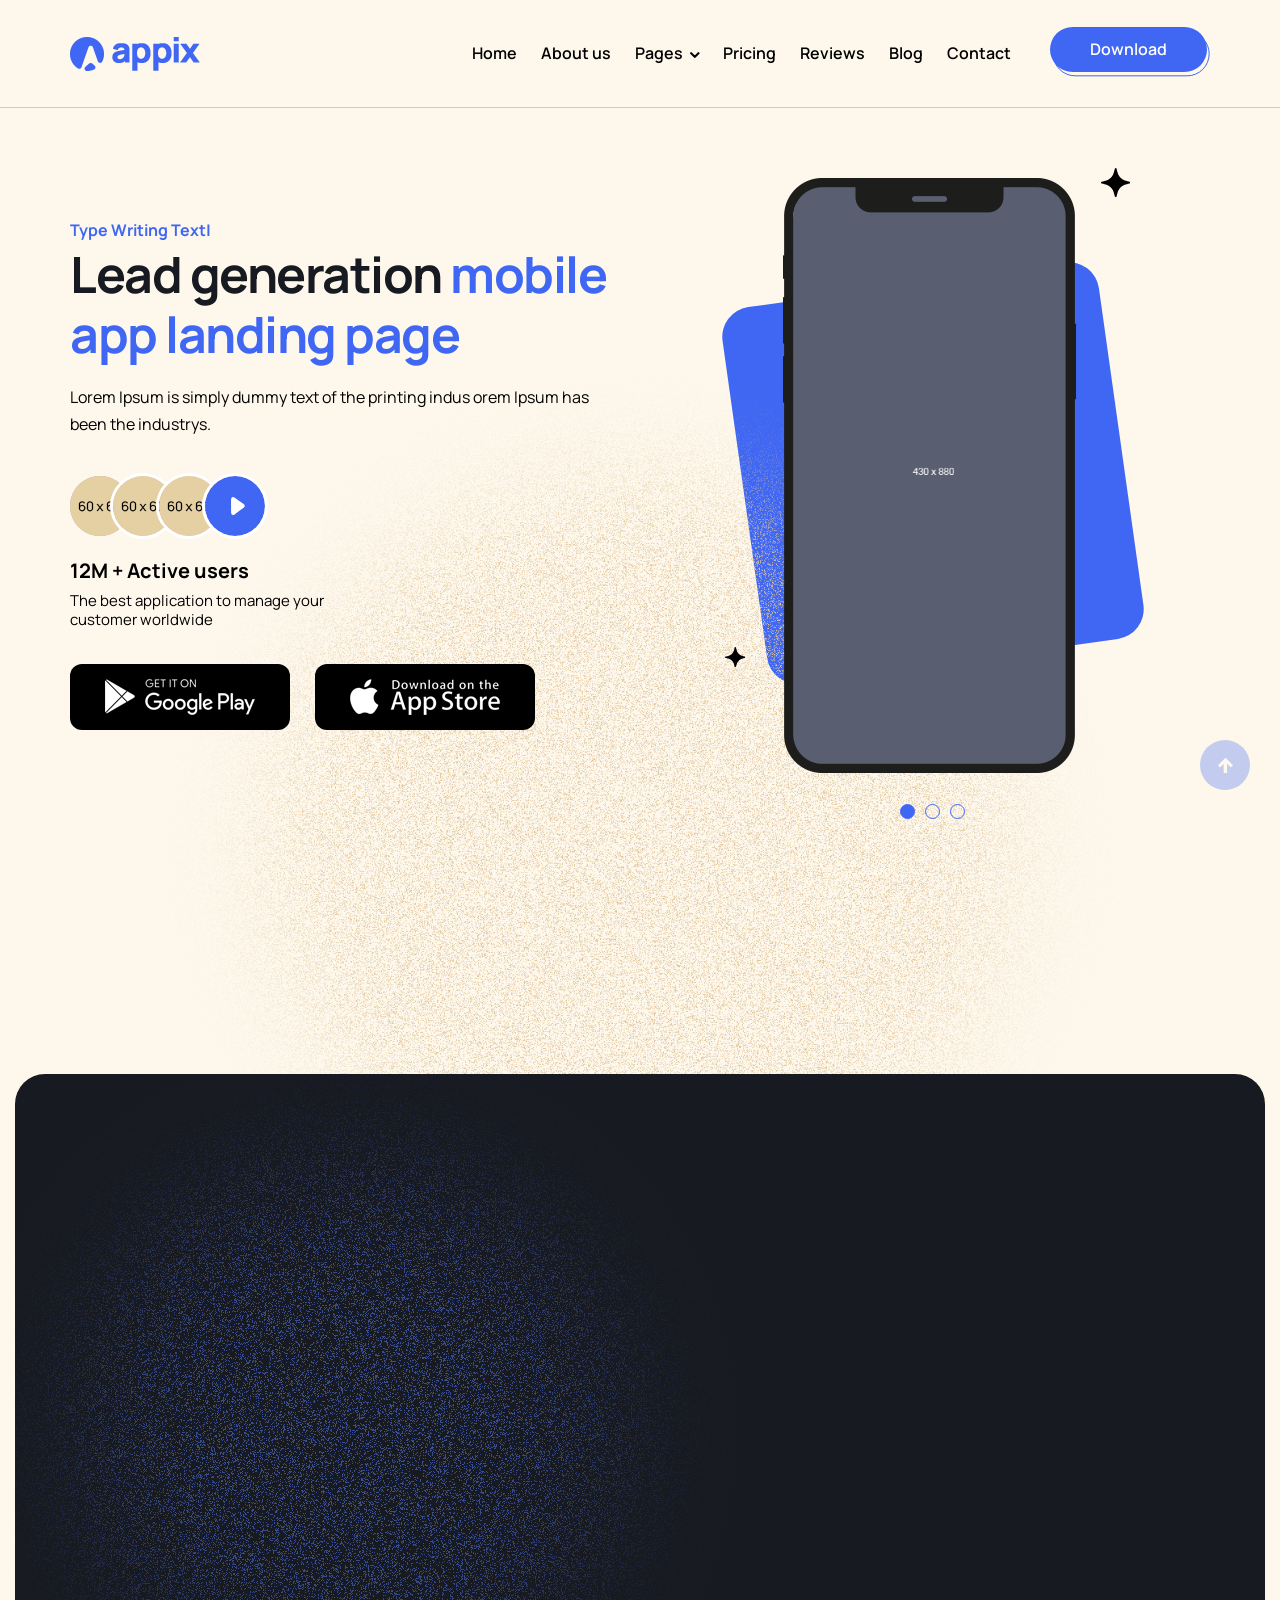
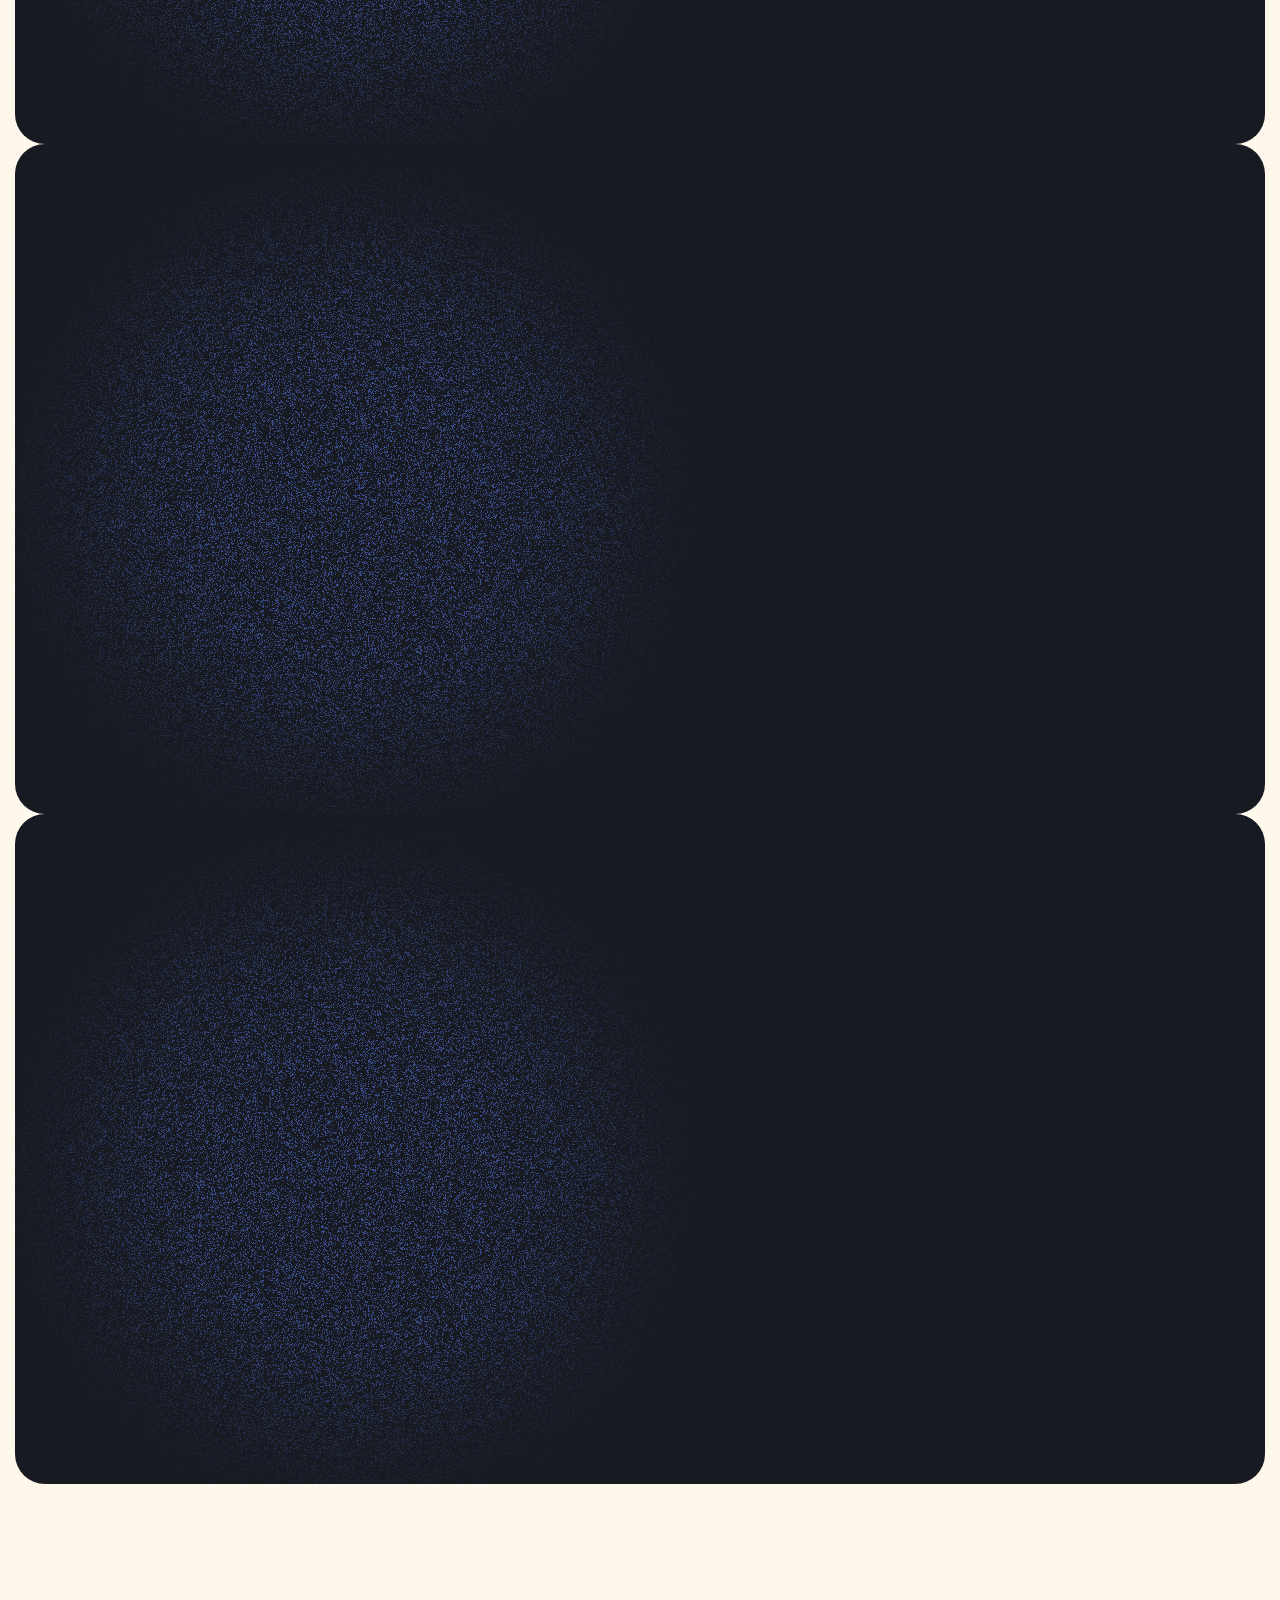
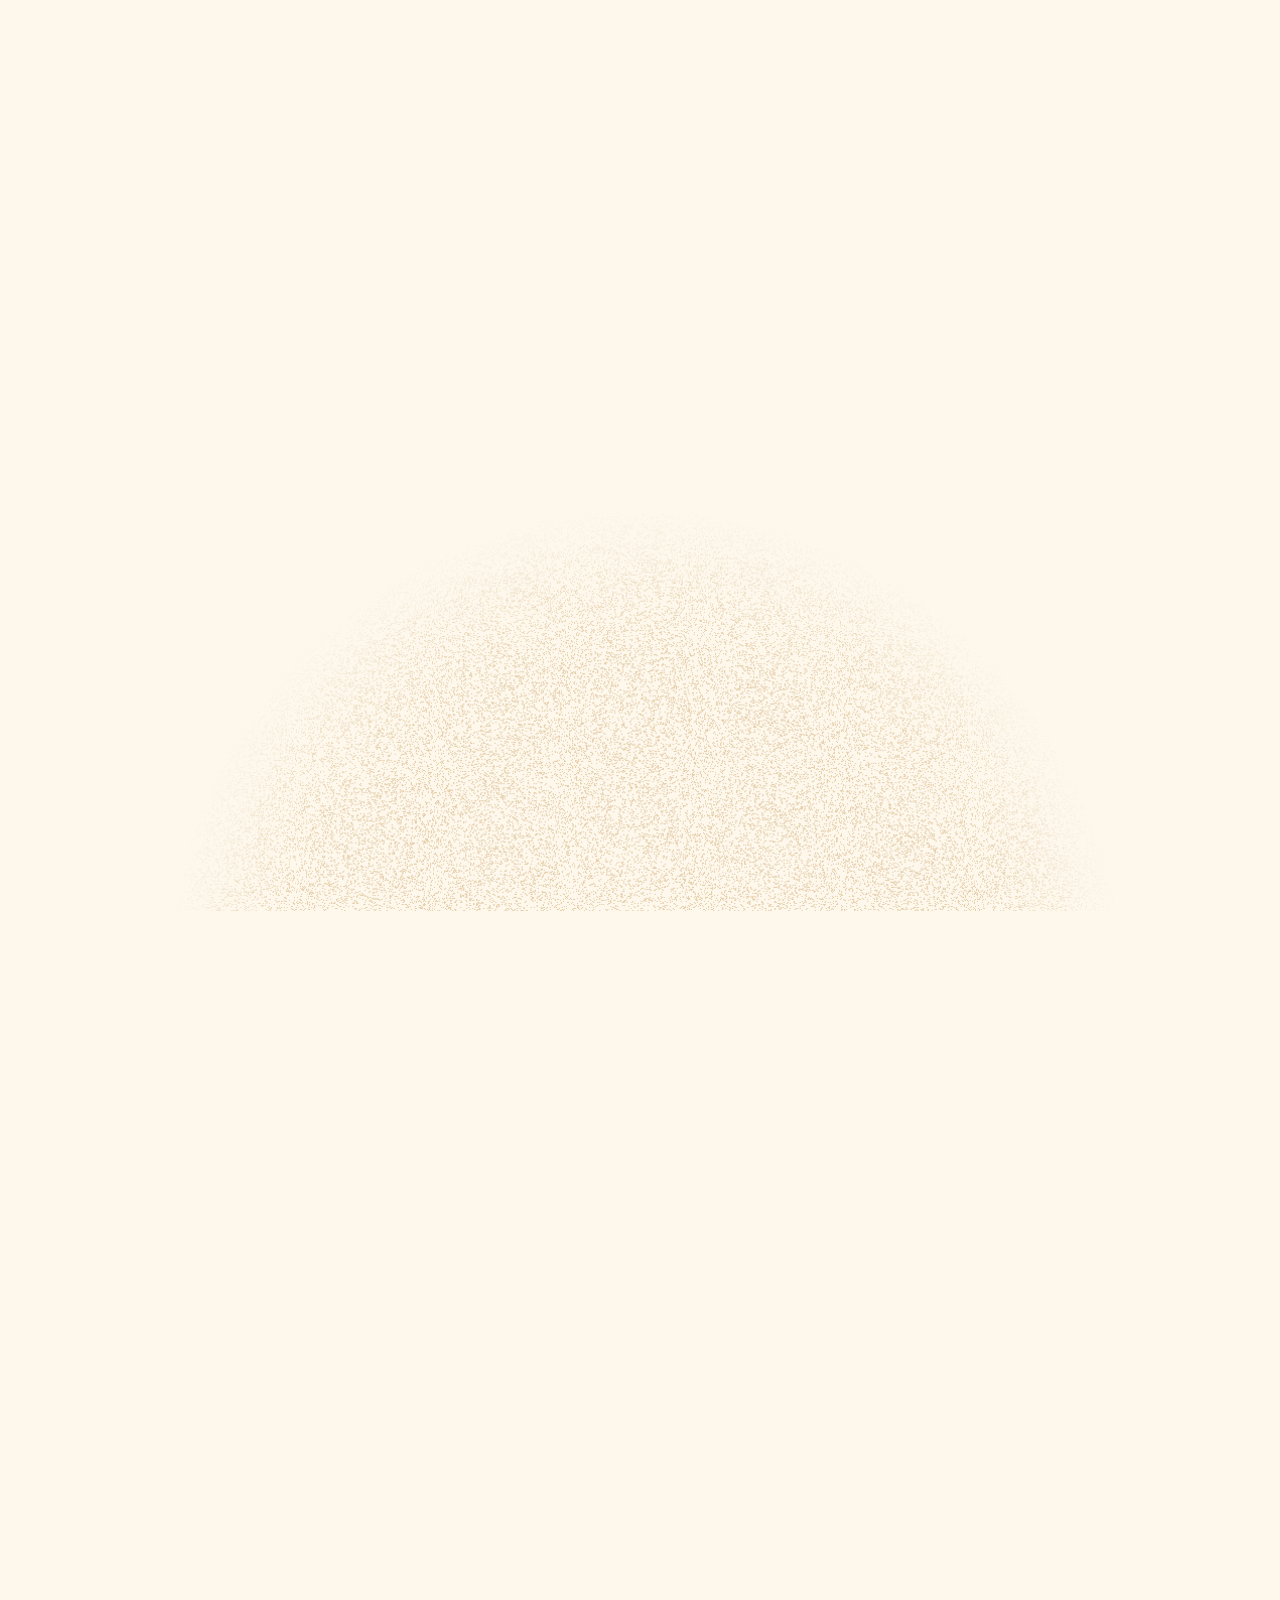
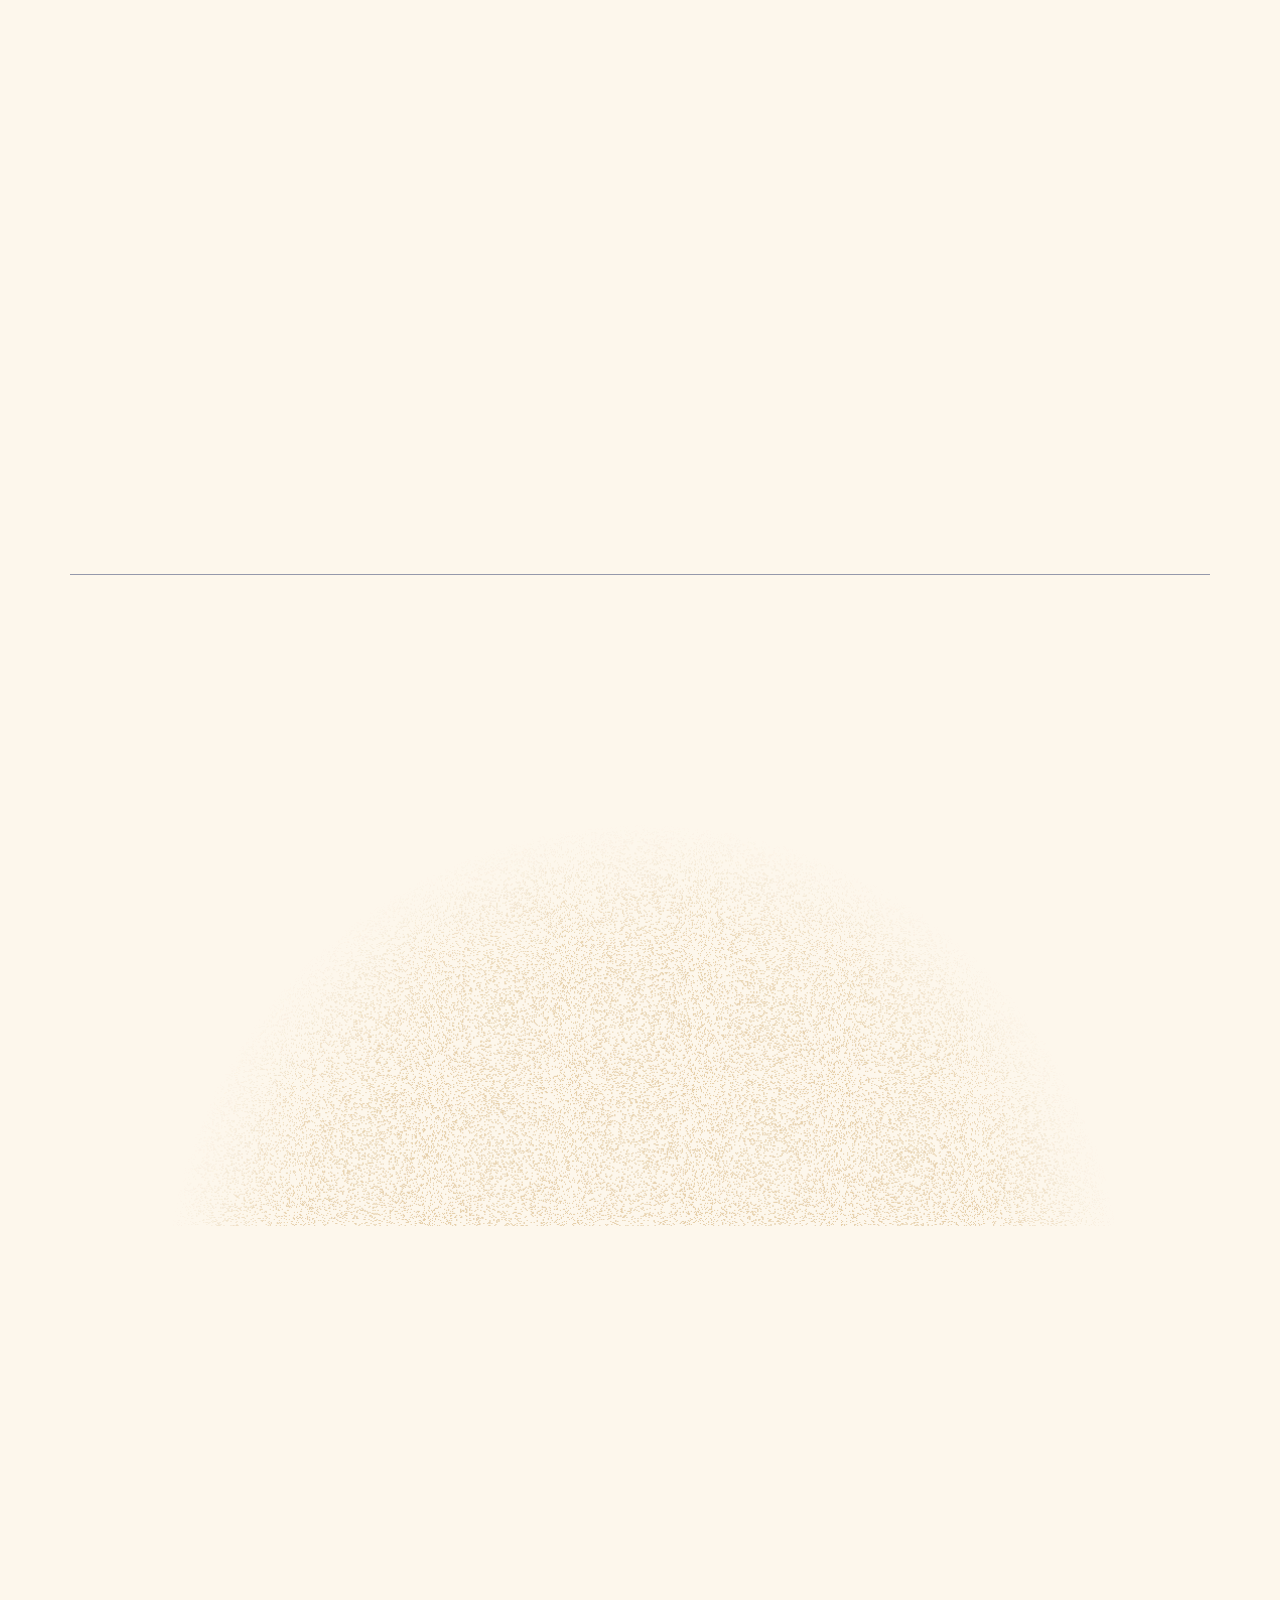
<file: index.html>
<!DOCTYPE html>
<html lang="en">

<head>

  <meta charset="UTF-8">
  <meta http-equiv="X-UA-Compatible" content="IE=edge">
  <meta name="viewport" content="width=device-width, initial-scale=1.0">
  <title>Appix</title>

  <!-- icofont-css-link -->
  <link rel="stylesheet" href="css/icofont.min.css">
  <!-- Owl-Carosal-Style-link -->
  <link rel="stylesheet" href="css/owl.carousel.min.css">
  <!-- Bootstrap-Style-link -->
  <link rel="stylesheet" href="css/bootstrap.min.css">
  <!-- Aos-Style-link -->
  <link rel="stylesheet" href="css/aos.css">
  <!-- Coustome-Style-link -->
  <link rel="stylesheet" href="css/style.css">
  <!-- Responsive-Style-link -->
  <link rel="stylesheet" href="css/responsive.css">
  <!-- Favicon -->
  <link rel="shortcut icon" href="images/favicon.png" type="image/x-icon">

</head>

<body>

  <!-- Preloader -->
  <div id="preloader">
    <div id="loader"></div>
  </div>

  <!-- Header Start -->
  <header>
    <!-- container start -->
    <div class="container">
      <!-- navigation bar -->
      <nav class="navbar navbar-expand-lg">
        <a class="navbar-brand" href="index.html">
          <img src="images/logo.png" alt="Logo">
        </a>
        <button class="navbar-toggler" type="button" data-toggle="collapse" data-target="#navbarSupportedContent"
          aria-controls="navbarSupportedContent" aria-expanded="false" aria-label="Toggle navigation">
          <span class="navbar-toggler-icon">
            <!-- <i class="icofont-navigation-menu ico_menu"></i> -->
            <span class="toggle-wrap">
              <span class="toggle-bar"></span>
            </span>
          </span>
        </button>

        <div class="collapse navbar-collapse" id="navbarSupportedContent">
          <ul class="navbar-nav ml-auto">
            <li class="nav-item active">
              <a class="nav-link" href="index.html">Home</a>
            </li>
            <li class="nav-item">
              <a class="nav-link" href="about.html">About us</a>
            </li>
            <!-- secondery menu start -->
            <li class="nav-item has_dropdown">
              <a class="nav-link" href="#">Pages</a>
              <span class="drp_btn"><i class="icofont-rounded-down"></i></span>
              <div class="sub_menu">
                <ul>
                  <li><a href="blog-list.html">Blog List</a></li>
                  <li><a href="blog-detail.html">Single Blog</a></li>
                  <li><a href="sign-in.html">Sign In</a></li>
                  <li><a href="sign-up.html">Sign Up</a></li>
                </ul>
              </div>
            </li>
            <!-- secondery menu end -->

            <li class="nav-item">
              <a class="nav-link" href="pricing.html">Pricing</a>
            </li>
            <li class="nav-item">
              <a class="nav-link" href="reviews.html">Reviews</a>
            </li>
            <li class="nav-item">
              <a class="nav-link" href="blog-list.html">Blog</a>
            </li>
            <li class="nav-item">
              <a class="nav-link" href="contact.html">Contact</a>
            </li>
            <li class="nav-item">
              <div class="btn_block">
                <a class="nav-link dark_btn" href="contact.html">Download</a>
                <div class="btn_bottom"></div>
              </div>
            </li>
          </ul>
        </div>
      </nav>
      <!-- navigation end -->
    </div>
    <!-- container end -->
  </header>

  <!-- Banner-Section-Start -->
  <section class="banner_section">
    <!-- container start -->
    <div class="container">
      <!-- row start -->
      <div class="row">
        <div class="col-lg-6 col-md-12" data-aos="fade-up" data-aos-duration="1500">
          <!-- banner text -->
          <div class="banner_text">
            <!-- typed text -->
            <div class="type-wrap">
              <!-- add static words/sentences here (i.e. text that you don't want to be removed)-->
              <span id="typed" style="white-space:pre;" class="typed">
              </span>
            </div>
            <!-- h1 -->
            <h1>Lead generation <span>mobile
                app landing page</span></h1>
            <!-- p -->
            <p>
              Lorem Ipsum is simply dummy text of the printing
              indus orem Ipsum has been the industrys.
            </p>
          </div>

          <!-- users -->
          <div class="used_app">
            <ul>
              <li><img src="images/banavt1.png" alt="image"></li>
              <li><img src="images/banavt2.png" alt="image"></li>
              <li><img src="images/banavt3.png" alt="image"></li>
              <li>
                <a href="#" class="popup-youtube play-button"
                  data-url="https://www.youtube.com/embed/tgbNymZ7vqY?autoplay=1&mute=1" data-toggle="modal" data-target="#myModal" title="XJj2PbenIsU"><img src="images/play.svg" alt="img"></a>
              </li>
            </ul>
            <h3>12M + Active users</h3>
            <p>The best application to manage your <br> customer worldwide</p>
          </div>

          <!-- app buttons -->
          <ul class="app_btn">
            <li>
              <a href="#">
                <img class="blue_img" src="images/googleplay.png" alt="image">
              </a>
            </li>
            <li>
              <a href="#">
                <img class="blue_img" src="images/appstorebtn.png" alt="image">
              </a>
            </li>
          </ul>
        </div>

        <!-- banner slides start -->
        <div class="col-lg-6 col-md-12" >
          <div class="banner_slider">
            <div class="left_icon">
              <img src="images/smallStar.png" alt="image">
            </div>
            <div class="right_icon">
              <img src="images/bigstar.png" alt="image">
            </div>
            <div id="frmae_slider" class="owl-carousel owl-theme">
              <div class="item">
                <div class="slider_img">
                  <img src="images/bannerScreen.png" alt="image">
                </div>
              </div>
              <div class="item">
                <div class="slider_img">
                  <img src="images/bannerScreen2.png" alt="image">
                </div>
              </div>
              <div class="item">
                <div class="slider_img">
                  <img src="images/bannerScreen3.png" alt="image">
                </div>
              </div>
            </div>
            <div class="slider_frame">
              <img src="images/iphonescren.png" alt="image">
            </div>
          </div>
        </div>
        <!-- banner slides end -->

      </div>
      <!-- row end -->
      <!-- Spin Diveder Start -->
      <div class="spinBlock" data-aos="fade-up" data-aos-duration="1500">
        <span class="star"><img src="images/smallStar.png" alt="image"></span>
        <div class="spin_box" id="scrollButton">
          <span class="downsign">
            <i class="icofont-long-arrow-down"></i>
          </span>
          <div class="spin-text">
            <img src="images/12mtext.png" alt="image">
          </div>
        </div>
        <span class="star"><img src="images/smallStar.png" alt="image"></span>
      </div>
      <!-- Spin Diveder End -->
    </div>
    <!-- container end -->
  </section>
  <!-- Banner-Section-end -->

  <!-- Task-App-Section-Start -->
  <section class="row_am task_app_section">
    <!-- Task Block start -->
    <div class="task_block">
      <div class="dotes_blue"><img src="images/blue_dotes.png" alt="image"></div>
      <!-- row start -->
      <div class="row">
        <div class="col-md-6">
          <!-- task images -->
          <div class="task_img" data-aos="fade-in" data-aos-duration="1500">
            <div class="frame_img">
              <img src="images/feature1a.png" alt="image">
            </div>
            <div class="screen_img">
              <img class="moving_animation" src="images/feature1b.png" alt="image">
            </div>
          </div>
        </div>
        <div class="col-md-6">
          <!-- task text -->
          <div class="task_text">
            <div class="section_title white_text" data-aos="fade-up" data-aos-duration="1500" data-aos-delay="100">
              <span class="title_badge">Unique Features</span>
              <span class="icon">
                <img src="images/feature-icon1.png" alt="image">
              </span>
              <!-- h2 -->
              <h2>Task creation and manage
                lorem ipsum dollar</h2>
              <!-- p -->
              <p>
                Lorem Ipsum is simply dummy text of the printing and
                setting indus orem Ipsum has been the industrys standard
                dummxt ever since the when an own printer
                took a galley of type and scrambled it to make.
                a type specimen book.
              </p>
            </div>
          </div>
        </div>
      </div>
      <!-- row end -->
    </div>
    <!-- Task Block end -->
    <!-- Task Block start -->
    <div class="task_block">
      <div class="dotes_blue"><img src="images/blue_dotes.png" alt="image"></div>
      <!-- row start -->
      <div class="row">
        <div class="col-md-6">
          <!-- task images -->
          <div class="task_img" data-aos="fade-in" data-aos-duration="1500">
            <div class="frame_img">
              <img src="images/feature2a.png" alt="image">
            </div>
            <div class="screen_img">
              <img class="moving_animation" src="images/feature2b.png" alt="image">
            </div>
          </div>
        </div>
        <div class="col-md-6">
          <!-- task text -->
          <div class="task_text">
            <div class="section_title white_text" data-aos="fade-up" data-aos-duration="1500" data-aos-delay="100">
              <span class="title_badge">Unique Features</span>
              <span class="icon">
                <img src="images/feature-icon2.png" alt="image">
              </span>
              <!-- h2 -->
              <h2>Client comunication for best results</h2>
              <!-- p -->
              <p>
                Lorem Ipsum is simply dummy text of the printing and
                setting indus orem Ipsum has been the industrys standard
                dummxt ever since the when an own printer
                took a galley of type and scrambled it to make.
                a type specimen book.
              </p>
            </div>
          </div>
        </div>
      </div>
      <!-- row end -->
    </div>
    <!-- Task Block end -->
    <!-- Task Block start -->
    <div class="task_block">
      <div class="dotes_blue"><img src="images/blue_dotes.png" alt="image"></div>
      <!-- row start -->
      <div class="row">
        <div class="col-md-6">
          <!-- task images -->
          <div class="task_img" data-aos="fade-in" data-aos-duration="1500">
            <div class="frame_img">
              <img src="images/feature3a.png" alt="image">
            </div>
            <div class="screen_img">
              <img class="moving_animation" src="images/feature3b.png" alt="image">
            </div>
          </div>
        </div>
        <div class="col-md-6">
          <!-- task text -->
          <div class="task_text">
            <div class="section_title white_text" data-aos="fade-up" data-aos-duration="1500" data-aos-delay="100">
              <span class="title_badge">Unique Features</span>
              <span class="icon">
                <img src="images/feature-icon3.png" alt="image">
              </span>
              <!-- h2 -->
              <h2>Live chat with Video Call</h2>
              <!-- p -->
              <p>
                Lorem Ipsum is simply dummy text of the printing and
                setting indus orem Ipsum has been the industrys standard
                dummxt ever since the when an own printer
                took a galley of type and scrambled it to make.
                a type specimen book.
              </p>
            </div>
          </div>
        </div>
      </div>
      <!-- row end -->
    </div>
    <!-- Task Block end -->
  </section>
  <!-- Task-App-Section-end -->

  <!-- Page Wraper -->
  <div class="page_wrapper">

    <!-- About Us Start-->
    <section class="about_section row_am">
      <div class="container">
        <div class="section_title" data-aos="fade-up" data-aos-duration="1500">
          <span class="title_badge mb-1">About us</span>
          <h2>Application with the best <img src="images/mobileicon.png" alt="image"> user <br>
            interface convert <span><img src="images/usericon.png" alt="image"> visitor</span> into <span><img
                src="images/magnet.png" alt="image"> leads</span></h2>
        </div>
        <div class="row">
          <div class="col-lg-4 col-md-6">
            <ul class="app_statstic" id="counter" data-aos="fade-in" data-aos-duration="1500">
              <li data-aos="fade-up" data-aos-duration="1500">
                <div class="text">
                  <p><span class="counter-value" data-count="17">0</span><span>M+</span></p>
                  <p>Download</p>
                </div>
              </li>
              <li data-aos="fade-up" data-aos-duration="1500">
                <div class="text">
                  <p><span class="counter-value" data-count="2300">1500</span><span>+</span></p>
                  <p>Reviews</p>
                </div>
              </li>
              <li data-aos="fade-up" data-aos-duration="1500">
                <div class="text">
                  <p><span class="counter-value" data-count="150">0</span><span>+</span></p>
                  <p>Countries</p>
                </div>
              </li>
              <li data-aos="fade-up" data-aos-duration="1500">
                <div class="text">
                  <p><span class="counter-value" data-count="08">0 </span><span>M+</span></p>
                  <p>Followers</p>
                </div>
              </li>
            </ul>
          </div>
          <div class="col-lg-4 col-md-6">
            <div class="abtImg text-center" data-aos="fade-up" data-aos-duration="1500">
              <img src="images/appscreen.png" alt="image">
            </div>
          </div>
          <div class="col-lg-4">
            <p data-aos="fade-up" data-aos-duration="1500">Lorem Ipsum is simply dummy text of the printing and
              typesetting industry lorem Ipsum has been the
              industrys standard dummy text ever since the when an unknown
              printer took a galley of type and scrambled
              it to make a type specimen book.</p>
            <div class="video_block" data-aos="fade-up" data-aos-duration="1500">
              <img class="thumbnil" src="images/applicationvideothumb.png" alt="image">
              <div class="playBtn">
                <a href="#" class="popup-youtube play-button play_icon"
                  data-url="https://www.youtube.com/embed/tgbNymZ7vqY?autoplay=1&mute=1" data-toggle="modal" data-target="#myModal" title="XJj2PbenIsU"><img src="images/play_white.svg" alt="img"></a>
                <img class="spin_text" src="images/playvideotext.png" alt="image">
              </div>
            </div>
            <div class="btn_block" data-aos="fade-up" data-aos-duration="1500">
              <a href="#" class="btn puprple_btn ml-0">START FREE TRIAL</a>
              <div class="btn_bottom"></div>
            </div>
          </div>
        </div>
      </div>
    </section>
    <!-- About Us End -->

    <!-- Text List flow Section Start -->
    <div class="text_list_section row_am" data-aos="fade-in" data-aos-duration="1500">
      <div class="container">
        <span class="title_badge down_fix">Why choose our app</span>
      </div>
      <div class="slider_block">
        <div class="owl-carousel owl-theme" id="text_list_flow">
          <div class="item">
            <div class="text_block">
              <span>Multiple campaigns </span>
              <span class="mark_star">•</span>
            </div>
          </div>
          <div class="item">
            <div class="text_block">
              <span>User friendly</span>
              <span class="mark_star">•</span>
            </div>
          </div>
          <div class="item">
            <div class="text_block">
              <span>Advanced analytics </span>
              <span class="mark_star">•</span>
            </div>
          </div>
          <div class="item">
            <div class="text_block">
              <span> Task management</span>
              <span class="mark_star">•</span>
            </div>
          </div>
          <div class="item">
            <div class="text_block">
              <span> Event Scheduler</span>
              <span class="mark_star">•</span>
            </div>
          </div>
          <div class="item">
            <div class="text_block">
              <span> Group Video Calls</span>
              <span class="mark_star">•</span>
            </div>
          </div>
          <div class="item">
            <div class="text_block">
              <span>Live Chat</span>
              <span class="mark_star">•</span>
            </div>
          </div>
          <div class="item">
            <div class="text_block">
              <span>Activity Streem</span>
              <span class="mark_star">•</span>
            </div>
          </div>
        </div>
      </div>
    </div>
    <!-- Text List flow Section End -->

    <!-- Service Section Start -->
    <section class="row_am service_section">
      <div class="container">
        <div class="section_title" data-aos="fade-up" data-aos-duration="1500">
          <span class="title_badge mb-1">Services</span>
          <h2>Premium <span>services</span> of <br>
            our application</h2>
        </div>
        <div class="row service_blocks">
          <div class="col-md-6">
            <div class="service_text" data-aos="fade-up" data-aos-duration="1500">
              <div class="service_badge"><i class="icofont-tasks-alt"></i>
                <span>Task Manage</span>
              </div>
              <h2><span>Task creation</span> & manage <br>
                lorem ipsum dollar</h2>
              <p>Lorem Ipsum is simply dummy text of the printing and typtting
                industry lorem Ipsum has been the
                industrys standard dummy text ever since.</p>
              <ul class="listing_block">
                <li>
                  <div class="icon">
                    <span><i class="icofont-ui-check"></i></span>
                  </div>
                  <div class="text">
                    <h3>Automate all task</h3>
                    <p>Lorem Ipsum is simply dummy text of the printing and
                      setting industry.</p>
                  </div>
                </li>
                <li>
                  <div class="icon">
                    <span><i class="icofont-ui-check"></i></span>
                  </div>
                  <div class="text">
                    <h3>Get notify lorem</h3>
                    <p>Dummy text of the printing and typesetting industry
                      lorem Ipsum has been the.</p>
                  </div>
                </li>
              </ul>
              <div class="btn_block">
                <a href="#" class="btn puprple_btn ml-0">Start Free Trial</a>
                <div class="btn_bottom"></div>
              </div>
            </div>
          </div>
          <div class="col-md-6">
            <div class="img" data-aos="fade-up" data-aos-duration="1500">
              <img src="images/service1.png" alt="image">
            </div>
          </div>
        </div>
        <div class="row service_blocks flex-row-reverse">
          <div class="col-md-6">
            <div class="service_text right_side" data-aos="fade-up" data-aos-duration="1500">
              <div class="service_badge"><i class="icofont-ui-clock"></i>
                <span>Schedule Meeting</span>
              </div>
              <h2><span>Manage project</span> and
                track lorem</h2>
              <p>Lorem Ipsum is simply dummy text of the printing and
                typesetting industry lorem Ipsum has been the
                industrys standard dummy.</p>
              <ul class="feature_list">
                <li>
                  <div class="icon">
                    <span><i class="icofont-check-circled"></i></span>
                  </div>
                  <div class="text">
                    <p>Lorem Ipsum is simply dummy text</p>
                  </div>
                </li>
                <li>
                  <div class="icon">
                    <span><i class="icofont-check-circled"></i></span>
                  </div>
                  <div class="text">
                    <p>The printing and typesetting industry lorem</p>
                  </div>
                </li>
                <li>
                  <div class="icon">
                    <span><i class="icofont-check-circled"></i></span>
                  </div>
                  <div class="text">
                    <p>Has been the industrys dummy</p>
                  </div>
                </li>
              </ul>
              <div class="btn_block">
                <a href="#" class="btn puprple_btn ml-0">Start Free Trial</a>
                <div class="btn_bottom"></div>
              </div>
            </div>
          </div>
          <div class="col-md-6">
            <div class="img" data-aos="fade-up" data-aos-duration="1500">
              <img src="images/service2.png" alt="image">
            </div>
          </div>
        </div>
        <div class="row service_blocks">
          <div class="col-md-6">
            <div class="service_text" data-aos="fade-up" data-aos-duration="1500">
              <div class="service_badge"><i class="icofont-list"></i> <span>History</span></div>
              <h2><span>Task creation</span> & manage
                lorem ipsum dollar</h2>
              <p>Lorem Ipsum is simply dummy text of the printing and typtting
                industry lorem Ipsum has been the
                industrys standard dummy text ever since.</p>
              <ul class="feature_list">
                <li>
                  <div class="icon">
                    <span><i class="icofont-check-circled"></i></span>
                  </div>
                  <div class="text">
                    <p>Lorem Ipsum is simply dummy text</p>
                  </div>
                </li>
                <li>
                  <div class="icon">
                    <span><i class="icofont-check-circled"></i></span>
                  </div>
                  <div class="text">
                    <p>The printing and typesetting industry lorem</p>
                  </div>
                </li>
                <li>
                  <div class="icon">
                    <span><i class="icofont-check-circled"></i></span>
                  </div>
                  <div class="text">
                    <p>Has been the industrys dummy</p>
                  </div>
                </li>
              </ul>
              <div class="btn_block">
                <a href="#" class="btn puprple_btn ml-0">Start Free Trial</a>
                <div class="btn_bottom"></div>
              </div>
            </div>
          </div>
          <div class="col-md-6">
            <div class="img" data-aos="fade-up" data-aos-duration="1500">
              <img src="images/service3.png" alt="image">
            </div>
          </div>
        </div>
      </div>
    </section>
    <!-- Service Section End -->

    <!-- How It Work Section Start -->
    <section class="how_it_section white_text">
      <div class="how_it_inner" data-aos="fade-in" data-aos-duration="1500">
        <div class="dotes_blue"><img src="images/blue_dotes.png" alt="image"></div>
        <div class="container">
          <div class="section_title" data-aos="fade-up" data-aos-duration="1500">
            <span class="title_badge">Quick & easy</span>
            <h2>How it works in 3 steps</h2>
          </div>
          <div class="row">
            <div class="col-md-4">
              <div class="steps_block step_border" data-aos="fade-up" data-aos-duration="1500">
                <div class="steps">
                  <div class="icon">
                    <img src="images/howstep1.png" alt="image">
                  </div>
                  <div class="text">
                    <h3>Download app</h3>
                    <ul class="social">
                      <li><a href="#"><i class="icofont-brand-android-robot"></i></a></li>
                      <li><a href="#"><i class="icofont-brand-apple"></i></a></li>
                      <li><a href="#"><i class="icofont-brand-windows"></i></a></li>
                    </ul>
                    <p>Download App. It will work for <br> Android, Mac &
                      Windows</p>
                  </div>
                </div>
                <span class="step">01</span>
              </div>
            </div>
            <div class="col-md-4">
              <div class="steps_block step_border" data-aos="fade-up" data-aos-duration="1500">
                <div class="steps">
                  <div class="icon">
                    <img src="images/howstep2.png" alt="image">
                  </div>
                  <div class="text">
                    <h3>Create account</h3>
                    <span class="tag_text">Free for 14 days</span>
                    <p>Our app is FREE for 14 days, Sign up free <br> for
                      trial
                      period</p>
                  </div>
                </div>
                <span class="step">02</span>
              </div>
            </div>
            <div class="col-md-4">
              <div class="steps_block" data-aos="fade-up" data-aos-duration="1500">
                <div class="steps">
                  <div class="icon">
                    <img src="images/howstep3.png" alt="image">
                  </div>
                  <div class="text">
                    <h3>Enjoy the app</h3>
                    <span class="tag_text">Read FAQs for any query</span>
                    <p>Enjoy our app & share <br> most amazing app experience</p>
                  </div>
                </div>
                <span class="step">03</span>
              </div>
            </div>
          </div>
          <div class="text-center">
            <div class="btn_block">
              <a href="#" class="btn puprple_btn ml-0">Get started now</a>
              <div class="btn_bottom"></div>
            </div>
          </div>
        </div>
      </div>
    </section>
    <!-- How It Work Section End -->
  </div>
  <!-- Wraper End -->

  <!-- Positive Reviews Section Start -->
  <section class="review_section row_am">
    <div class="container">
      <div class="positive_inner">
        <div class="row">
          <div class="col-md-6 sticky-top">
            <div class="sidebar_text" data-aos="fade-up" data-aos-duration="1500">
              <div class="section_title text-left">
                <span class="title_badge">Reviews</span>
                <h2><span>Positive reviews </span> <br>
                  of our clients</h2>
              </div>
              <div class="google_rating">
                <div class="star">
                  <span><i class="icofont-star"></i></span>
                  <span><i class="icofont-star"></i></span>
                  <span><i class="icofont-star"></i></span>
                  <span><i class="icofont-star"></i></span>
                  <span><i class="icofont-star"></i></span>
                </div>
                <p>4.5/5.0 Rated on <img class="img-fluid" src="images/google.png" alt="image"></p>
              </div>
              <div class="user_review">
                <p>1399 <a href="#">Total user reviews <i class="icofont-arrow-right"></i></a></p>
              </div>
              <div class="smiley_icon"><img src="images/smily.png" alt="image"></div>
            </div>
          </div>
          <div class="col-md-6">
            <div class="review_side">
              <div class="review_block" data-aos="fade-up" data-aos-duration="1500">
                <div class="coustomer_info">
                  <div class="avtar">
                    <img src="images/review1.png" alt="image">
                    <div class="text">
                      <h3>Willium Joy</h3>
                      <span>Smartbrain Tech</span>
                    </div>
                  </div>
                  <div class="star">
                    <span><i class="icofont-star"></i></span>
                    <span><i class="icofont-star"></i></span>
                    <span><i class="icofont-star"></i></span>
                    <span><i class="icofont-star"></i></span>
                    <span><i class="icofont-star"></i></span>
                  </div>
                </div>
                <p>Lorem ipsum dolor sit amet consectetur adipisicing elit.
                  Sapiente culpa, dolores ullam
                  laudantium deleniti ipsa qui saepe voluptatum nam pariatur?
                  Lorem ipsum dolor sit amet
                  consectetur adipisicing elit. Neque, totam.</p>
              </div>
              <div class="review_block" data-aos="fade-up" data-aos-duration="1500">
                <div class="coustomer_info">
                  <div class="avtar">
                    <img src="images/review2..png" alt="image">
                    <div class="text">
                      <h3>John Due</h3>
                      <span>Corporate Agency</span>
                    </div>
                  </div>
                  <div class="star">
                    <span><i class="icofont-star"></i></span>
                    <span><i class="icofont-star"></i></span>
                    <span><i class="icofont-star"></i></span>
                    <span><i class="icofont-star"></i></span>
                    <span><i class="icofont-star"></i></span>
                  </div>
                </div>
                <p>Lorem ipsum dolor sit amet consectetur adipisicing elit.
                  Sapiente culpa, dolores ullam
                  laudantium deleniti ipsa qui saepe voluptatum nam pariatur?
                  Lorem ipsum dolor sit amet
                  consectetur adipisicing elit. Pariatur et, nemo distinctio
                  eum
                  omnis quam!</p>
              </div>
              <div class="review_block" data-aos="fade-up" data-aos-duration="1500">
                <div class="coustomer_info">
                  <div class="avtar">
                    <img src="images/review3..png" alt="image">
                    <div class="text">
                      <h3>Maria</h3>
                      <span>Company Inc</span>
                    </div>
                  </div>
                  <div class="star">
                    <span><i class="icofont-star"></i></span>
                    <span><i class="icofont-star"></i></span>
                    <span><i class="icofont-star"></i></span>
                    <span><i class="icofont-star"></i></span>
                    <span><i class="icofont-star"></i></span>
                  </div>
                </div>
                <p>Lorem ipsum dolor sit amet consectetur adipisicing elit.
                  Sapiente culpa, dolores ullam
                  laudantium deleniti ipsa qui saepe voluptatum nam pariatur?
                  Lorem ipsum dolor sit amet
                  consectetur adipisicing elit. Pariatur et, nemo distinctio
                  eum
                  omnis quam!</p>
              </div>
            </div>
          </div>
        </div>
      </div>
    </div>
  </section>
  <!-- Positive Reviews Section End -->

  <!-- Page Wraper -->
  <div class="page_wrapper">

    <!-- Our Client -->
    <section class="row_am our_client">
      <div class="container">
        <div class="section_title" data-aos="fade-up" data-aos-duration="1500">
          <span class="title_badge">Our clients</span>
          <h2>
            <span class="d-block">3500+ companies</span>
            using our applicaion
          </h2>
        </div>
        <!-- Our Client List -->
        <ul class="client_list">
          <li>
            <div class="client_logo" data-aos="fade-up" data-aos-duration="1500">
              <img src="images/paypal.png" alt="image">
            </div>
          </li>
          <li>
            <div class="client_logo" data-aos="fade-up" data-aos-duration="1500">
              <img src="images/spoty.png" alt="image">
            </div>
          </li>
          <li>
            <div class="client_logo" data-aos="fade-up" data-aos-duration="1500">
              <img src="images/shopboat.png" alt="image">
            </div>
          </li>
          <li>
            <div class="client_logo" data-aos="fade-up" data-aos-duration="1500">
              <img src="images/slack.png" alt="image">
            </div>
          </li>
          <li>
            <div class="client_logo" data-aos="fade-up" data-aos-duration="1500">
              <img src="images/envato.png" alt="image">
            </div>
          </li>
          <li>
            <div class="client_logo" data-aos="fade-up" data-aos-duration="1500">
              <img src="images/jquery.png" alt="image">
            </div>
          </li>
          <li>
            <div class="client_logo" data-aos="fade-up" data-aos-duration="1500">
              <img src="images/woocommerce.png" alt="image">
            </div>
          </li>
          <li>
            <div class="client_logo" data-aos="fade-up" data-aos-duration="1500">
              <img src="images/themeforest.png" alt="image">
            </div>
          </li>
        </ul>
      </div>
    </section>

    <!-- Pricing-Section -->
    <section class="row_am pricing_section white_text" data-aos="fade-in" data-aos-duration="1500">
      <div class="pricing_inner">
        <!-- container start -->
        <div class="container">
          <div class="dotes_blue"><img src="images/blue_dotes.png" alt="image"></div>
          <div class="section_title" data-aos="fade-up" data-aos-duration="1500" data-aos-delay="300">
            <span class="title_badge">Pricing</span>
            <h2>Choose your plan</h2>
          </div>

          <!-- Pricing Table Tabs -->
          <ul class="nav nav-tabs" id="myTab" role="tablist" data-aos="fade-up" data-aos-duration="1500">
            <li class="nav-item" role="presentation">
              <button class="nav-link active" id="monthly-tab" data-toggle="tab" data-target="#monthly" type="button"
                role="tab" aria-controls="monthly" aria-selected="true">Monthly</button>
            </li>
            <li class="nav-item" role="presentation">
              <button class="nav-link" id="yearly-tab" data-toggle="tab" data-target="#yearly" type="button" role="tab"
                aria-controls="yearly" aria-selected="false">Yearly</button>
            </li>
          </ul>

          <!-- Tabing Details -->
          <div class="tab-content" id="myTabContent">
            <div class="tab-pane fade show active" id="monthly" role="tabpanel" aria-labelledby="monthly-tab">
              <!-- pricing box  monthly start -->
              <div class="pricing_pannel">
                <div class="row">
                  <div class="col-md-4">
                    <div class="pannel_block" data-aos="fade-up" data-aos-duration="1500">
                      <div class="heading">
                        <h3>Free</h3>
                        <span>For single users</span>
                      </div>
                      <div class="pricing">
                        <h3>$15 <span>/month</span></h3>
                      </div>
                      <ul class="features">
                        <li>
                          <span class="icon"><i class="icofont-check-circled"></i></span>
                          <p>Up to 15 GB cloud storage</p>
                        </li>
                        <li>
                          <span class="icon"><i class="icofont-check-circled"></i></span>
                          <p>30 day chat history</p>
                        </li>
                        <li>
                          <span class="icon"><i class="icofont-close-circled"></i></span>
                          <p>Data security</p>
                        </li>
                        <li>
                          <span class="icon"><i class="icofont-close-circled"></i></span>
                          <p>5 People access</p>
                        </li>
                        <li>
                          <span class="icon"><i class="icofont-close-circled"></i></span>
                          <p>24/7 Support</p>
                        </li>
                      </ul>
                      <div class="btn_block">
                        <a href="#" class="btn puprple_btn ml-0">Choose Plan</a>
                        <div class="btn_bottom"></div>
                      </div>
                    </div>
                  </div>
                  <div class="col-md-4">
                    <div class="pannel_block highlited_block" data-aos="fade-up" data-aos-duration="1500">
                      <div class="heading">
                        <h3>Premium</h3>
                        <span>For agencies</span>
                        <span class="offer">Save 50%</span>
                      </div>
                      <div class="pricing">
                        <h3>$45 <span>/month</span></h3>
                      </div>
                      <ul class="features">
                        <li>
                          <span class="icon"><i class="icofont-check-circled"></i></span>
                          <p>Up to 15 GB cloud storage</p>
                        </li>
                        <li>
                          <span class="icon"><i class="icofont-check-circled"></i></span>
                          <p>30 day chat history</p>
                        </li>
                        <li>
                          <span class="icon"><i class="icofont-check-circled"></i></span>
                          <p>Data security</p>
                        </li>
                        <li>
                          <span class="icon"><i class="icofont-check-circled"></i></span>
                          <p>5 People access</p>
                        </li>
                        <li>
                          <span class="icon"><i class="icofont-check-circled"></i></span>
                          <p>24/7 Support</p>
                        </li>
                      </ul>
                      <div class="btn_block white_btn">
                        <a href="#" class="btn puprple_btn ml-0">Choose Plan</a>
                        <div class="btn_bottom"></div>
                      </div>
                    </div>
                  </div>
                  <div class="col-md-4">
                    <div class="pannel_block" data-aos="fade-up" data-aos-duration="1500">
                      <div class="heading">
                        <h3>Standard</h3>
                        <span>For team</span>
                      </div>
                      <div class="pricing">
                        <h3>$30 <span>/month</span></h3>
                      </div>
                      <ul class="features">
                        <li>
                          <span class="icon"><i class="icofont-check-circled"></i></span>
                          <p>Up to 15 GB cloud storage</p>
                        </li>
                        <li>
                          <span class="icon"><i class="icofont-check-circled"></i></span>
                          <p>30 day chat history</p>
                        </li>
                        <li>
                          <span class="icon"><i class="icofont-check-circled"></i></span>
                          <p>Data security</p>
                        </li>
                        <li>
                          <span class="icon"><i class="icofont-close-circled"></i></span>
                          <p>5 People access</p>
                        </li>
                        <li>
                          <span class="icon"><i class="icofont-close-circled"></i></span>
                          <p>24/7 Support</p>
                        </li>
                      </ul>
                      <div class="btn_block">
                        <a href="#" class="btn puprple_btn ml-0">Choose Plan</a>
                        <div class="btn_bottom"></div>
                      </div>
                    </div>
                  </div>
                </div>
              </div>
            </div>

            <!-- pricing box monthly end -->
            <!-- pricing box yearly start -->
            <div class="tab-pane fade" id="yearly" role="tabpanel" aria-labelledby="yearly-tab">
              <div class="row">
                <div class="col-md-4">
                  <div class="pannel_block">
                    <div class="heading">
                      <h3>Free</h3>
                      <span>For single users</span>
                    </div>
                    <div class="pricing">
                      <h3>$99 <span>/month</span></h3>
                    </div>
                    <ul class="features">
                      <li>
                        <span class="icon"><i class="icofont-check-circled"></i></span>
                        <p>Up to 15 GB cloud storage</p>
                      </li>
                      <li>
                        <span class="icon"><i class="icofont-check-circled"></i></span>
                        <p>30 day chat history</p>
                      </li>
                      <li>
                        <span class="icon"><i class="icofont-close-circled"></i></span>
                        <p>Data security</p>
                      </li>
                      <li>
                        <span class="icon"><i class="icofont-close-circled"></i></span>
                        <p>5 People access</p>
                      </li>
                      <li>
                        <span class="icon"><i class="icofont-close-circled"></i></span>
                        <p>24/7 Support</p>
                      </li>
                    </ul>
                    <a href="#" class="btn puprple_btn ml-0">Choose Plan</a>
                  </div>
                </div>
                <div class="col-md-4">
                  <div class="pannel_block highlited_block">
                    <div class="heading">
                      <h3>Premium</h3>
                      <span>For agencies</span>
                      <span class="offer">Save 50%</span>
                    </div>
                    <div class="pricing">
                      <h3>$399 <span>/month</span></h3>
                    </div>
                    <ul class="features">
                      <li>
                        <span class="icon"><i class="icofont-check-circled"></i></span>
                        <p>Up to 15 GB cloud storage</p>
                      </li>
                      <li>
                        <span class="icon"><i class="icofont-check-circled"></i></span>
                        <p>30 day chat history</p>
                      </li>
                      <li>
                        <span class="icon"><i class="icofont-check-circled"></i></span>
                        <p>Data security</p>
                      </li>
                      <li>
                        <span class="icon"><i class="icofont-check-circled"></i></span>
                        <p>5 People access</p>
                      </li>
                      <li>
                        <span class="icon"><i class="icofont-check-circled"></i></span>
                        <p>24/7 Support</p>
                      </li>
                    </ul>
                    <div class="btn_block white_btn">
                      <a href="#" class="btn puprple_btn ml-0">Choose Plan</a>
                      <div class="btn_bottom"></div>
                    </div>
                  </div>
                </div>
                <div class="col-md-4">
                  <div class="pannel_block">
                    <div class="heading">
                      <h3>Standard</h3>
                      <span>For team</span>
                    </div>
                    <div class="pricing">
                      <h3>$299 <span>/month</span></h3>
                    </div>
                    <ul class="features">
                      <li>
                        <span class="icon"><i class="icofont-check-circled"></i></span>
                        <p>Up to 15 GB cloud storage</p>
                      </li>
                      <li>
                        <span class="icon"><i class="icofont-check-circled"></i></span>
                        <p>30 day chat history</p>
                      </li>
                      <li>
                        <span class="icon"><i class="icofont-check-circled"></i></span>
                        <p>Data security</p>
                      </li>
                      <li>
                        <span class="icon"><i class="icofont-close-circled"></i></span>
                        <p>5 People access</p>
                      </li>
                      <li>
                        <span class="icon"><i class="icofont-close-circled"></i></span>
                        <p>24/7 Support</p>
                      </li>
                    </ul>
                    <a href="#" class="btn puprple_btn ml-0">Choose Plan</a>
                  </div>
                </div>
              </div>
            </div>
            <!-- pricing box yearly end -->

            <p class="contact_text text-center" data-aos="fade-up" data-aos-duration="1500">Not
              sure what to choose ? <a href="#">contact us</a> for custom packages</p>
          </div>
        </div>
      </div>
      <!-- container start end -->
    </section>
    <!-- Pricing-Section end -->

    <!-- Beautifull-interface-Section start -->
    <section class="row_am interface_section">
      <!-- container start -->
      <div class="container-fluid">
        <div class="section_title" data-aos="fade-up" data-aos-duration="1500" data-aos-delay="300">
          <span class="title_badge">App screens</span>
          <h2>Userfriendly <span>interface</span> design</h2>
        </div>

        <!-- screen slider start -->
        <div class="screen_slider" data-aos="fade-up" data-aos-duration="1500">
          <div id="screen_slider" class="owl-carousel owl-theme">
            <div class="item">
              <div class="screen_frame_img">
                <img src="images/intrscrn1.png" alt="image">
              </div>
            </div>
            <div class="item">
              <div class="screen_frame_img">
                <img src="images/intrscrn2.png" alt="image">
              </div>
            </div>
            <div class="item">
              <div class="screen_frame_img">
                <img src="images/intrscrn3.png" alt="image">
              </div>
            </div>
            <div class="item">
              <div class="screen_frame_img">
                <img src="images/intrscrn4.png" alt="image">
              </div>
            </div>
            <div class="item">
              <div class="screen_frame_img">
                <img src="images/intrscrn5.png" alt="image">
              </div>
            </div>
            <div class="item">
              <div class="screen_frame_img">
                <img src="images/intrscrn2.png" alt="image">
              </div>
            </div>
          </div>
        </div>
        <!-- screen slider end -->
      </div>
      <!-- container end -->
    </section>
    <!-- Beautifull-interface-Section end -->

    <!-- Text List flow Section Start -->
    <div class="text_list_section row_am downaload_section" data-aos="fade-in" data-aos-duration="1500">
      <div class="container">
        <div class="yellow_dotes">
          <img src="images/yellow_dotes.png" alt="image">
        </div>
        <div class="center_screen">
          <div class="img">
            <img src="images/downloadScreen.png" alt="image">
          </div>
          <!-- app buttons -->
          <ul class="app_btn">
            <li>
              <a href="#">
                <img class="blue_img" src="images/googleplay.png" alt="image">
              </a>
            </li>
            <li>
              <a href="#">
                <img class="blue_img" src="images/appstorebtn.png" alt="image">
              </a>
            </li>
          </ul>
        </div>
      </div>
      <div class="background_slider">
        <div class="dowanload_slider">
          <div class="downlist">
            <div class="text_block">
              <span>Download </span>
              <span class="mark_star">•</span>
            </div>
            <div class="text_block">
              <span>Download </span>
              <span class="mark_star">•</span>
            </div>
            <div class="text_block">
              <span>Download </span>
              <span class="mark_star">•</span>
            </div>
            <div class="text_block">
              <span>Download </span>
              <span class="mark_star">•</span>
            </div>
            <div class="text_block">
              <span>Download </span>
              <span class="mark_star">•</span>
            </div>
          </div>
        </div>
        <div class="slider_block">
          <div class="owl-carousel owl-theme" id="text_list_flow_download">
            <div class="item">
              <div class="text_block">
                <span>Download </span>
                <span class="mark_star">•</span>
              </div>
            </div>
            <div class="item">
              <div class="text_block">
                <span>Download </span>
                <span class="mark_star">•</span>
              </div>
            </div>
            <div class="item">
              <div class="text_block">
                <span>Download </span>
                <span class="mark_star">•</span>
              </div>
            </div>
            <div class="item">
              <div class="text_block">
                <span>Download </span>
                <span class="mark_star">•</span>
              </div>
            </div>
            <div class="item">
              <div class="text_block">
                <span>Download </span>
                <span class="mark_star">•</span>
              </div>
            </div>
            <div class="item">
              <div class="text_block">
                <span>Download </span>
                <span class="mark_star">•</span>
              </div>
            </div>
          </div>
        </div>
        <div class="dowanload_slider">
          <div class="downlist">
            <div class="text_block">
              <span>Download </span>
              <span class="mark_star">•</span>
            </div>
            <div class="text_block">
              <span>Download </span>
              <span class="mark_star">•</span>
            </div>
            <div class="text_block">
              <span>Download </span>
              <span class="mark_star">•</span>
            </div>
            <div class="text_block">
              <span>Download </span>
              <span class="mark_star">•</span>
            </div>
          </div>
        </div>
      </div>
    </div>
    <!-- Text List flow Section End -->

    <!-- Blog Section Start -->
    <section class="blog_section row_am">
      <div class="container">
        <div class="section_title" data-aos="fade-up" data-aos-duration="1500">
          <span class="title_badge">Lates updates</span>
          <h2>Our latest <span>blog post</span></h2>
        </div>
        <div class="blog_listing">
          <div class="blog_post" data-aos="fade-up" data-aos-duration="1500">
            <a href="#" class="img">
              <img src="images/blog1.png" alt="image">
            </a>
            <div class="text">
              <ul class="blog_info">
                <li>May 12, 2023</li>
                <li>Mobile app</li>
                <li>5 Comments</li>
              </ul>
              <h3><a href="#">Effective ways to monetize mobile
                  apps for better perfomance</a></h3>
              <div class="tag_more">
                <span class="tag">Mobile app</span>
                <a href="#">Read more <i class="icofont-arrow-right"></i></a>
              </div>
            </div>
          </div>
          <div class="blog_post" data-aos="fade-up" data-aos-duration="1500">
            <a href="#" class="img">
              <img src="images/blog2.png" alt="image">
            </a>
            <div class="text">
              <ul class="blog_info">
                <li>May 12, 2023</li>
                <li>Mobile app</li>
                <li>5 Comments</li>
              </ul>
              <h3><a href="#">Why you our app, top 5 reason to
                  choose our app</a></h3>
              <div class="tag_more">
                <span class="tag">User experience</span>
                <a href="#">Read more <i class="icofont-arrow-right"></i></a>
              </div>
            </div>
          </div>
        </div>
      </div>
    </section>
    <!-- Blog Section End -->

    <!-- Footer-Section start -->
    <footer class="white_text" data-aos="fade-in" data-aos-duration="1500">
      <div class="container">
        <div class="row">
          <div class="col-md-6">
            <div class="logo_side">
              <div class="logo">
                <a href="#">
                  <img src="images/ft_logo.png" alt="Logo">
                </a>
              </div>
              <div class="news_letter">
                <h3>Subscribe newsletter</h3>
                <p>Be the first to recieve all latest post in your inbox</p>
                <form>
                  <div class="form-group">
                    <input type="email" class="form-control" placeholder="Enter your email">
                    <button class="btn"><i class="icofont-paper-plane"></i></button>
                  </div>
                  <p class="note">By clicking send link you agree to receive message.</p>
                </form>
              </div>
              <ul class="contact_info">
                <li><a href="mailto:">support@example.com</a></li>
                <li><a href="tel: ">+1-900-123 4567</a></li>
              </ul>
              <ul class="social_media">
                <li><a href="#"><i class="icofont-facebook"></i></a></li>
                <li><a href="#"><i class="icofont-twitter"></i></a></li>
                <li><a href="#"><i class="icofont-instagram"></i></a></li>
                <li><a href="#"><i class="icofont-pinterest"></i></a></li>
              </ul>
            </div>
          </div>
          <div class="col-md-6">
            <div class="download_side">
              <h3>Download app</h3>
              <ul class="app_btn">
                <li>
                  <a href="#">
                    <img class="blue_img" src="images/googleplay.png" alt="image">
                  </a>
                </li>
                <li>
                  <a href="#">
                    <img class="blue_img" src="images/appstorebtn.png" alt="image">
                  </a>
                </li>
              </ul>
            </div>
          </div>
        </div>
      </div>
      <div class="footer_bottom">
        <div class="container">
          <div class="ft_inner">
            <div class="copy_text">
              <p>© Copyrights 2023. All rights reserved.</p>
            </div>
            <ul class="links">
              <li><a href="index.html">Home</a></li>
              <li><a href="about.html">About us</a></li>
              <li><a href="pricing.html">Pricing</a></li>
              <li><a href="blog-list.html">Blog</a></li>
              <li><a href="contact.html">Contact us</a></li>
            </ul>
            <div class="design_by">
              <p>Crafted by <a href="https://themeforest.net/user/kalanidhithemes" target="blank">Kalanidhi Themes</a></p>
            </div>
          </div>
        </div>
      </div>
    </footer>
    <!-- Footer-Section end -->

    <!-- go top button -->
    <div class="go_top" id="Gotop">
      <span><i class="icofont-arrow-up"></i></span>
    </div>

    <!-- Video Model Start -->
    <div class="modal fade youtube-video" id="myModal" tabindex="-1" role="dialog">
      <div class="modal-dialog" role="document">
        <div class="modal-content">
          <button id="close-video" type="button" class="button btn btn-default text-right" data-dismiss="modal">
            <i class="icofont-close-line-circled"></i>
          </button>
          <div class="modal-body">
            <div id="video-container" class="video-container">
              <iframe id="youtubevideo" width="640" height="360" allowfullscreen></iframe>
            </div>
          </div>
          <div class="modal-footer">
          </div>
        </div>
      </div>
    </div>
    <!-- Video Model End -->
  </div>
  <!-- Page-wrapper-End -->

  <!-- Jquery-js-Link -->
  <script src="js/jquery.js"></script>
  <!-- owl-js-Link -->
  <script src="js/owl.carousel.min.js"></script>
  <!-- bootstrap-js-Link -->
  <script src="js/bootstrap.min.js"></script>
  <!-- aos-js-Link -->
  <script src="js/aos.js"></script>
  <!-- Typed Js Cdn -->
  <script src='js/typed.min.js'></script>
  <!-- main-js-Link -->
  <script src="js/main.js"></script>

  <script>
    $("#typed").typed({
      strings: ["Type Writing Text", "Auto Type Text", "Add any text you like here."],
      typeSpeed: 100,
      startDelay: 0,
      backSpeed: 60,
      backDelay: 2000,
      loop: true,
      cursorChar: "|",
      contentType: 'html'
    });

    // Fixed Discount Dish JS
    $(document).ready(function () {
      let cardBlock = document.querySelectorAll('.task_block');
      let topStyle = 120;

      cardBlock.forEach((card) => {
        card.style.top = `${topStyle}px`;
        topStyle += 30;
      })

    }
    );

    // Scroll Down Window
    $(document).ready(function () {
      // Attach a click event handler to the button
      $('#scrollButton').click(function () {
        // Scroll down smoothly 200 pixels from the current position
        $('html, body').animate({ scrollTop: $(window).scrollTop() + 600 }, 800); // Adjust the speed (800ms) as needed
      });
    });

  </script>

</body>

</html>
</file>
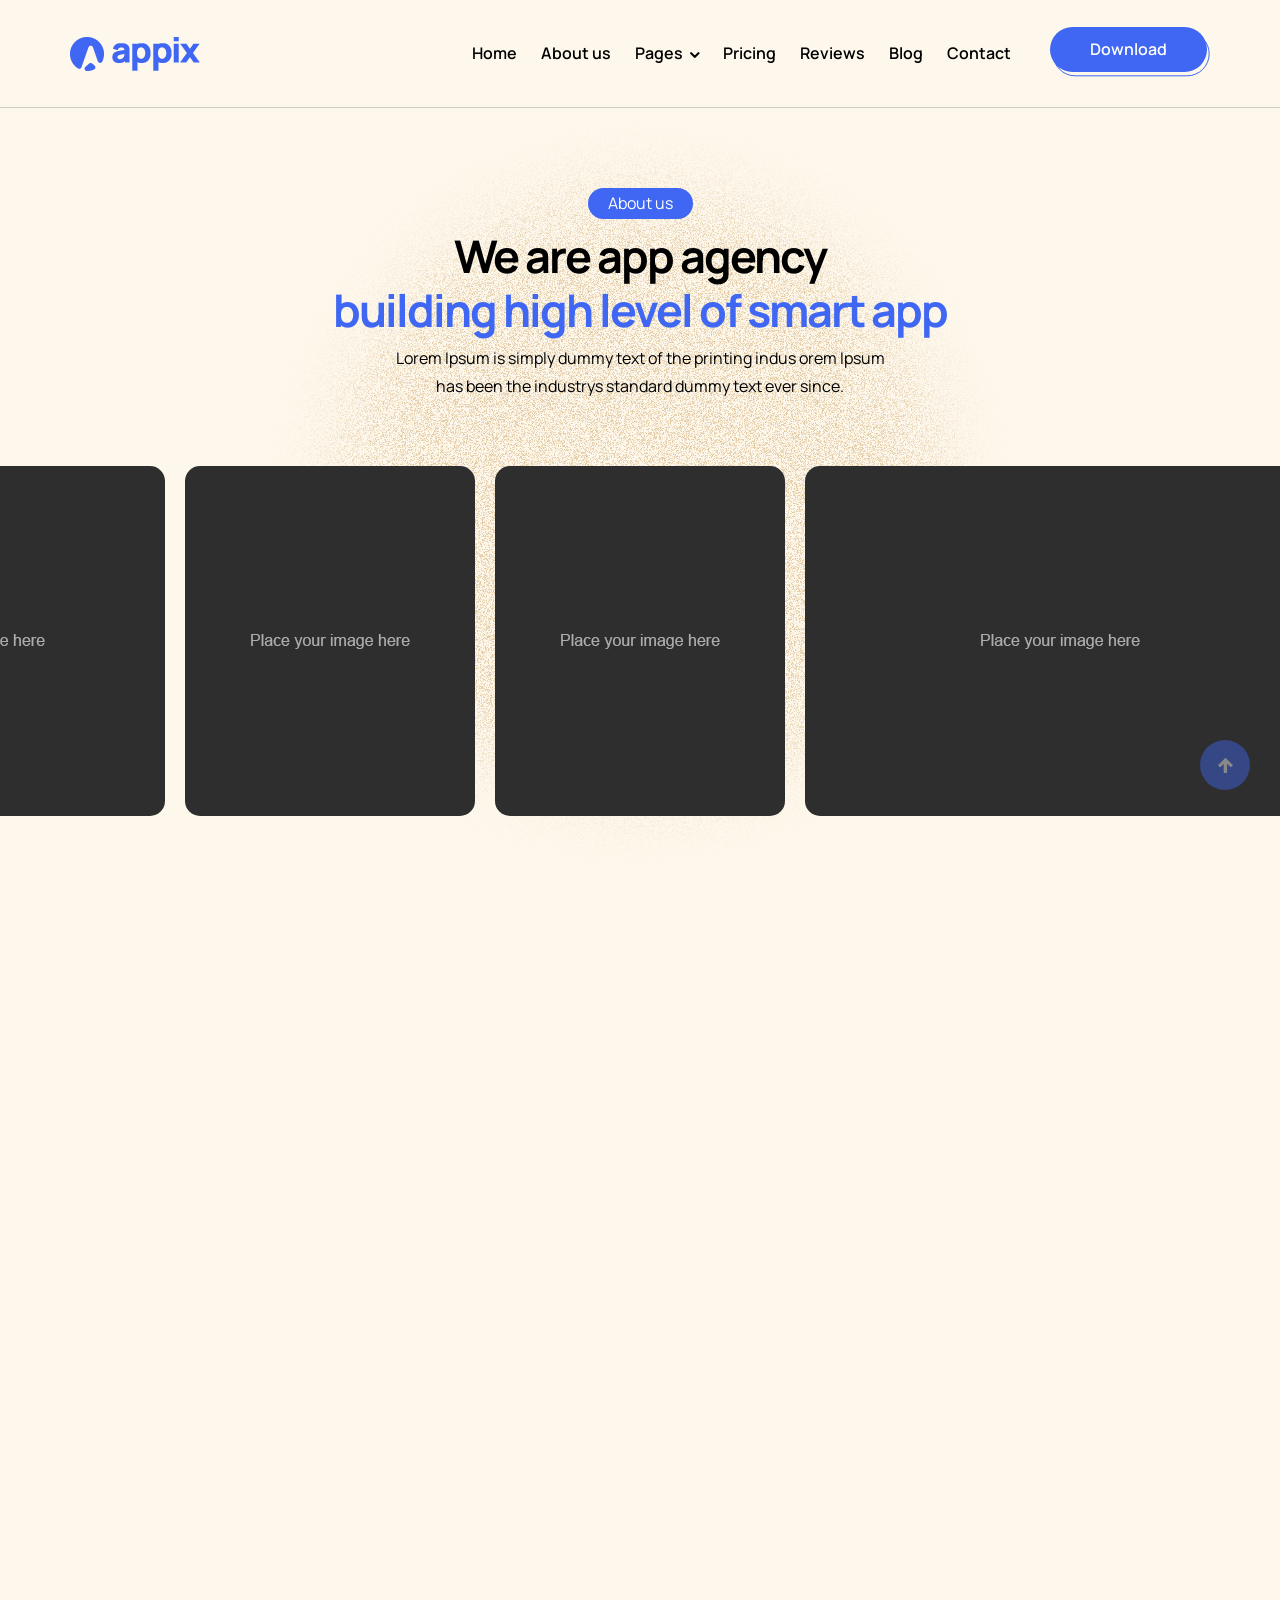
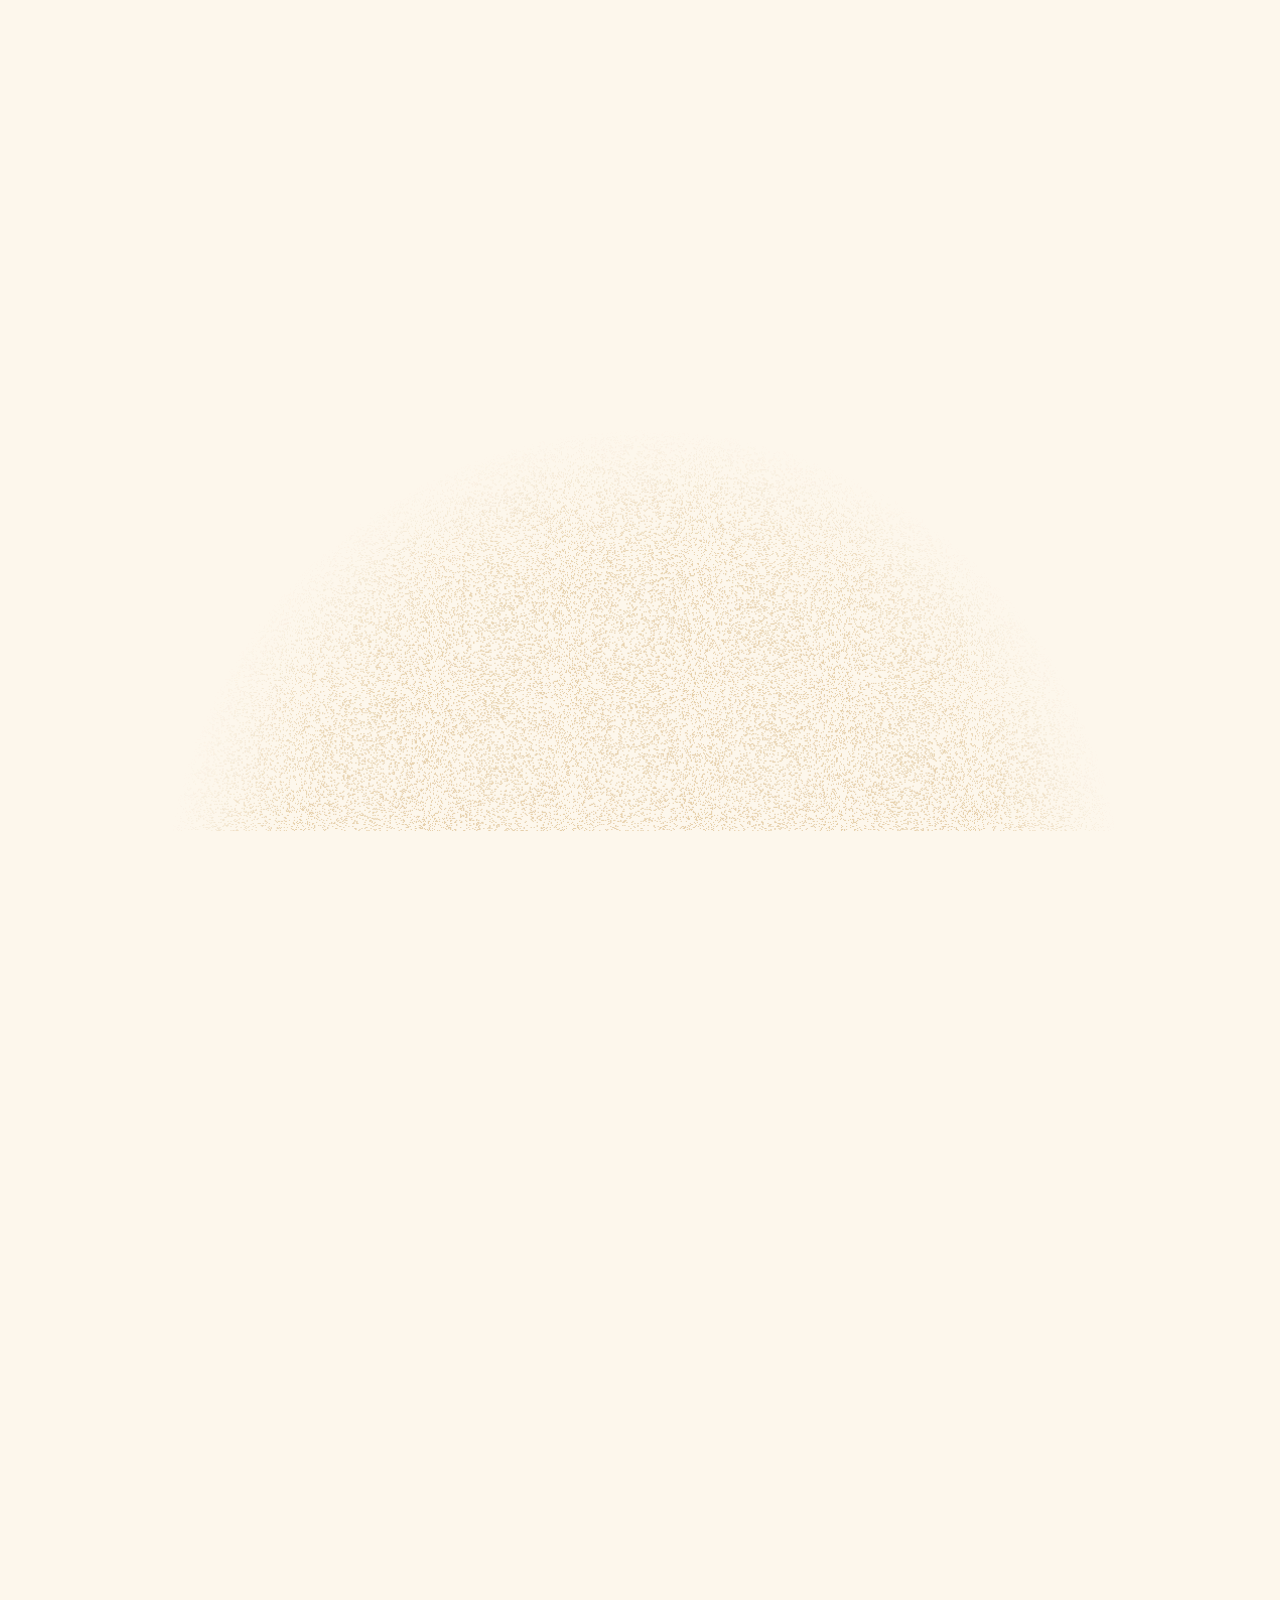
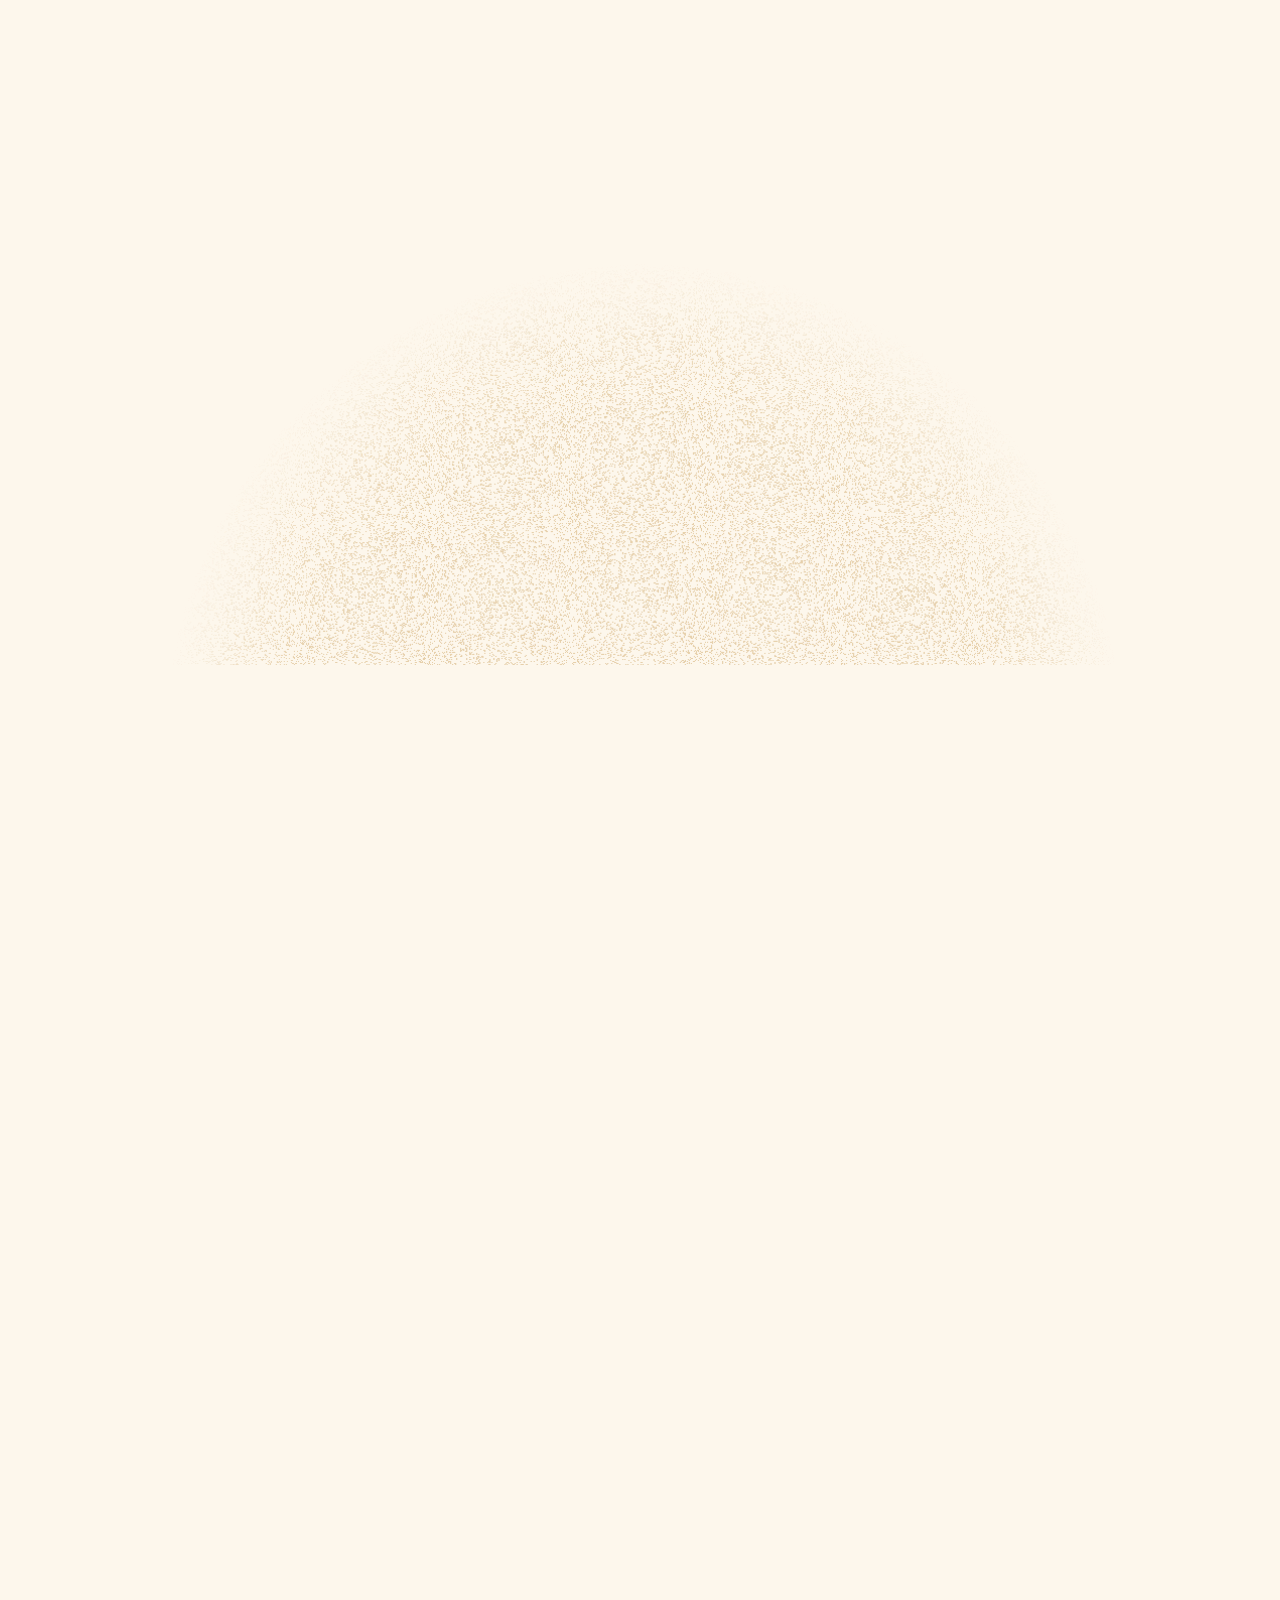
<file: about.html>
<!DOCTYPE html>
<html lang="en">

<head>

  <meta charset="UTF-8">
  <meta http-equiv="X-UA-Compatible" content="IE=edge">
  <meta name="viewport" content="width=device-width, initial-scale=1.0">
  <title>About Us</title>

  <!-- icofont-css-link -->
  <link rel="stylesheet" href="css/icofont.min.css">
  <!-- Owl-Carosal-Style-link -->
  <link rel="stylesheet" href="css/owl.carousel.min.css">
  <!-- Bootstrap-Style-link -->
  <link rel="stylesheet" href="css/bootstrap.min.css">
  <!-- Aos-Style-link -->
  <link rel="stylesheet" href="css/aos.css">
  <!-- Coustome-Style-link -->
  <link rel="stylesheet" href="css/style.css">
  <!-- Responsive-Style-link -->
  <link rel="stylesheet" href="css/responsive.css">
  <!-- Favicon -->
  <link rel="shortcut icon" href="images/favicon.png" type="image/x-icon">

</head>

<body>

  <!-- Preloader -->
  <div id="preloader">
    <div id="loader"></div>
  </div>

  <!-- Header Start -->
  <header>
    <!-- container start -->
    <div class="container">
      <!-- navigation bar -->
      <nav class="navbar navbar-expand-lg">
        <a class="navbar-brand" href="index.html">
          <img src="images/logo.png" alt="Logo">
        </a>
        <button class="navbar-toggler" type="button" data-toggle="collapse" data-target="#navbarSupportedContent"
          aria-controls="navbarSupportedContent" aria-expanded="false" aria-label="Toggle navigation">
          <span class="navbar-toggler-icon">
            <!-- <i class="icofont-navigation-menu ico_menu"></i> -->
            <span class="toggle-wrap">
              <span class="toggle-bar"></span>
            </span>
          </span>
        </button>

        <div class="collapse navbar-collapse" id="navbarSupportedContent">
          <ul class="navbar-nav ml-auto">
            <li class="nav-item active">
              <a class="nav-link" href="index.html">Home</a>
            </li>
            <li class="nav-item">
              <a class="nav-link" href="about.html">About us</a>
            </li>
            <!-- secondery menu start -->
            <li class="nav-item has_dropdown">
              <a class="nav-link" href="#">Pages</a>
              <span class="drp_btn"><i class="icofont-rounded-down"></i></span>
              <div class="sub_menu">
                <ul>
                  <li><a href="blog-list.html">Blog List</a></li>
                  <li><a href="blog-detail.html">Single Blog</a></li>
                  <li><a href="sign-in.html">Sign In</a></li>
                  <li><a href="sign-up.html">Sign Up</a></li>
                </ul>
              </div>
            </li>
            <!-- secondery menu end -->

            <li class="nav-item">
              <a class="nav-link" href="pricing.html">Pricing</a>
            </li>
            <li class="nav-item">
              <a class="nav-link" href="reviews.html">Reviews</a>
            </li>
            <li class="nav-item">
              <a class="nav-link" href="blog-list.html">Blog</a>
            </li>
            <li class="nav-item">
              <a class="nav-link" href="contact.html">Contact</a>
            </li>
            <li class="nav-item">
              <div class="btn_block">
                <a class="nav-link dark_btn" href="contact.html">Download</a>
                <div class="btn_bottom"></div>
              </div>
            </li>
          </ul>
        </div>
      </nav>
      <!-- navigation end -->
    </div>
    <!-- container end -->
  </header>

  <!-- Page-wrapper-Start -->
  <div class="page_wrapper">

    <!-- About Us Section Start -->
    <section class="about_us_section">
      <div class="container">
        <div class="section_title" data-aos="fade-up" data-aos-duration="1500">
          <span class="title_badge">About us</span>
          <h2>We are app agency <br> <span>building high level of smart app</span> </h2>
          <p>Lorem Ipsum is simply dummy text of the printing indus orem Ipsum <br> has been the industrys standard
            dummy text ever since.</p>
        </div>
      </div>
      <div class="about_slider row_am" data-aos="fade-in" data-aos-duration="1500">
        <div class="owl-carousel owl-theme" id="about_slider">
          <div class="item">
            <div class="abt_slides">
              <img src="images/abtslide_1.png" alt="image">
            </div>
          </div>
          <div class="item">
            <div class="abt_slides">
              <img src="images/abtslide_2.png" alt="image">
            </div>
          </div>
          <div class="item">
            <div class="abt_slides">
              <img src="images/abtslide_3.png" alt="image">
            </div>
          </div>
          <div class="item">
            <div class="abt_slides">
              <img src="images/abtslide_4.png" alt="image">
            </div>
          </div>
          <div class="item">
            <div class="abt_slides">
              <img src="images/abtslide_5.png" alt="image">
            </div>
          </div>
          <div class="item">
            <div class="abt_slides">
              <img src="images/abtslide_4.png" alt="image">
            </div>
          </div>
        </div>
      </div>
      <div class="container">
        <div class="row abt_text" data-aos="fade-up" data-aos-duration="1500">
          <div class="col-md-5">
            <h2><span>Our story</span> behind our
              success & achievement</h2>
          </div>
          <div class="col-md-7">
            <p>Lorem Ipsum is simply dummy text of the printing and typesetting industry lorem Ipsu
              m has been the industrys standard dummy text ever since the when an unknown print
              er took a galley of type and scrambled it to make a type specimen book. It has survived not only five
              centuries, but also the leap into electronic typesetting, remaining esse
              ntially unchanged. It was popularised in the 1960s with the release of Letraset sheets containing Lorem
              Ipsum passages, and more recently with desktop publishing soft
              ware like Aldus PageMaker including versions of lorem Ipsum.</p>
          </div>
        </div>
      </div>
    </section>
    <!-- About Us Section End -->

    <!-- Why Choose Us Section Start -->
    <section class="why_choose row_am white_text" data-aos="fade-in" data-aos-duration="1500">
      <div class="why_choose_inner">
        <div class="dotes_blue"><img src="images/blue_dotes.png" alt="image"></div>
        <div class="container">
          <div class="section_title" data-aos="fade-up" data-aos-duration="1500">
            <span class="title_badge">Why choos us</span>
            <h2>Company statistics</h2>
          </div>
          <div class="company_statistics">
            <ul class="app_statstic" id="counter" data-aos="fade-in" data-aos-duration="1500">
              <li data-aos="fade-up" data-aos-duration="1500">
                <div class="text">
                  <p><span class="counter-value" data-count="150">0</span><span>+</span></p>
                  <p>Countries</p>
                </div>
              </li>
              <li data-aos="fade-up" data-aos-duration="1500">
                <div class="text">
                  <p><span class="counter-value" data-count="2300">1500</span><span>+</span></p>
                  <p>Reviews</p>
                </div>
              </li>
              <li data-aos="fade-up" data-aos-duration="1500">
                <div class="text">
                  <p><span class="counter-value" data-count="08">0 </span><span>M+</span></p>
                  <p>Followers</p>
                </div>
              </li>
              <li data-aos="fade-up" data-aos-duration="1500">
                <div class="text">
                  <p><span class="counter-value" data-count="17">0</span><span>M+</span></p>
                  <p>Download</p>
                </div>
              </li>
            </ul>
          </div>
        </div>
      </div>
    </section>
    <!-- Why Choose Us Section End -->

    <!-- Our Value Section Start -->
    <section class="our_value_section row_am">
      <div class="container">
        <div class="section_title" data-aos="fade-up" data-aos-duration="1500">
          <span class="title_badge">Our values</span>
          <h2><span>Our values</span> driven by relations</h2>
        </div>
        <!-- Value Slider Start -->
        <div class="value_slider" data-aos="fade-in" data-aos-duration="1500">
          <div class="owl-carousel owl-theme" id="value_slider">
            <div class="item">
              <div class="value_block">
                <div class="icon">
                  <img src="images/ourvalue_1.png" alt="image">
                </div>
                <div class="text">
                  <h3>Skilled Team</h3>
                  <p>Lorem Ipsum is simply dummy
                    text of the printing and typtting industry lorem Ipsum has.
                  </p>
                </div>
              </div>
            </div>
            <div class="item">
              <div class="value_block">
                <div class="icon">
                  <img src="images/ourvalue_2.png" alt="image">
                </div>
                <div class="text">
                  <h3>Creative Thinking</h3>
                  <p>Lorem Ipsum is simply dummy
                    text of the printing and typtting industry lorem Ipsum has.
                  </p>
                </div>
              </div>
            </div>
            <div class="item">
              <div class="value_block">
                <div class="icon">
                  <img src="images/ourvalue_3.png" alt="image">
                </div>
                <div class="text">
                  <h3>Growth Support</h3>
                  <p>Lorem Ipsum is simply dummy
                    text of the printing and typtting industry lorem Ipsum has.
                  </p>
                </div>
              </div>
            </div>
            <div class="item">
              <div class="value_block">
                <div class="icon">
                  <img src="images/ourvalue_1.png" alt="image">
                </div>
                <div class="text">
                  <h3>Skilled Team</h3>
                  <p>Lorem Ipsum is simply dummy
                    text of the printing and typtting industry lorem Ipsum has.
                  </p>
                </div>
              </div>
            </div>
          </div>
        </div>
        <!-- Value Slider End -->
      </div>
    </section>
    <!-- Our Value Section End -->

    <!-- Text List flow Section Start -->
    <div class="text_list_section row_am" data-aos="fade-in" data-aos-duration="1500">
      <div class="container">
        <span class="title_badge down_fix">Why choose our app</span>
      </div>
      <div class="slider_block">
        <div class="owl-carousel owl-theme" id="text_list_flow">
          <div class="item">
            <div class="text_block">
              <span>Multiple campaigns </span>
              <span class="mark_star">•</span>
            </div>
          </div>
          <div class="item">
            <div class="text_block">
              <span>User friendly</span>
              <span class="mark_star">•</span>
            </div>
          </div>
          <div class="item">
            <div class="text_block">
              <span>Advanced analytics </span>
              <span class="mark_star">•</span>
            </div>
          </div>
          <div class="item">
            <div class="text_block">
              <span> Task management</span>
              <span class="mark_star">•</span>
            </div>
          </div>
          <div class="item">
            <div class="text_block">
              <span> Event Scheduler</span>
              <span class="mark_star">•</span>
            </div>
          </div>
          <div class="item">
            <div class="text_block">
              <span> Group Video Calls</span>
              <span class="mark_star">•</span>
            </div>
          </div>
          <div class="item">
            <div class="text_block">
              <span>Live Chat</span>
              <span class="mark_star">•</span>
            </div>
          </div>
          <div class="item">
            <div class="text_block">
              <span>Activity Streem</span>
              <span class="mark_star">•</span>
            </div>
          </div>
        </div>
      </div>
    </div>
    <!-- Text List flow Section End -->

    <!-- Why We Uniqiue Section Start -->
    <section class="unique_section white_text" style="display: none;">
      <div class="unique_inner">
        <div class="dotes_blue"><img src="images/blue_dotes.png" alt="image"></div>
        <div class="container">
          <div class="section_title" data-aos="fade-up" data-aos-duration="1500">
            <span class="title_badge">Benifits from Us</span>
            <h2>Why we are Uqnqiue</h2>
          </div>
          <div class="row">
            <div class="col-lg-3 col-md-6 mb_5" data-aos="fade-up" data-aos-duration="1500">
              <div class="unique_box">
                <div class="text">
                  <h3>Custom analytics</h3>
                  <p>Lorem Ipsum is simply my text of the printing.</p>
                </div>
                <div class="img_block">
                  <img src="images/unique_1.png" alt="image">
                </div>
              </div>
            </div>
            <div class="col-lg-6 col-md-6 mb_5" data-aos="fade-up" data-aos-duration="1500">
              <div class="unique_box">
                <div class="text">
                  <h3>Schedule meeting</h3>
                  <p>Lorem Ipsum is simply my text of the printing and typtting.</p>
                </div>
                <div class="img_block">
                  <img src="images/unique_2.png" alt="image">
                </div>
              </div>
            </div>
            <div class="col-lg-3 col-md-6 mb_5" data-aos="fade-up" data-aos-duration="1500">
              <div class="unique_box">
                <div class="text">
                  <h3>Easy setup</h3>
                  <p>Lorem Ipsum is simply my text of the printing.</p>
                </div>
                <div class="img_block">
                  <img src="images/unique_3.png" alt="image">
                </div>
              </div>
            </div>
            <div class="col-lg-6 col-md-6 mb_5" data-aos="fade-up" data-aos-duration="1500">
              <div class="unique_box">
                <div class="text">
                  <h3>Connect multiple apps</h3>
                  <p>Lorem Ipsum is simply my text of the printing and typtting.</p>
                </div>
                <div class="img_block">
                  <div class="img">
                    <img src="images/unique_4.png" alt="image">
                  </div>
                  <div class="img">
                    <img src="images/unique_5.png" alt="image">
                  </div>
                </div>
              </div>
            </div>
            <div class="col-lg-3 col-md-6 mb_5" data-aos="fade-up" data-aos-duration="1500">
              <div class="unique_box">
                <div class="text">
                  <h3>Payment transfer</h3>
                  <p>Lorem Ipsum is simply my text of the printing.</p>
                </div>
                <div class="img_block">
                  <img src="images/unique_6.png" alt="image">
                </div>
              </div>
            </div>
            <div class="col-lg-3 col-md-6 mb_5" data-aos="fade-up" data-aos-duration="1500">
              <div class="unique_box">
                <div class="text">
                  <h3>Task management</h3>
                  <p>Lorem Ipsum is simply my text of the printing.</p>
                </div>
                <div class="img_block">
                  <img src="images/unique_7.png" alt="image">
                </div>
              </div>
            </div>
          </div>
        </div>
      </div>
    </section>
    <!-- Why We Uniqiue Section End -->

    <!-- Service Section Start -->
    <section class="row_am service_section about_service">
      <div class="container">
        <div class="row service_blocks">
          <div class="col-md-6">
            <div class="service_text" data-aos="fade-up" data-aos-duration="1500">
              <div class="service_badge"><i class="icofont-gear"></i>
                <span>Process</span>
              </div>
              <h2><span>Overviews</span> how we develope lorem </h2>
              <p>Lorem Ipsum is simply dummy text of the printing and typtting
                industry lorem Ipsum has been the
                industrys standard dummy text ever since.</p>
              <ul class="feature_list">
                <li>
                  <div class="icon">
                    <span><i class="icofont-check-circled"></i></span>
                  </div>
                  <div class="text">
                    <p>Lorem Ipsum is simply dummy text</p>
                  </div>
                </li>
                <li>
                  <div class="icon">
                    <span><i class="icofont-check-circled"></i></span>
                  </div>
                  <div class="text">
                    <p>The printing and typesetting industry lorem</p>
                  </div>
                </li>
                <li>
                  <div class="icon">
                    <span><i class="icofont-check-circled"></i></span>
                  </div>
                  <div class="text">
                    <p>Has been the industrys dummy</p>
                  </div>
                </li>
                <li>
                  <div class="icon">
                    <span><i class="icofont-check-circled"></i></span>
                  </div>
                  <div class="text">
                    <p>Text ever since the when an unknown </p>
                  </div>
                </li>
              </ul>
              <div class="btn_block">
                <a href="#" class="btn puprple_btn ml-0">Start Free Trial</a>
                <div class="btn_bottom"></div>
              </div>
            </div>
          </div>
          <div class="col-md-6">
            <div class="img video_player" data-aos="fade-up" data-aos-duration="1500">
              <img src="images/process.png" alt="image">
              <a href="#" class="popup-youtube play-button play_icon"
                data-url="https://www.youtube.com/embed/tgbNymZ7vqY?autoplay=1&mute=1" data-toggle="modal" data-target="#myModal" title="XJj2PbenIsU"><img src="images/play_white.svg" alt="img"></a>
            </div>
          </div>
        </div>
        <div class="row service_blocks flex-row-reverse">
          <div class="col-md-6">
            <div class="service_text right_side" data-aos="fade-up" data-aos-duration="1500">
              <div class="service_badge"><i class="icofont-ui-messaging"></i>
                <span>Comunication</span>
              </div>
              <h2><span>Client comunication</span> for best results</h2>
              <p>Lorem Ipsum is simply dummy text of the printing and typesetting industry lorem Ipsum has been the
                industrys standard dummy..</p>
              <ul class="feature_list">
                <li>
                  <div class="icon">
                    <span><i class="icofont-check-circled"></i></span>
                  </div>
                  <div class="text">
                    <p>Lorem Ipsum is simply dummy text</p>
                  </div>
                </li>
                <li>
                  <div class="icon">
                    <span><i class="icofont-check-circled"></i></span>
                  </div>
                  <div class="text">
                    <p>The printing and typesetting industry lorem</p>
                  </div>
                </li>
                <li>
                  <div class="icon">
                    <span><i class="icofont-check-circled"></i></span>
                  </div>
                  <div class="text">
                    <p>Has been the industrys dummy</p>
                  </div>
                </li>
              </ul>
              <div class="btn_block">
                <a href="#" class="btn puprple_btn ml-0">Start Free Trial</a>
                <div class="btn_bottom"></div>
              </div>
            </div>
          </div>
          <div class="col-md-6">
            <div class="img" data-aos="fade-up" data-aos-duration="1500">
              <img src="images/communication.png" alt="image">
            </div>
          </div>
        </div>
      </div>
    </section>
    <!-- Service Section End -->

    <!-- Testimonial Section Start -->
    <section class="testimonial_section white_text" data-aos="fade-in" data-aos-duration="1500">
      <div class="title">
        <div class="star">
          <span><i class="icofont-star"></i></span>
          <span><i class="icofont-star"></i></span>
          <span><i class="icofont-star"></i></span>
          <span><i class="icofont-star"></i></span>
          <span><i class="icofont-star"></i></span>
        </div>
        <span class="sub_title">4.9 / 5.0 Rated on App store</span>
      </div>
      <div class="testimonial_inner">
        <div class="dotes_blue"><img src="images/blue_dotes.png" alt="image"></div>
        <div class="container">
          <div class="testimonial_slides">
            <div class="owl-carousel owl-theme" id="testimonial_slider">
              <div class="item">
                <div class="testimonial_box">
                  <div class="testi_img">
                    <img class="user_img" src="images/testimonial_01.png" alt="image">
                    <a href="#" class="popup-youtube play-button play_icon"
                      data-url="https://www.youtube.com/embed/tgbNymZ7vqY?autoplay=1&mute=1" data-toggle="modal" data-target="#myModal" title="XJj2PbenIsU"><img src="images/play_white.svg" alt="img"></a>
                  </div>
                  <div class="testi_text">
                    <div class="star">
                      <span><i class="icofont-star"></i></span>
                      <span><i class="icofont-star"></i></span>
                      <span><i class="icofont-star"></i></span>
                      <span><i class="icofont-star"></i></span>
                      <span><i class="icofont-star"></i></span>
                    </div>
                    <p>Lorem Ipsum is simply dummy text of the printing and typesetting industry lorem Ipsum has been
                      the
                      standard dummy.</p>
                    <div class="user_info">
                      <h3>Willium Joy, </h3>
                      <span>Smartbrain Tech</span>
                    </div>
                  </div>
                </div>
              </div>

              <div class="item">
                <div class="testimonial_box">
                  <div class="testi_img">
                    <img class="user_img" src="images/testimonial_02.png" alt="image">
                    <a href="#" class="popup-youtube play-button play_icon"
                      data-url="https://www.youtube.com/embed/tgbNymZ7vqY?autoplay=1&mute=1" data-toggle="modal" data-target="#myModal" title="XJj2PbenIsU"><img src="images/play_white.svg" alt="img"></a>
                  </div>
                  <div class="testi_text">
                    <div class="star">
                      <span><i class="icofont-star"></i></span>
                      <span><i class="icofont-star"></i></span>
                      <span><i class="icofont-star"></i></span>
                      <span><i class="icofont-star"></i></span>
                      <span><i class="icofont-star"></i></span>
                    </div>
                    <p>Lorem Ipsum is simply dummy text of the printing and typesetting industry lorem Ipsum has been
                      the
                      standard dummy.</p>
                    <div class="user_info">
                      <h3>Willium Joy, </h3>
                      <span>Smartbrain Tech</span>
                    </div>
                  </div>
                </div>
              </div>

              <div class="item">
                <div class="testimonial_box">
                  <div class="testi_img">
                    <img class="user_img" src="images/testimonial_03.png" alt="image">
                    <a href="#" class="popup-youtube play-button play_icon"
                      data-url="https://www.youtube.com/embed/tgbNymZ7vqY?autoplay=1&mute=1" data-toggle="modal" data-target="#myModal" title="XJj2PbenIsU"><img src="images/play_white.svg" alt="img"></a>
                  </div>
                  <div class="testi_text">
                    <div class="star">
                      <span><i class="icofont-star"></i></span>
                      <span><i class="icofont-star"></i></span>
                      <span><i class="icofont-star"></i></span>
                      <span><i class="icofont-star"></i></span>
                      <span><i class="icofont-star"></i></span>
                    </div>
                    <p>Lorem Ipsum is simply dummy text of the printing and typesetting industry lorem Ipsum has been
                      the
                      standard dummy.</p>
                    <div class="user_info">
                      <h3>Willium Joy, </h3>
                      <span>Smartbrain Tech</span>
                    </div>
                  </div>
                </div>
              </div>


            </div>
          </div>
          <div class="client_logo_slider">
            <div class="owl-carousel owl-theme" id="client_slider">
              <div class="item">
                <div class="img">
                  <img src="images/paypal.png" alt="image">
                </div>
              </div>
              <div class="item">
                <div class="img">
                  <img src="images/spoty.png" alt="image">
                </div>
              </div>
              <div class="item">
                <div class="img">
                  <img src="images/shopboat.png" alt="image">
                </div>
              </div>
              <div class="item">
                <div class="img">
                  <img src="images/slack.png" alt="image">
                </div>
              </div>
              <div class="item">
                <div class="img">
                  <img src="images/envato.png" alt="image">
                </div>
              </div>
              <div class="item">
                <div class="img">
                  <img src="images/jquery.png" alt="image">
                </div>
              </div>
              <div class="item">
                <div class="img">
                  <img src="images/woocommerce.png" alt="image">
                </div>
              </div>
              <div class="item">
                <div class="img">
                  <img src="images/themeforest.png" alt="image">
                </div>
              </div>
            </div>
          </div>
        </div>
      </div>
    </section>
    <!-- Testimonial Section End -->

    <!--Experts Team Section Start  -->
    <section class="row_am experts_team_section">
      <div class="container">
        <div class="section_title" data-aos="fade-up" data-aos-duration="1500">
          <span class="title_badge">Experts</span>
          <h2>Meet <span>our team</span></h2>
        </div>
        <div class="row">
          <div class="col-md-4" data-aos="fade-up" data-aos-duration="1500" data-aos-delay="100">
            <div class="experts_box">
              <img src="images/team_01.png" alt="image">
              <div class="text">
                <h3>Willium Scott </h3>
                <span>CEO & Managing Director</span>
                <ul class="social_media">
                  <li><a href="#"><i class="icofont-facebook"></i></a></li>
                  <li><a href="#"><i class="icofont-twitter"></i></a></li>
                  <li><a href="#"><i class="icofont-instagram"></i></a></li>
                </ul>
              </div>
            </div>
          </div>
          <div class="col-md-4" data-aos="fade-up" data-aos-duration="1500" data-aos-delay="200">
            <div class="experts_box">
              <img src="images/team_02.png" alt="image">
              <div class="text">
                <h3>Averill Rack</h3>
                <span>Team Lead</span>
                <ul class="social_media">
                  <li><a href="#"><i class="icofont-facebook"></i></a></li>
                  <li><a href="#"><i class="icofont-twitter"></i></a></li>
                  <li><a href="#"><i class="icofont-instagram"></i></a></li>
                </ul>
              </div>
            </div>
          </div>
          <div class="col-md-4" data-aos="fade-up" data-aos-duration="1500" data-aos-delay="300">
            <div class="experts_box">
              <img src="images/team_03.png" alt="image">
              <div class="text">
                <h3>Geo Back</h3>
                <span>Product Manager</span>
                <ul class="social_media">
                  <li><a href="#"><i class="icofont-facebook"></i></a></li>
                  <li><a href="#"><i class="icofont-twitter"></i></a></li>
                  <li><a href="#"><i class="icofont-instagram"></i></a></li>
                </ul>
              </div>
            </div>
          </div>
        </div>
      </div>
    </section>
    <!--Experts Team Section End  -->

    <!-- FAQ Tab Section Start -->
    <section class="row_am faq_section">
      <div class="container">
        <div class="section_title" data-aos="fade-up" data-aos-duration="1500">
          <span class="title_badge">Question & Answer</span>
          <h2><span>FAQs</span> - Frequently Asked Questions</h2>
        </div>
        <ul class="nav nav-tabs" id="myTab" role="tablist" data-aos="fade-up" data-aos-duration="1500">
          <li class="nav-item" role="presentation">
            <button class="nav-link active" id="genral-tab" data-toggle="tab" data-target="#genral" type="button"
              role="tab" aria-controls="genral" aria-selected="true">Genral</button>
          </li>
          <li class="nav-item" role="presentation">
            <button class="nav-link" id="pricing-tab" data-toggle="tab" data-target="#pricing" type="button" role="tab"
              aria-controls="pricing" aria-selected="false">Pricing</button>
          </li>
          <li class="nav-item" role="presentation">
            <button class="nav-link" id="account-tab" data-toggle="tab" data-target="#account" type="button" role="tab"
              aria-controls="account" aria-selected="false">Account</button>
          </li>
          <li class="nav-item" role="presentation">
            <button class="nav-link" id="returns-tab" data-toggle="tab" data-target="#returns" type="button" role="tab"
              aria-controls="returns" aria-selected="false">Returns Policy</button>
          </li>
          <li class="nav-item" role="presentation">
            <button class="nav-link" id="support-tab" data-toggle="tab" data-target="#support" type="button" role="tab"
              aria-controls="support" aria-selected="false">Technical Support</button>
          </li>
        </ul>
        <div class="tab-content" id="myTabContent" data-aos="fade-up" data-aos-duration="1500">
          <div class="tab-pane fade show active" id="genral" role="tabpanel" aria-labelledby="genral-tab">
            <div class="accordion" id="accordionExample">
              <div class="row">
                <div class="col-md-6">
                  <div class="card">
                    <div class="card-header" id="headingOne">
                      <h2 class="mb-0">
                        <button class="btn btn-link btn-block text-left" type="button" data-toggle="collapse"
                          data-target="#collapseOne" aria-expanded="true" aria-controls="collapseOne">
                          How app will useful for my business ?
                          <span class="icons">
                            <i class="icofont-plus"></i>
                            <i class="icofont-minus"></i>
                          </span>
                        </button>
                      </h2>
                    </div>
                    <div id="collapseOne" class="collapse show" aria-labelledby="headingOne"
                      data-parent="#accordionExample">
                      <div class="card-body">
                        Lorem Ipsum is simply dummy text of the printing and typesetting industry lorem Ipsu m has been
                        the industrys standard dummy text ever since the when an unknown printer.
                      </div>
                    </div>
                  </div>
                  <div class="card">
                    <div class="card-header" id="headingTwo">
                      <h2 class="mb-0">
                        <button class="btn btn-link btn-block text-left collapsed" type="button" data-toggle="collapse"
                          data-target="#collapseTwo" aria-expanded="false" aria-controls="collapseTwo">
                          What support i will get in premium package?
                          <span class="icons">
                            <i class="icofont-plus"></i>
                            <i class="icofont-minus"></i>
                          </span>
                        </button>
                      </h2>
                    </div>
                    <div id="collapseTwo" class="collapse" aria-labelledby="headingTwo" data-parent="#accordionExample">
                      <div class="card-body">
                        Some placeholder content for the second accordion panel. This panel is
                        hidden by
                        default.
                      </div>
                    </div>
                  </div>
                  <div class="card">
                    <div class="card-header" id="headingThree">
                      <h2 class="mb-0">
                        <button class="btn btn-link btn-block text-left collapsed" type="button" data-toggle="collapse"
                          data-target="#collapseThree" aria-expanded="false" aria-controls="collapseThree">
                          Can i get update for free ?
                          <span class="icons">
                            <i class="icofont-plus"></i>
                            <i class="icofont-minus"></i>
                          </span>
                        </button>
                      </h2>
                    </div>
                    <div id="collapseThree" class="collapse" aria-labelledby="headingThree"
                      data-parent="#accordionExample">
                      <div class="card-body">
                        And lastly, the placeholder content for the third and final accordion panel.
                        This
                        panel is hidden by default.
                      </div>
                    </div>
                  </div>
                  <div class="card">
                    <div class="card-header" id="headingfour">
                      <h2 class="mb-0">
                        <button class="btn btn-link btn-block text-left collapsed" type="button" data-toggle="collapse"
                          data-target="#collapsefour" aria-expanded="false" aria-controls="collapsefour">
                          How to setup account ?
                          <span class="icons">
                            <i class="icofont-plus"></i>
                            <i class="icofont-minus"></i>
                          </span>
                        </button>
                      </h2>
                    </div>
                    <div id="collapsefour" class="collapse" aria-labelledby="headingfour"
                      data-parent="#accordionExample">
                      <div class="card-body">
                        Some placeholder content for the second accordion panel. This panel is
                        hidden by
                        default.
                      </div>
                    </div>
                  </div>
                </div>
                <div class="col-md-6">
                  <div class="card">
                    <div class="card-header" id="headingfive">
                      <h2 class="mb-0">
                        <button class="btn btn-link btn-block text-left collapsed" type="button" data-toggle="collapse"
                          data-target="#collapsefive" aria-expanded="false" aria-controls="collapsefive">
                          Is there any hidden cost?
                          <span class="icons">
                            <i class="icofont-plus"></i>
                            <i class="icofont-minus"></i>
                          </span>
                        </button>
                      </h2>
                    </div>
                    <div id="collapsefive" class="collapse" aria-labelledby="headingfive"
                      data-parent="#accordionExample">
                      <div class="card-body">
                        Some placeholder content for the second accordion panel. This panel is
                        hidden by
                        default.
                      </div>
                    </div>
                  </div>
                  <div class="card">
                    <div class="card-header" id="headingsix">
                      <h2 class="mb-0">
                        <button class="btn btn-link btn-block text-left collapsed" type="button" data-toggle="collapse"
                          data-target="#collapsesix" aria-expanded="false" aria-controls="collapsesix">
                          What is process to get refund ?
                          <span class="icons">
                            <i class="icofont-plus"></i>
                            <i class="icofont-minus"></i>
                          </span>
                        </button>
                      </h2>
                    </div>
                    <div id="collapsesix" class="collapse" aria-labelledby="headingsix" data-parent="#accordionExample">
                      <div class="card-body">
                        And lastly, the placeholder content for the third and final accordion panel.
                        This
                        panel is hidden by default.
                      </div>
                    </div>
                  </div>
                  <div class="card">
                    <div class="card-header" id="headingseven">
                      <h2 class="mb-0">
                        <button class="btn btn-link btn-block text-left collapsed" type="button" data-toggle="collapse"
                          data-target="#collapseseven" aria-expanded="false" aria-controls="collapseseven">
                          How to setup account ?
                          <span class="icons">
                            <i class="icofont-plus"></i>
                            <i class="icofont-minus"></i>
                          </span>
                        </button>
                      </h2>
                    </div>
                    <div id="collapseseven" class="collapse" aria-labelledby="headingseven"
                      data-parent="#accordionExample">
                      <div class="card-body">
                        And lastly, the placeholder content for the third and final accordion panel.
                        This
                        panel is hidden by default.
                      </div>
                    </div>
                  </div>
                  <div class="card">
                    <div class="card-header" id="headingeight">
                      <h2 class="mb-0">
                        <button class="btn btn-link btn-block text-left collapsed" type="button" data-toggle="collapse"
                          data-target="#collapseeight" aria-expanded="false" aria-controls="collapseeight">
                          What is process to get refund ?
                          <span class="icons">
                            <i class="icofont-plus"></i>
                            <i class="icofont-minus"></i>
                          </span>
                        </button>
                      </h2>
                    </div>
                    <div id="collapseeight" class="collapse" aria-labelledby="headingeight"
                      data-parent="#accordionExample">
                      <div class="card-body">
                        And lastly, the placeholder content for the third and final accordion panel.
                        This
                        panel is hidden by default.
                      </div>
                    </div>
                  </div>
                  <div class="card">
                    <div class="card-header" id="headingnine">
                      <h2 class="mb-0">
                        <button class="btn btn-link btn-block text-left collapsed" type="button" data-toggle="collapse"
                          data-target="#collapsenine" aria-expanded="false" aria-controls="collapsenine">
                          Is there any discount on packages ?
                          <span class="icons">
                            <i class="icofont-plus"></i>
                            <i class="icofont-minus"></i>
                          </span>
                        </button>
                      </h2>
                    </div>
                    <div id="collapsenine" class="collapse" aria-labelledby="headingnine"
                      data-parent="#accordionExample">
                      <div class="card-body">
                        And lastly, the placeholder content for the third and final accordion panel.
                        This
                        panel is hidden by default.
                      </div>
                    </div>
                  </div>
                </div>
              </div>
            </div>
          </div>
          <div class="tab-pane fade" id="pricing" role="tabpanel" aria-labelledby="pricing-tab">
            <h2>FAQ Content Gose Here...</h2>
          </div>
          <div class="tab-pane fade" id="account" role="tabpanel" aria-labelledby="account-tab">
            <h2>FAQ Content Gose Here...</h2>
          </div>
          <div class="tab-pane fade" id="returns" role="tabpanel" aria-labelledby="returns-tab">
            <h2>FAQ Content Gose Here...</h2>
          </div>
          <div class="tab-pane fade" id="support" role="tabpanel" aria-labelledby="support-tab">
            <h2>FAQ Content Gose Here...</h2>
          </div>
        </div>
      </div>
    </section>
    <!-- FAQ Tab Section End -->

    <!-- App-Download-Section-Start -->
    <section class="row_am download_app">
      <!-- Task Block start -->
      <div class="task_block" data-aos="fade-up" data-aos-duration="1500">
        <div class="dotes_blue"><img src="images/blue_dotes.png" alt="image"></div>
        <!-- row start -->
        <div class="row">
          <div class="col-md-6">
            <!-- task text -->
            <div class="task_text">
              <div class="section_title white_text" data-aos="fade-up" data-aos-duration="1500" data-aos-delay="100">
                <span class="title_badge">Download</span>
                <h2>Our app is available for
                  Android & iOS</h2>
                <p>
                  Lorem Ipsum is simply dummy text of the printing
                  indus orem Ipsum has been the industrys.
                </p>
              </div>
              <!-- app buttons -->
              <ul class="app_btn" data-aos="fade-up" data-aos-duration="1500">
                <li>
                  <a href="#">
                    <img class="blue_img" src="images/black_google_play.png" alt="image">
                  </a>
                </li>
                <li>
                  <a href="#">
                    <img class="blue_img" src="images/black_appstore.png" alt="image">
                  </a>
                </li>
              </ul>
            </div>
          </div>
          <div class="col-md-6">
            <!-- task images -->
            <div class="task_img" data-aos="fade-in" data-aos-duration="1500">
              <div class="frame_img">
                <img src="images/our_app.png" alt="image">
              </div>
            </div>
          </div>
        </div>
        <!-- row end -->
      </div>
      <!-- Task Block end -->
    </section>
    <!-- App-Download-Section-end -->

    <!-- Footer-Section start -->
    <footer class="white_text" data-aos="fade-in" data-aos-duration="1500">
      <div class="container">
        <div class="row">
          <div class="col-md-6">
            <div class="logo_side">
              <div class="logo">
                <a href="#">
                  <img src="images/ft_logo.png" alt="Logo">
                </a>
              </div>
              <div class="news_letter">
                <h3>Subscribe newsletter</h3>
                <p>Be the first to recieve all latest post in your inbox</p>
                <form>
                  <div class="form-group">
                    <input type="email" class="form-control" placeholder="Enter your email">
                    <button class="btn"><i class="icofont-paper-plane"></i></button>
                  </div>
                  <p class="note">By clicking send link you agree to receive message.</p>
                </form>
              </div>
              <ul class="contact_info">
                <li><a href="mailto:">support@example.com</a></li>
                <li><a href="tel: ">+1-900-123 4567</a></li>
              </ul>
              <ul class="social_media">
                <li><a href="#"><i class="icofont-facebook"></i></a></li>
                <li><a href="#"><i class="icofont-twitter"></i></a></li>
                <li><a href="#"><i class="icofont-instagram"></i></a></li>
                <li><a href="#"><i class="icofont-pinterest"></i></a></li>
              </ul>
            </div>
          </div>
          <div class="col-md-6">
            <div class="download_side">
              <h3>Download app</h3>
              <ul class="app_btn">
                <li>
                  <a href="#">
                    <img class="blue_img" src="images/googleplay.png" alt="image">
                  </a>
                </li>
                <li>
                  <a href="#">
                    <img class="blue_img" src="images/appstorebtn.png" alt="image">
                  </a>
                </li>
              </ul>
            </div>
          </div>
        </div>
      </div>
      <div class="footer_bottom">
        <div class="container">
          <div class="ft_inner">
            <div class="copy_text">
              <p>© Copyrights 2023. All rights reserved.</p>
            </div>
            <ul class="links">
              <li><a href="index.html">Home</a></li>
              <li><a href="about.html">About us</a></li>
              <li><a href="pricing.html">Pricing</a></li>
              <li><a href="blog-list.html">Blog</a></li>
              <li><a href="contact.html">Contact us</a></li>
            </ul>
            <div class="design_by">
              <p>Crafted by <a href="https://themeforest.net/user/kalanidhithemes" target="blank">Kalanidhi Themes</a></p>
            </div>
          </div>
        </div>
      </div>
    </footer>
    <!-- Footer-Section end -->

    <!-- go top button -->
    <div class="go_top" id="Gotop">
      <span><i class="icofont-arrow-up"></i></span>
    </div>

    <!-- VIDEO MODAL -->
    <div class="modal fade youtube-video" id="myModal" tabindex="-1" role="dialog">
      <div class="modal-dialog" role="document">
        <div class="modal-content">
          <button id="close-video" type="button" class="button btn btn-default text-right" data-dismiss="modal">
            <i class="icofont-close-line-circled"></i>
          </button>
          <div class="modal-body">
            <div id="video-container" class="video-container">
              <iframe id="youtubevideo" width="640" height="360" allowfullscreen></iframe>
            </div>
          </div>
          <div class="modal-footer">
          </div>
        </div>
      </div>
    </div>


  </div>
  <!-- Page-wrapper-End -->

  <!-- Jquery-js-Link -->
  <script src="js/jquery.js"></script>
  <!-- owl-js-Link -->
  <script src="js/owl.carousel.min.js"></script>
  <!-- bootstrap-js-Link -->
  <script src="js/bootstrap.min.js"></script>
  <!-- aos-js-Link -->
  <script src="js/aos.js"></script>
  <!-- main-js-Link -->
  <script src="js/main.js"></script>

</body>

</html>
</file>
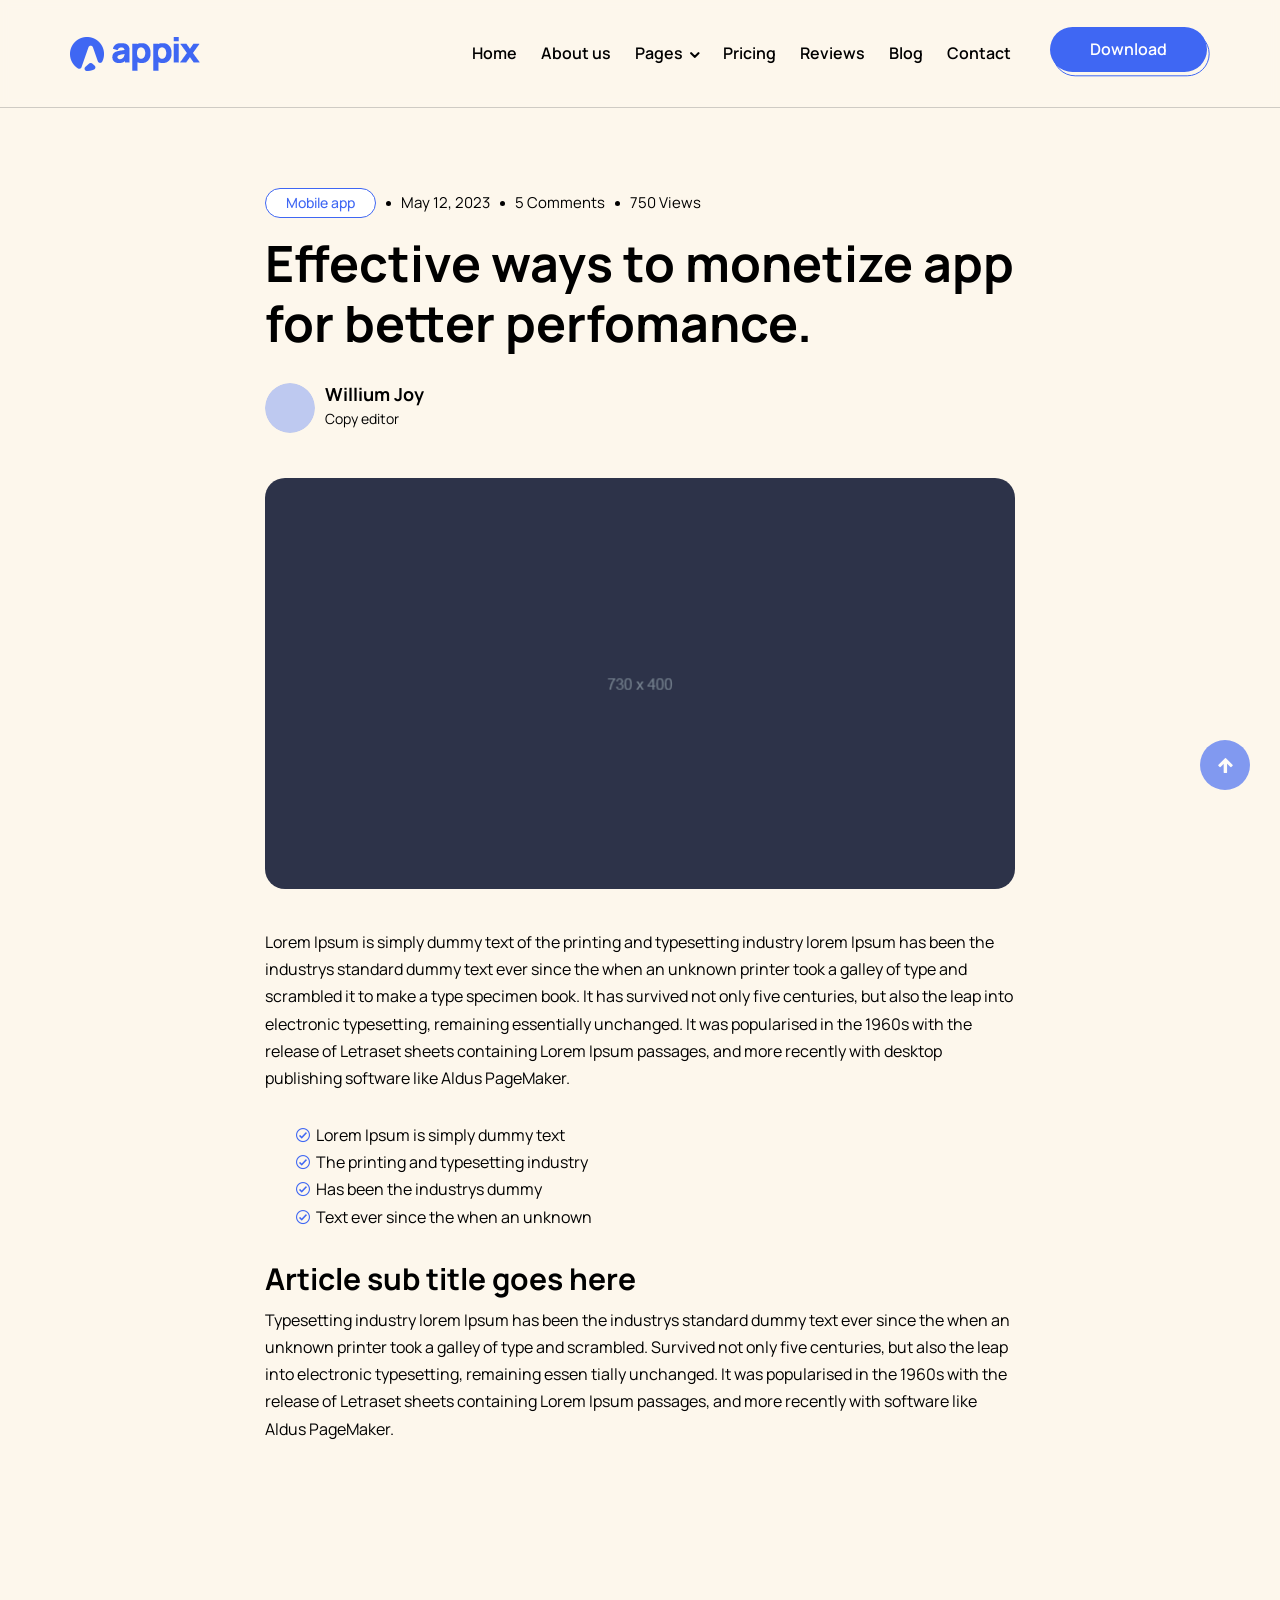
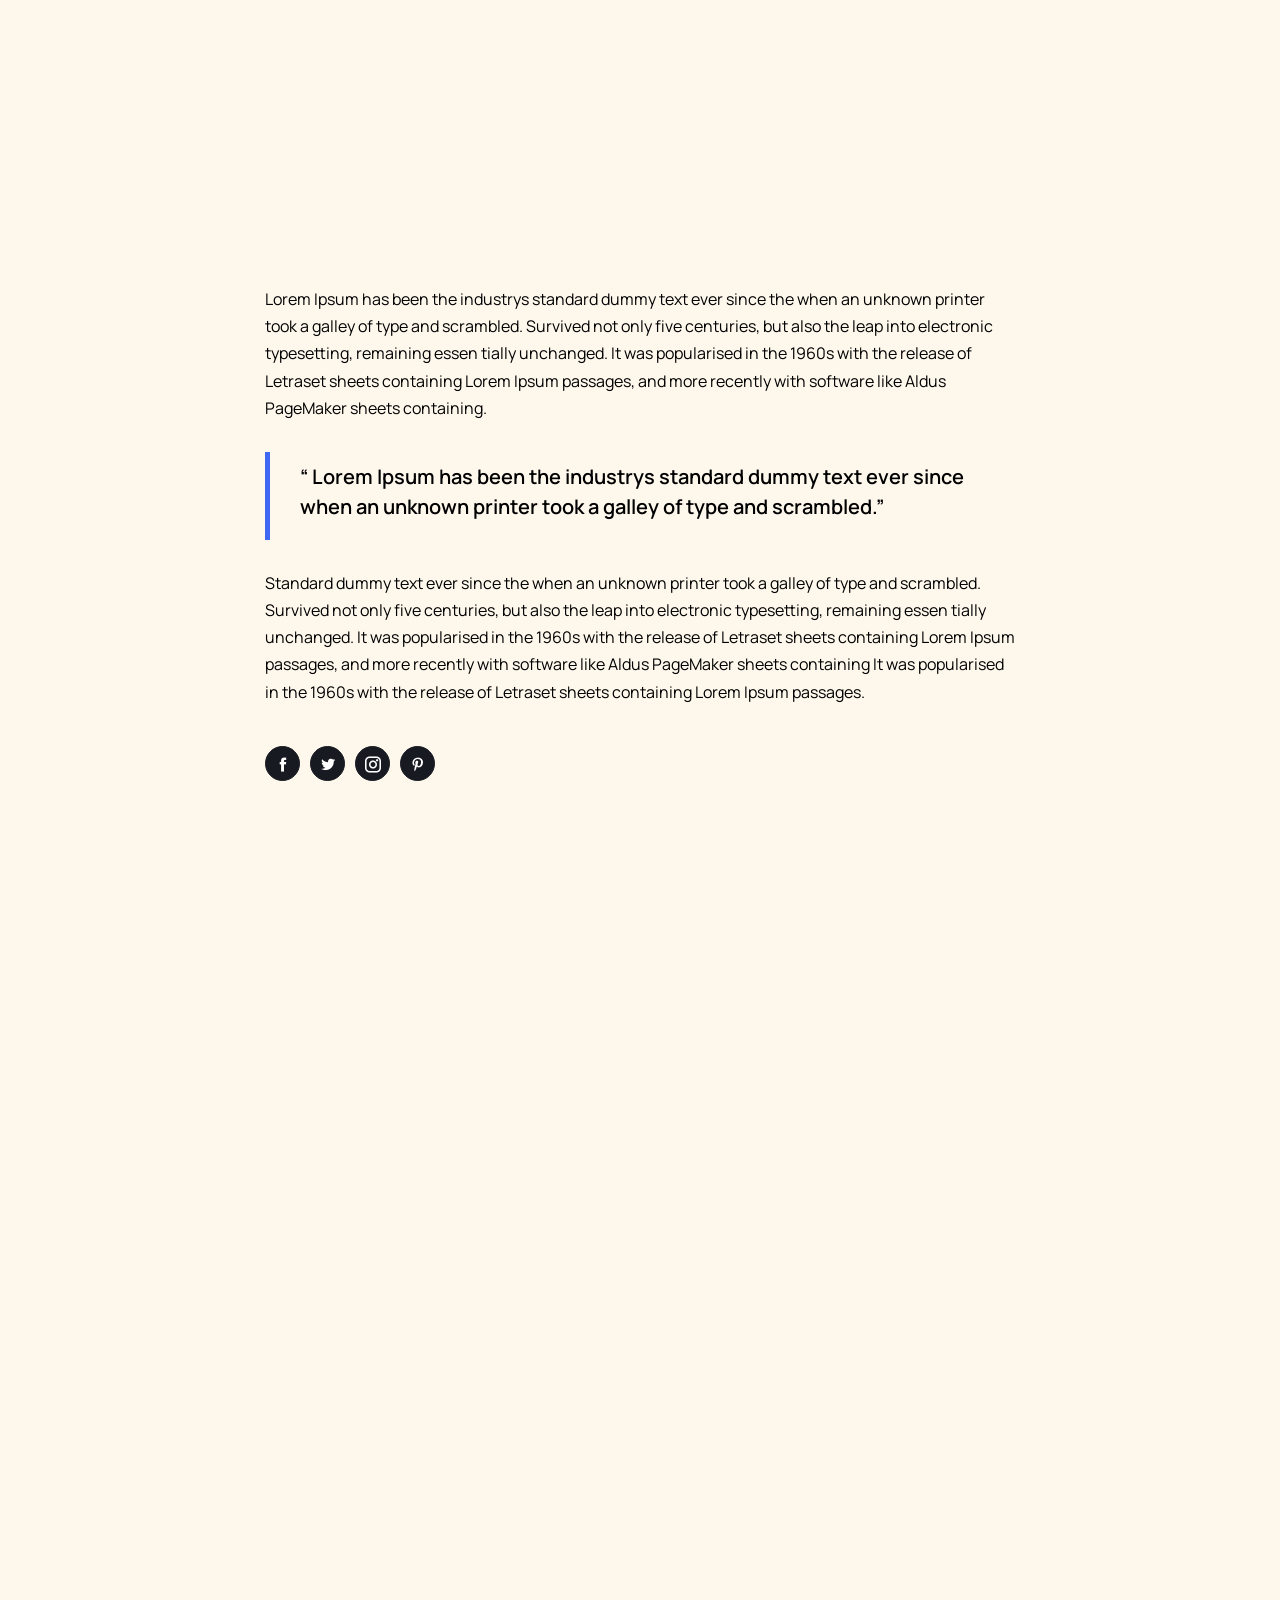
<file: blog-detail.html>
<!DOCTYPE html>
<html lang="en">

<head>

  <meta charset="UTF-8">
  <meta http-equiv="X-UA-Compatible" content="IE=edge">
  <meta name="viewport" content="width=device-width, initial-scale=1.0">
  <title>Latest blog post</title>

  <!-- icofont-css-link -->
  <link rel="stylesheet" href="css/icofont.min.css">
  <!-- Owl-Carosal-Style-link -->
  <link rel="stylesheet" href="css/owl.carousel.min.css">
  <!-- Bootstrap-Style-link -->
  <link rel="stylesheet" href="css/bootstrap.min.css">
  <!-- Aos-Style-link -->
  <link rel="stylesheet" href="css/aos.css">
  <!-- Coustome-Style-link -->
  <link rel="stylesheet" href="css/style.css">
  <!-- Responsive-Style-link -->
  <link rel="stylesheet" href="css/responsive.css">
  <!-- Favicon -->
  <link rel="shortcut icon" href="images/favicon.png" type="image/x-icon">

</head>

<body>


  <!-- Preloader -->
  <div id="preloader">
    <div id="loader"></div>
  </div>

  <!-- Header Start -->
  <header>
    <!-- container start -->
    <div class="container">
      <!-- navigation bar -->
      <nav class="navbar navbar-expand-lg">
        <a class="navbar-brand" href="index.html">
          <img src="images/logo.png" alt="Logo">
        </a>
        <button class="navbar-toggler" type="button" data-toggle="collapse" data-target="#navbarSupportedContent"
          aria-controls="navbarSupportedContent" aria-expanded="false" aria-label="Toggle navigation">
          <span class="navbar-toggler-icon">
            <!-- <i class="icofont-navigation-menu ico_menu"></i> -->
            <span class="toggle-wrap">
              <span class="toggle-bar"></span>
            </span>
          </span>
        </button>

        <div class="collapse navbar-collapse" id="navbarSupportedContent">
          <ul class="navbar-nav ml-auto">
            <li class="nav-item active">
              <a class="nav-link" href="index.html">Home</a>
            </li>
            <li class="nav-item">
              <a class="nav-link" href="about.html">About us</a>
            </li>
            <!-- secondery menu start -->
            <li class="nav-item has_dropdown">
              <a class="nav-link" href="#">Pages</a>
              <span class="drp_btn"><i class="icofont-rounded-down"></i></span>
              <div class="sub_menu">
                <ul>
                  <li><a href="blog-list.html">Blog List</a></li>
                  <li><a href="blog-detail.html">Single Blog</a></li>
                  <li><a href="sign-in.html">Sign In</a></li>
                  <li><a href="sign-up.html">Sign Up</a></li>
                </ul>
              </div>
            </li>
            <!-- secondery menu end -->

            <li class="nav-item">
              <a class="nav-link" href="pricing.html">Pricing</a>
            </li>
            <li class="nav-item">
              <a class="nav-link" href="reviews.html">Reviews</a>
            </li>
            <li class="nav-item">
              <a class="nav-link" href="blog-list.html">Blog</a>
            </li>
            <li class="nav-item">
              <a class="nav-link" href="contact.html">Contact</a>
            </li>
            <li class="nav-item">
              <div class="btn_block">
                <a class="nav-link dark_btn" href="contact.html">Download</a>
                <div class="btn_bottom"></div>
              </div>
            </li>
          </ul>
        </div>
      </nav>
      <!-- navigation end -->
    </div>
    <!-- container end -->
  </header>

  <!-- Page-wrapper-Start -->
  <div class="page_wrapper">

    <!-- Blog Detail Section Start -->
    <section class="blog_detail_section">
      <div class="container container-sm">
        <div class="blog_head">
          <div class="tags_info">
            <span class="tag">Mobile app</span>
            <ul class="blog_info">
              <li>May 12, 2023</li>
              <li>5 Comments</li>
              <li>750 Views</li>
            </ul>
          </div>
          <h1>Effective ways to monetize app for better perfomance.</h1>
          <div class="avtar">
            <img src="images/authore_01.png" alt="image">
            <div class="text">
              <h3>Willium Joy</h3>
              <span>Copy editor</span>
            </div>
          </div>
        </div>
        <div class="blog_body">
          <div class="img" data-aos="fade-in" data-aos-duration="1500">
            <img src="images/blog_single_01.png" alt="image">
          </div>
          <p>Lorem Ipsum is simply dummy text of the printing and typesetting industry lorem Ipsum has been the
            industrys standard dummy text ever since the when an unknown printer took a galley of type and scrambled it
            to make a type specimen book. It has survived not only five centuries, but also the leap into electronic
            typesetting, remaining essentially unchanged. It was popularised in the 1960s with the release of Letraset
            sheets containing Lorem Ipsum passages, and more recently with desktop publishing software like Aldus
            PageMaker.</p>
          <ul class="listings">
            <li>
              <span class="icon"><i class="icofont-check-circled"></i></span>
              <p>Lorem Ipsum is simply dummy text</p>
            </li>
            <li>
              <span class="icon"><i class="icofont-check-circled"></i></span>
              <p>The printing and typesetting industry</p>
            </li>
            <li>
              <span class="icon"><i class="icofont-check-circled"></i></span>
              <p>Has been the industrys dummy</p>
            </li>
            <li>
              <span class="icon"><i class="icofont-check-circled"></i></span>
              <p>Text ever since the when an unknown</p>
            </li>
          </ul>
          <h2>Article sub title goes here</h2>
          <p>Typesetting industry lorem Ipsum has been the industrys standard dummy text ever since the when an unknown
            printer took a galley of type and scrambled. Survived not only five centuries, but also the leap into
            electronic typesetting, remaining essen tially unchanged. It was popularised in the 1960s with the release
            of Letraset sheets containing Lorem Ipsum passages, and more recently with software like Aldus PageMaker.
          </p>
          <div class="yt_video" data-aos="fade-in" data-aos-duration="1500">
            <iframe src="https://www.youtube.com/embed/PxKKV9r1mkM" title="YouTube video player"
              allow="accelerometer; autoplay; clipboard-write; encrypted-media; gyroscope; picture-in-picture; web-share"
              allowfullscreen></iframe>
          </div>
          <p>
            Lorem Ipsum has been the industrys standard dummy text ever since the when an unknown printer took a galley
            of type and scrambled. Survived not only five centuries, but also the leap into electronic typesetting,
            remaining essen tially unchanged. It was popularised in the 1960s with the release of Letraset sheets
            containing Lorem Ipsum passages, and more recently with software like Aldus PageMaker sheets containing.
          </p>
          <div class="highlight_text">
            <h3>“ Lorem Ipsum has been the industrys standard dummy text ever since
              when an unknown printer took a galley of type and scrambled.”</h3>
          </div>
          <p>
            Standard dummy text ever since the when an unknown printer took a galley of type and scrambled. Survived not
            only five centuries, but also the leap into electronic typesetting, remaining essen tially unchanged. It was
            popularised in the 1960s with the release of Letraset sheets containing Lorem Ipsum passages, and more
            recently with software like Aldus PageMaker sheets containing It was popularised in the 1960s with the
            release of Letraset sheets containing Lorem Ipsum passages.
          </p>
          <ul class="social_media">
            <li><a href="#"><i class="icofont-facebook"></i></a></li>
            <li><a href="#"><i class="icofont-twitter"></i></a></li>
            <li><a href="#"><i class="icofont-instagram"></i></a></li>
            <li><a href="#"><i class="icofont-pinterest"></i></a></li>
          </ul>
        </div>
      </div>
    </section>
    <!-- Blog Detail Section End -->

    <!-- Comment Section -->
    <section class="row_am comment_section pb-0" data-aos="fade-up" data-aos-duration="1500">
      <div class="container container-sm">
        <div class="section_title">
          <h2>5 Comments</h2>
        </div>
        <ul>
          <li>
            <div class="authore_info">
              <div class="avtar">
                <img src="images/blog_d01.png" alt="image">
              </div>
              <div class="text">
                <span>1 day ago</span>
                <h4>Thomas </h4>
              </div>
            </div>
            <div class="comment">
              <p>Lorem Ipsum has been the industrys standard dummy text ever since the when an unknown printer took a
                galley of type and scrambled. Survived not.</p>
            </div>
          </li>
          <li class="replay_comment">
            <div class="authore_info">
              <div class="avtar">
                <img src="images/blog_d02.png" alt="image">
              </div>
              <div class="text">
                <span>1 day ago</span>
                <h4>Shaily</h4>
              </div>
            </div>
            <div class="comment">
              <p>Industrys standard dummy text ever since the when an unknown printer took.</p>
            </div>
          </li>
          <li>
            <div class="authore_info">
              <div class="avtar">
                <img src="images/blog_d03.png" alt="image">
              </div>
              <div class="text">
                <span>2 days ago</span>
                <h4>Willium Joe</h4>
              </div>
            </div>
            <div class="comment">
              <p>Has been the industrys standard dummy text ever since the when an unknown printer took a galley of type
                and scrambled. Survived not only five centuries.</p>
            </div>
          </li>
        </ul>
      </div>
    </section>

    <!-- Comment Form Section -->
    <section class="row_am comment_form_section" data-aos="fade-up" data-aos-duration="1500">
      <div class="container container-sm">
        <div class="section_title">
          <h2>Leave a comment</h2>
          <p>Your email address will not be published. Required fields are marked *</p>
        </div>
        <form>
          <div class="row">
            <div class="col-md-6">
              <div class="form-group">
                <input type="text" class="form-control" placeholder="Name *">
              </div>
            </div>
            <div class="col-md-6">
              <div class="form-group">
                <input type="email" class="form-control" placeholder="Email *">
              </div>
            </div>
            <div class="col-md-6">
              <div class="form-group">
                <input type="text" class="form-control" placeholder="Phone">
              </div>
            </div>
            <div class="col-md-6">
              <div class="form-group">
                <input type="text" class="form-control" placeholder="Website  ">
              </div>
            </div>
            <div class="col-md-12">
              <div class="form-group">
                <textarea class="form-control" placeholder="Comments"></textarea>
              </div>
            </div>
            <div class="col-md-12 text-right">
              <div class="btn_block">
                <button class="btn puprple_btn ml-0">Submit</button>
                <div class="btn_bottom"></div>
              </div>
            </div>
          </div>
        </form>
      </div>
    </section>

    <!-- Footer-Section start -->
    <footer class="white_text" data-aos="fade-in" data-aos-duration="1500">
      <div class="container">
        <div class="row">
          <div class="col-md-6">
            <div class="logo_side">
              <div class="logo">
                <a href="#">
                  <img src="images/ft_logo.png" alt="Logo">
                </a>
              </div>
              <div class="news_letter">
                <h3>Subscribe newsletter</h3>
                <p>Be the first to recieve all latest post in your inbox</p>
                <form>
                  <div class="form-group">
                    <input type="email" class="form-control" placeholder="Enter your email">
                    <button class="btn"><i class="icofont-paper-plane"></i></button>
                  </div>
                  <p class="note">By clicking send link you agree to receive message.</p>
                </form>
              </div>
              <ul class="contact_info">
                <li><a href="mailto:">support@example.com</a></li>
                <li><a href="tel: ">+1-900-123 4567</a></li>
              </ul>
              <ul class="social_media">
                <li><a href="#"><i class="icofont-facebook"></i></a></li>
                <li><a href="#"><i class="icofont-twitter"></i></a></li>
                <li><a href="#"><i class="icofont-instagram"></i></a></li>
                <li><a href="#"><i class="icofont-pinterest"></i></a></li>
              </ul>
            </div>
          </div>
          <div class="col-md-6">
            <div class="download_side">
              <h3>Download app</h3>
              <ul class="app_btn">
                <li>
                  <a href="#">
                    <img class="blue_img" src="images/googleplay.png" alt="image">
                  </a>
                </li>
                <li>
                  <a href="#">
                    <img class="blue_img" src="images/appstorebtn.png" alt="image">
                  </a>
                </li>
              </ul>
            </div>
          </div>
        </div>
      </div>
      <div class="footer_bottom">
        <div class="container">
          <div class="ft_inner">
            <div class="copy_text">
              <p>© Copyrights 2023. All rights reserved.</p>
            </div>
            <ul class="links">
              <li><a href="index.html">Home</a></li>
              <li><a href="about.html">About us</a></li>
              <li><a href="pricing.html">Pricing</a></li>
              <li><a href="blog-list.html">Blog</a></li>
              <li><a href="contact.html">Contact us</a></li>
            </ul>
            <div class="design_by">
              <p>Crafted by <a href="https://themeforest.net/user/kalanidhithemes" target="blank">Kalanidhi Themes</a></p>
            </div>
          </div>
        </div>
      </div>
    </footer>
    <!-- Footer-Section end -->

    <!-- go top button -->
    <div class="go_top" id="Gotop">
      <span><i class="icofont-arrow-up"></i></span>
    </div>

  </div>
  <!-- Page-wrapper-End -->

  <!-- Jquery-js-Link -->
  <script src="js/jquery.js"></script>
  <!-- owl-js-Link -->
  <script src="js/owl.carousel.min.js"></script>
  <!-- bootstrap-js-Link -->
  <script src="js/bootstrap.min.js"></script>
  <!-- aos-js-Link -->
  <script src="js/aos.js"></script>
  <!-- main-js-Link -->
  <script src="js/main.js"></script>


</body>

</html>
</file>
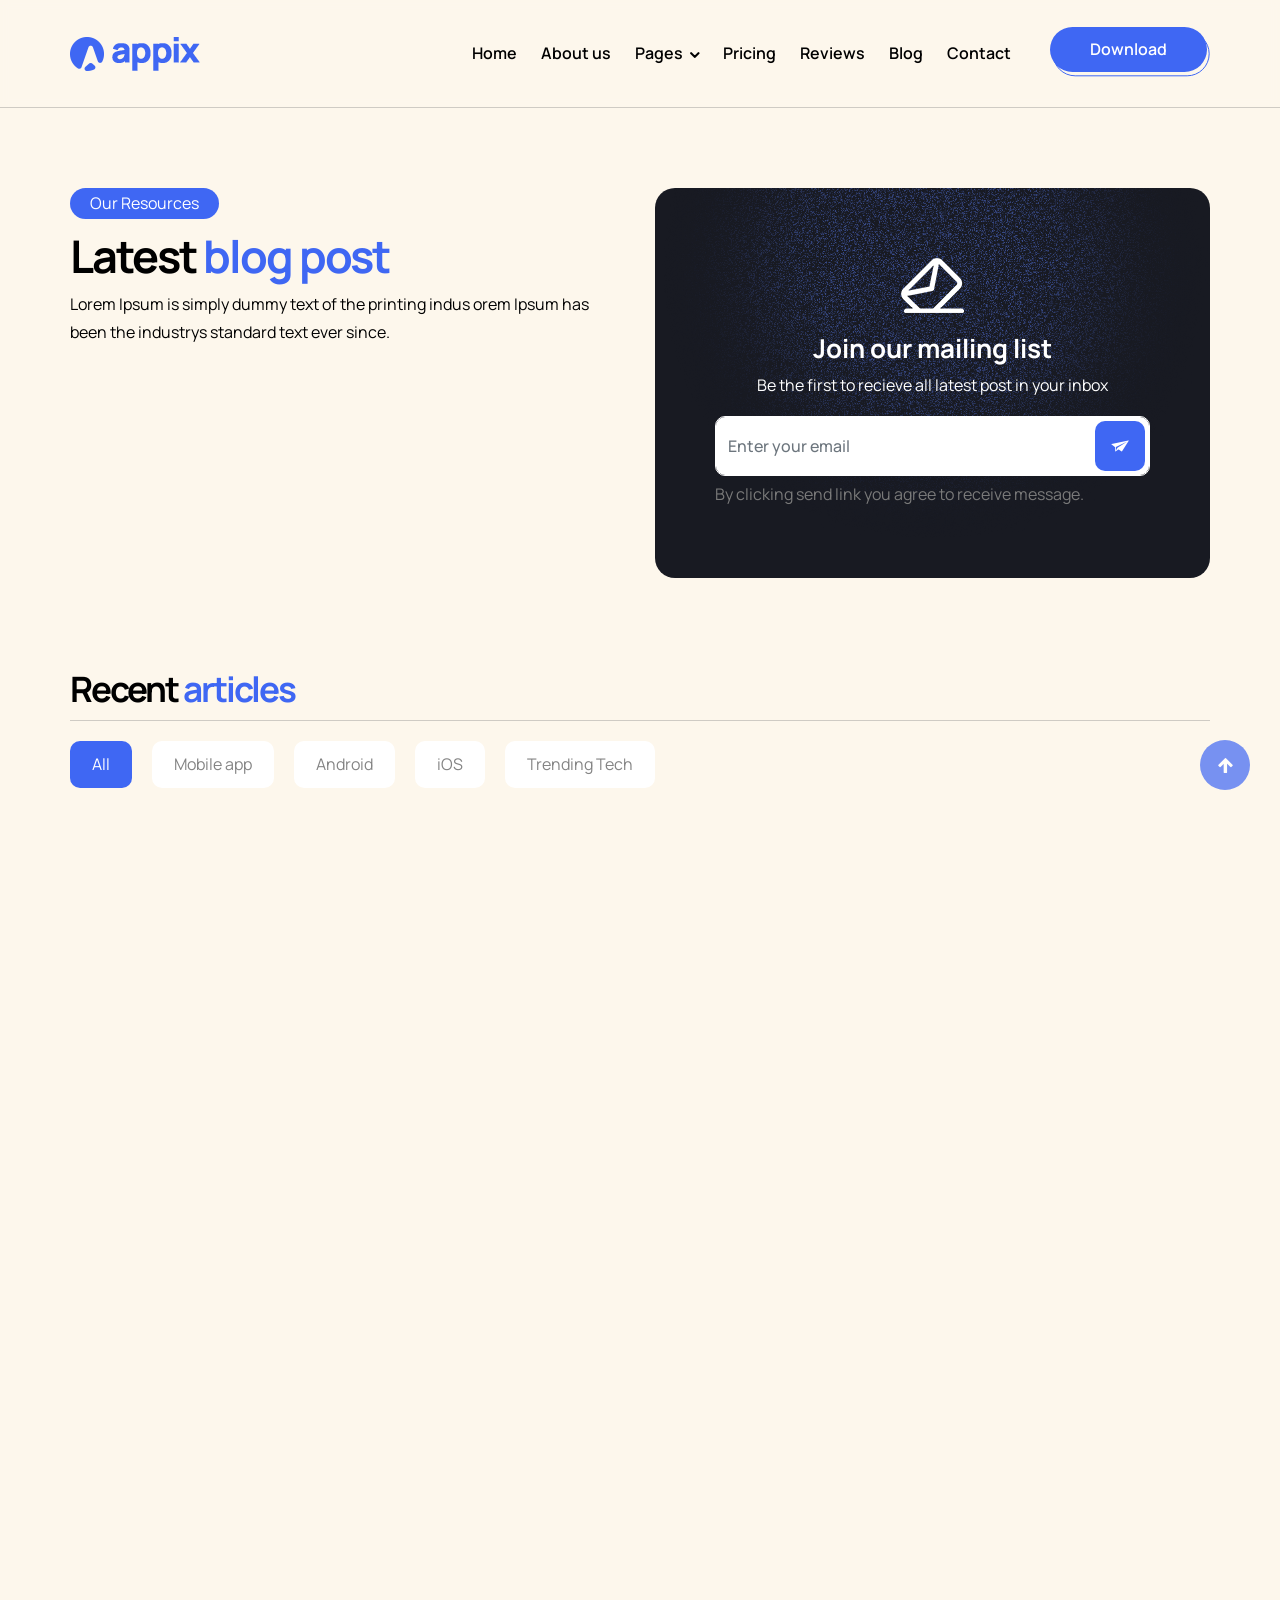
<file: blog-list.html>
<!DOCTYPE html>
<html lang="en">

<head>

  <meta charset="UTF-8">
  <meta http-equiv="X-UA-Compatible" content="IE=edge">
  <meta name="viewport" content="width=device-width, initial-scale=1.0">
  <title>Latest blog post</title>

  <!-- icofont-css-link -->
  <link rel="stylesheet" href="css/icofont.min.css">
  <!-- Owl-Carosal-Style-link -->
  <link rel="stylesheet" href="css/owl.carousel.min.css">
  <!-- Bootstrap-Style-link -->
  <link rel="stylesheet" href="css/bootstrap.min.css">
  <!-- Aos-Style-link -->
  <link rel="stylesheet" href="css/aos.css">
  <!-- Coustome-Style-link -->
  <link rel="stylesheet" href="css/style.css">
  <!-- Responsive-Style-link -->
  <link rel="stylesheet" href="css/responsive.css">
  <!-- Favicon -->
  <link rel="shortcut icon" href="images/favicon.png" type="image/x-icon">

</head>

<body>

  <!-- Preloader -->
  <div id="preloader">
    <div id="loader"></div>
  </div>

  <!-- Header Start -->
  <header>
    <!-- container start -->
    <div class="container">
      <!-- navigation bar -->
      <nav class="navbar navbar-expand-lg">
        <a class="navbar-brand" href="index.html">
          <img src="images/logo.png" alt="Logo">
        </a>
        <button class="navbar-toggler" type="button" data-toggle="collapse" data-target="#navbarSupportedContent"
          aria-controls="navbarSupportedContent" aria-expanded="false" aria-label="Toggle navigation">
          <span class="navbar-toggler-icon">
            <!-- <i class="icofont-navigation-menu ico_menu"></i> -->
            <span class="toggle-wrap">
              <span class="toggle-bar"></span>
            </span>
          </span>
        </button>

        <div class="collapse navbar-collapse" id="navbarSupportedContent">
          <ul class="navbar-nav ml-auto">
            <li class="nav-item active">
              <a class="nav-link" href="index.html">Home</a>
            </li>
            <li class="nav-item">
              <a class="nav-link" href="about.html">About us</a>
            </li>
            <!-- secondery menu start -->
            <li class="nav-item has_dropdown">
              <a class="nav-link" href="#">Pages</a>
              <span class="drp_btn"><i class="icofont-rounded-down"></i></span>
              <div class="sub_menu">
                <ul>
                  <li><a href="blog-list.html">Blog List</a></li>
                  <li><a href="blog-detail.html">Single Blog</a></li>
                  <li><a href="sign-in.html">Sign In</a></li>
                  <li><a href="sign-up.html">Sign Up</a></li>
                </ul>
              </div>
            </li>
            <!-- secondery menu end -->

            <li class="nav-item">
              <a class="nav-link" href="pricing.html">Pricing</a>
            </li>
            <li class="nav-item">
              <a class="nav-link" href="reviews.html">Reviews</a>
            </li>
            <li class="nav-item">
              <a class="nav-link" href="blog-list.html">Blog</a>
            </li>
            <li class="nav-item">
              <a class="nav-link" href="contact.html">Contact</a>
            </li>
            <li class="nav-item">
              <div class="btn_block">
                <a class="nav-link dark_btn" href="contact.html">Download</a>
                <div class="btn_bottom"></div>
              </div>
            </li>
          </ul>
        </div>
      </nav>
      <!-- navigation end -->
    </div>
    <!-- container end -->
  </header>

  <!-- Page-wrapper-Start -->
  <div class="page_wrapper">

    <!-- Our Resource Section Start -->
    <section class="our_resource">
      <div class="container">
        <div class="row">
          <div class="col-md-6">
            <div class="section_title" data-aos="fade-up" data-aos-duration="1500">
              <span class="title_badge">Our Resources</span>
              <h2>Latest <span>blog post</span></h2>
              <p>Lorem Ipsum is simply dummy text of the printing indus orem Ipsum has been the industrys standard text
                ever since.</p>
            </div>
          </div>
          <div class="col-md-6">
            <div class="mail_block white_text" data-aos="fade-up" data-aos-duration="1500">
              <div class="dotes_blue"><img src="images/blue_dotes.png" alt="image"></div>
              <div class="text">
                <span class="icon"><img src="images/email_icon.png" alt="image"></span>
                <h3>Join our mailing list</h3>
                <p>Be the first to recieve all latest post in your inbox</p>
                <form>
                  <div class="form-group">
                    <input type="email" class="form-control" placeholder="Enter your email">
                    <button class="btn"><i class="icofont-paper-plane"></i></button>
                  </div>
                  <p class="note">By clicking send link you agree to receive message.</p>
                </form>
              </div>
            </div>
          </div>
        </div>
      </div>
    </section>
    <!-- Our Resource Section End -->

    <!-- Recent Articles Section Start -->
    <section class="articles_section row_am">
      <div class="container">
        <div class="section_title" data-aos="fade-up" data-aos-duration="1500">
          <h2>Recent <span>articles</span></h2>
        </div>
        <ul class="filter_tags" data-aos="fade-up" data-aos-duration="1500">
          <li><a href="#" class="active">All</a></li>
          <li><a href="#">Mobile app</a></li>
          <li><a href="#">Android</a></li>
          <li><a href="#">iOS</a></li>
          <li><a href="#">Trending Tech</a></li>
        </ul>
        <div class="blog_listings">
          <div class="listing_block" data-aos="fade-up" data-aos-duration="1500">
            <a href="blog-detail.html" class="img">
              <img src="images/blog_list3.png" alt="image">
            </a>
            <div class="blog_text">
              <span class="tag">Mobile app</span>
              <h2><a href="blog-detail.html">Effective ways to monetize mobile apps for better perfomance</a></h2>
              <a href="blog-detail.html">Read more <i class="icofont-arrow-right"></i></a>
            </div>
            <div class="authore_info">
              <ul class="blog_info">
                <li>May 12, 2023</li>
                <li>5 Comments</li>
                <li>750 Views</li>
              </ul>
              <div class="avtar">
                <img src="images/authore_01.png" alt="image">
                <div class="text">
                  <h3>Willium Joy</h3>
                  <span>Copy editor</span>
                </div>
              </div>
            </div>
          </div>
          <div class="listing_block" data-aos="fade-up" data-aos-duration="1500">
            <a href="#" class="img">
              <img src="images/blog_list4.png" alt="image">
            </a>
            <div class="blog_text">
              <span class="tag">User experience</span>
              <h2><a href="#">Why you our app, top 5 reason to choose our app</a></h2>
              <a href="#">Read more <i class="icofont-arrow-right"></i></a>
            </div>
            <div class="authore_info">
              <ul class="blog_info">
                <li>May 12, 2023</li>
                <li>5 Comments</li>
                <li>520 Views</li>
              </ul>
              <div class="avtar">
                <img src="images/authore_02.png" alt="image">
                <div class="text">
                  <h3>Philip Jose</h3>
                  <span>Tech manager</span>
                </div>
              </div>
            </div>
          </div>
          <div class="listing_block" data-aos="fade-up" data-aos-duration="1500">
            <a href="#" class="img">
              <img src="images/blog_list3.png" alt="image">
            </a>
            <div class="blog_text">
              <span class="tag">Mobile app</span>
              <h2><a href="#">How to use mobile
                  application with best
                  performance lorem...</a></h2>
              <a href="#">Read more <i class="icofont-arrow-right"></i></a>
            </div>
            <div class="authore_info">
              <ul class="blog_info">
                <li>May 12, 2023</li>
                <li>5 Comments</li>
                <li>333 Views</li>
              </ul>
              <div class="avtar">
                <img src="images/authore_01.png" alt="image">
                <div class="text">
                  <h3>Willium Joy</h3>
                  <span>Copy editor</span>
                </div>
              </div>
            </div>
          </div>
          <div class="listing_block" data-aos="fade-up" data-aos-duration="1500">
            <a href="#" class="img">
              <img src="images/blog_list4.png" alt="image">
            </a>
            <div class="blog_text">
              <span class="tag">User experience</span>
              <h2><a href="#">Why you our app, top 5 reason to choose our app</a></h2>
              <a href="#">Read more <i class="icofont-arrow-right"></i></a>
            </div>
            <div class="authore_info">
              <ul class="blog_info">
                <li>May 12, 2023</li>
                <li>5 Comments</li>
                <li>421 Views</li>
              </ul>
              <div class="avtar">
                <img src="images/authore_02.png" alt="image">
                <div class="text">
                  <h3>Philip Jose</h3>
                  <span>Tech manager</span>
                </div>
              </div>
            </div>
          </div>
          <div class="listing_block" data-aos="fade-up" data-aos-duration="1500">
            <a href="#" class="img">
              <img src="images/blog_list3.png" alt="image">
            </a>
            <div class="blog_text">
              <span class="tag">Mobile app</span>
              <h2><a href="#">Effective ways to monetize mobile apps for better perfomance</a></h2>
              <a href="#">Read more <i class="icofont-arrow-right"></i></a>
            </div>
            <div class="authore_info">
              <ul class="blog_info">
                <li>May 12, 2023</li>
                <li>5 Comments</li>
                <li>750 Views</li>
              </ul>
              <div class="avtar">
                <img src="images/authore_01.png" alt="image">
                <div class="text">
                  <h3>Philip Jose</h3>
                  <span>Tech manager</span>
                </div>
              </div>
            </div>
          </div>
          <div class="listing_block" data-aos="fade-up" data-aos-duration="1500">
            <a href="#" class="img">
              <img src="images/blog_list4.png" alt="image">
            </a>
            <div class="blog_text">
              <span class="tag">User experience</span>
              <h2><a href="#">Why you our app, top 5 reason to choose our app</a></h2>
              <a href="#">Read more <i class="icofont-arrow-right"></i></a>
            </div>
            <div class="authore_info">
              <ul class="blog_info">
                <li>May 12, 2023</li>
                <li>5 Comments</li>
                <li>520 Views</li>
              </ul>
              <div class="avtar">
                <img src="images/authore_02.png" alt="image">
                <div class="text">
                  <h3>Philip Jose</h3>
                  <span>Tech manager</span>
                </div>
              </div>
            </div>
          </div>
        </div>
        <!-- Pagination -->
        <div class="pagination_block" data-aos="fade-in" data-aos-duration="1500">
          <ul>
            <li><a href="#" class="prev"><i class="icofont-arrow-left"></i> Prev</a></li>
            <li><a href="#">1</a></li>
            <li><a href="#" class="active">2</a></li>
            <li><a href="#">3</a></li>
            <li><a href="#">4</a></li>
            <li><a href="#">5</a></li>
            <li><a href="#">6</a></li>
            <li><a href="#" class="next">Next <i class="icofont-arrow-right"></i></a></li>
          </ul>
        </div>
      </div>
    </section>
    <!-- Recent Articles Section End -->

    <!-- Footer-Section start -->
    <footer class="white_text" data-aos="fade-in" data-aos-duration="1500">
      <div class="container">
        <div class="row">
          <div class="col-md-6">
            <div class="logo_side">
              <div class="logo">
                <a href="#">
                  <img src="images/ft_logo.png" alt="Logo">
                </a>
              </div>
              <div class="news_letter">
                <h3>Subscribe newsletter</h3>
                <p>Be the first to recieve all latest post in your inbox</p>
                <form>
                  <div class="form-group">
                    <input type="email" class="form-control" placeholder="Enter your email">
                    <button class="btn"><i class="icofont-paper-plane"></i></button>
                  </div>
                  <p class="note">By clicking send link you agree to receive message.</p>
                </form>
              </div>
              <ul class="contact_info">
                <li><a href="mailto:">support@example.com</a></li>
                <li><a href="tel: ">+1-900-123 4567</a></li>
              </ul>
              <ul class="social_media">
                <li><a href="#"><i class="icofont-facebook"></i></a></li>
                <li><a href="#"><i class="icofont-twitter"></i></a></li>
                <li><a href="#"><i class="icofont-instagram"></i></a></li>
                <li><a href="#"><i class="icofont-pinterest"></i></a></li>
              </ul>
            </div>
          </div>
          <div class="col-md-6">
            <div class="download_side">
              <h3>Download app</h3>
              <ul class="app_btn">
                <li>
                  <a href="#">
                    <img class="blue_img" src="images/googleplay.png" alt="image">
                  </a>
                </li>
                <li>
                  <a href="#">
                    <img class="blue_img" src="images/appstorebtn.png" alt="image">
                  </a>
                </li>
              </ul>
            </div>
          </div>
        </div>
      </div>
      <div class="footer_bottom">
        <div class="container">
          <div class="ft_inner">
            <div class="copy_text">
              <p>© Copyrights 2023. All rights reserved.</p>
            </div>
            <ul class="links">
              <li><a href="index.html">Home</a></li>
              <li><a href="about.html">About us</a></li>
              <li><a href="pricing.html">Pricing</a></li>
              <li><a href="blog-list.html">Blog</a></li>
              <li><a href="contact.html">Contact us</a></li>
            </ul>
            <div class="design_by">
              <p>Crafted by <a href="https://themeforest.net/user/kalanidhithemes" target="blank">Kalanidhi Themes</a></p>
            </div>
          </div>
        </div>
      </div>
    </footer>
    <!-- Footer-Section end -->

    <!-- go top button -->
    <div class="go_top" id="Gotop">
      <span><i class="icofont-arrow-up"></i></span>
    </div>

  </div>
  <!-- Page-wrapper-End -->

  <!-- Jquery-js-Link -->
  <script src="js/jquery.js"></script>
  <!-- owl-js-Link -->
  <script src="js/owl.carousel.min.js"></script>
  <!-- bootstrap-js-Link -->
  <script src="js/bootstrap.min.js"></script>
  <!-- aos-js-Link -->
  <script src="js/aos.js"></script>
  <!-- main-js-Link -->
  <script src="js/main.js"></script>

</body>

</html>
</file>
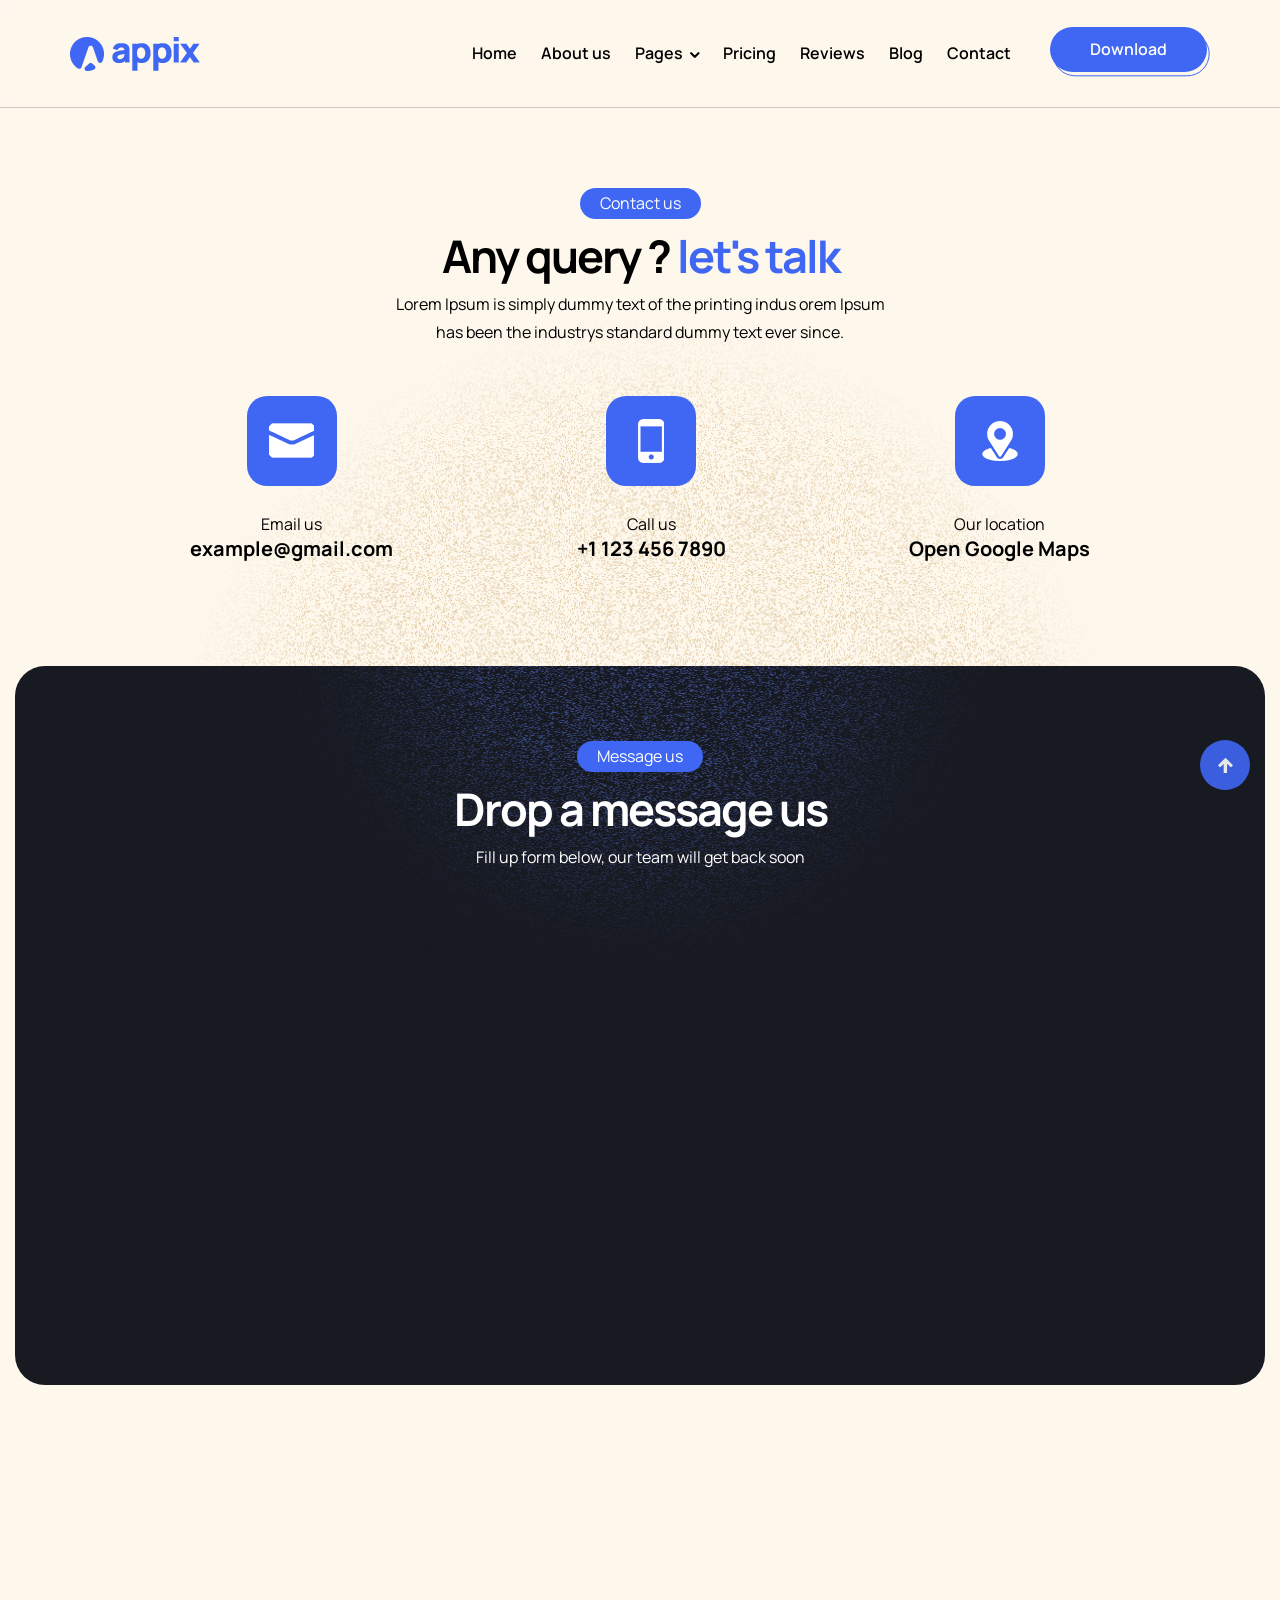
<file: contact.html>
<!DOCTYPE html>
<html lang="en">

<head>

  <meta charset="UTF-8">
  <meta http-equiv="X-UA-Compatible" content="IE=edge">
  <meta name="viewport" content="width=device-width, initial-scale=1.0">
  <title>Contact us</title>

  <!-- icofont-css-link -->
  <link rel="stylesheet" href="css/icofont.min.css">
  <!-- Owl-Carosal-Style-link -->
  <link rel="stylesheet" href="css/owl.carousel.min.css">
  <!-- Bootstrap-Style-link -->
  <link rel="stylesheet" href="css/bootstrap.min.css">
  <!-- Aos-Style-link -->
  <link rel="stylesheet" href="css/aos.css">
  <!-- Coustome-Style-link -->
  <link rel="stylesheet" href="css/style.css">
  <!-- Responsive-Style-link -->
  <link rel="stylesheet" href="css/responsive.css">
  <!-- Favicon -->
  <link rel="shortcut icon" href="images/favicon.png" type="image/x-icon">

</head>

<body>


  <!-- Preloader -->
  <div id="preloader">
    <div id="loader"></div>
  </div>

  <!-- Header Start -->
  <header>
    <!-- container start -->
    <div class="container">
      <!-- navigation bar -->
      <nav class="navbar navbar-expand-lg">
        <a class="navbar-brand" href="index.html">
          <img src="images/logo.png" alt="Logo">
        </a>
        <button class="navbar-toggler" type="button" data-toggle="collapse" data-target="#navbarSupportedContent"
          aria-controls="navbarSupportedContent" aria-expanded="false" aria-label="Toggle navigation">
          <span class="navbar-toggler-icon">
            <!-- <i class="icofont-navigation-menu ico_menu"></i> -->
            <span class="toggle-wrap">
              <span class="toggle-bar"></span>
            </span>
          </span>
        </button>

        <div class="collapse navbar-collapse" id="navbarSupportedContent">
          <ul class="navbar-nav ml-auto">
            <li class="nav-item active">
              <a class="nav-link" href="index.html">Home</a>
            </li>
            <li class="nav-item">
              <a class="nav-link" href="about.html">About us</a>
            </li>
            <!-- secondery menu start -->
            <li class="nav-item has_dropdown">
              <a class="nav-link" href="#">Pages</a>
              <span class="drp_btn"><i class="icofont-rounded-down"></i></span>
              <div class="sub_menu">
                <ul>
                  <li><a href="blog-list.html">Blog List</a></li>
                  <li><a href="blog-detail.html">Single Blog</a></li>
                  <li><a href="sign-in.html">Sign In</a></li>
                  <li><a href="sign-up.html">Sign Up</a></li>
                </ul>
              </div>
            </li>
            <!-- secondery menu end -->

            <li class="nav-item">
              <a class="nav-link" href="pricing.html">Pricing</a>
            </li>
            <li class="nav-item">
              <a class="nav-link" href="reviews.html">Reviews</a>
            </li>
            <li class="nav-item">
              <a class="nav-link" href="blog-list.html">Blog</a>
            </li>
            <li class="nav-item">
              <a class="nav-link" href="contact.html">Contact</a>
            </li>
            <li class="nav-item">
              <div class="btn_block">
                <a class="nav-link dark_btn" href="contact.html">Download</a>
                <div class="btn_bottom"></div>
              </div>
            </li>
          </ul>
        </div>
      </nav>
      <!-- navigation end -->
    </div>
    <!-- container end -->
  </header>

  <!-- Page-wrapper-Start -->
  <div class="page_wrapper">

    <!-- Contact Us Section Start -->
    <section class="contact_section">
      <div class="container">
        <div class="section_title" data-aos="fade-up" data-aos-duration="1500">
          <span class="title_badge">Contact us</span>
          <h2>Any query ? <span>let's talk</span></h2>
          <p>Lorem Ipsum is simply dummy text of the printing indus orem Ipsum <br> has been the industrys standard
            dummy
            text ever since.</p>
        </div>
        <ul class="contact_listing">
          <li data-aos="fade-up" data-aos-duration="1500">
            <span class="icon">
              <img src="images/mail_icon.png" alt="image">
            </span>
            <span class="lable">Email us</span>
            <a href="mailto:example@gmail.com">example@gmail.com</a>
          </li>
          <li data-aos="fade-up" data-aos-duration="1500" data-aos-delay="150">
            <span class="icon">
              <img src="images/phone_icon.png" alt="image">
            </span>
            <span class="lable">Call us</span>
            <a href="tel:1234567899">+1 123 456 7890</a>
          </li>
          <li data-aos="fade-up" data-aos-duration="1500" data-aos-delay="300">
            <span class="icon">
              <img src="images/location_icon.png" alt="image">
            </span>
            <span class="lable">Our location</span>
            <a target="_blank" href="https://www.google.com/maps">Open Google Maps</a>
          </li>
        </ul>
      </div>
    </section>
    <!-- Contact Us Section End -->

    <!-- Contact Form Section Start -->
    <section class="contact_form white_text row_am" data-aos="fade-in" data-aos-duration="1500">
      <div class="contact_inner">
        <div class="container">
          <div class="dotes_blue"><img src="images/blue_dotes.png" alt="image"></div>
          <div class="section_title" data-aos="fade-up" data-aos-duration="1500" data-aos-delay="100">
            <span class="title_badge">Message us</span>
            <h2>Drop a message us</h2>
            <p>Fill up form below, our team will get back soon</p>
          </div>
          <form data-aos="fade-up" data-aos-duration="1500">
            <div class="row">
              <div class="col-md-4">
                <div class="form-group">
                  <input type="text" class="form-control" placeholder="Name *" required>
                </div>
              </div>
              <div class="col-md-4">
                <div class="form-group">
                  <input type="email" class="form-control" placeholder="Email *" required>
                </div>
              </div>
              <div class="col-md-4">
                <div class="form-group">
                  <input type="email" class="form-control" placeholder="Company Name">
                </div>
              </div>
              <div class="col-md-4">
                <div class="form-group">
                  <select class="form-control">
                    <option value="">Country</option>
                    <option value="">India</option>
                    <option value="">USA</option>
                  </select>
                </div>
              </div>
              <div class="col-md-4">
                <div class="form-group">
                  <input type="text" class="form-control" placeholder="Phone">
                </div>
              </div>
              <div class="col-md-4">
                <div class="form-group">
                  <input type="text" class="form-control" placeholder="Website">
                </div>
              </div>
              <div class="col-md-12">
                <div class="form-group">
                  <textarea class="form-control" placeholder="Comments"></textarea>
                </div>
              </div>
              <div class="col-md-8">
                <div class="coustome_checkbox">
                  <label for="term_checkbox">
                    <input type="checkbox" id="term_checkbox">
                    <span class="checkmark"></span>
                    I agree to receive emails, newsletters and promotional messages
                  </label>
                </div>
              </div>
              <div class="col-md-4 text-right">
                <div class="btn_block">
                  <button class="btn puprple_btn ml-0">Submit</button>
                  <div class="btn_bottom"></div>
                </div>
              </div>
            </div>
          </form>
        </div>
      </div>
    </section>
    <!-- Contact Form Section End -->

    <!-- Google Map Start -->
    <div class="map_block row_am" data-aos="fade-in" data-aos-duration="1500">
      <div class="container">
        <iframe
          src="https://www.google.com/maps/embed?pb=!1m18!1m12!1m3!1d103190.9858395081!2d-115.2979677164074!3d36.07597430119342!2m3!1f0!2f0!3f0!3m2!1i1024!2i768!4f13.1!3m3!1m2!1s0x80beb782a4f57dd1%3A0x3accd5e6d5b379a3!2sLas%20Vegas%2C%20NV%2C%20USA!5e0!3m2!1sen!2sin!4v1691230337798!5m2!1sen!2sin"
          style="border:0;" allowfullscreen="" loading="lazy" referrerpolicy="no-referrer-when-downgrade"></iframe>
      </div>
    </div>
    <!-- Google Map End -->

    <!-- Footer-Section start -->
    <footer class="white_text" data-aos="fade-in" data-aos-duration="1500">
      <div class="container">
        <div class="row">
          <div class="col-md-6">
            <div class="logo_side">
              <div class="logo">
                <a href="#">
                  <img src="images/ft_logo.png" alt="Logo">
                </a>
              </div>
              <div class="news_letter">
                <h3>Subscribe newsletter</h3>
                <p>Be the first to recieve all latest post in your inbox</p>
                <form>
                  <div class="form-group">
                    <input type="email" class="form-control" placeholder="Enter your email">
                    <button class="btn"><i class="icofont-paper-plane"></i></button>
                  </div>
                  <p class="note">By clicking send link you agree to receive message.</p>
                </form>
              </div>
              <ul class="contact_info">
                <li><a href="mailto:">support@example.com</a></li>
                <li><a href="tel: ">+1-900-123 4567</a></li>
              </ul>
              <ul class="social_media">
                <li><a href="#"><i class="icofont-facebook"></i></a></li>
                <li><a href="#"><i class="icofont-twitter"></i></a></li>
                <li><a href="#"><i class="icofont-instagram"></i></a></li>
                <li><a href="#"><i class="icofont-pinterest"></i></a></li>
              </ul>
            </div>
          </div>
          <div class="col-md-6">
            <div class="download_side">
              <h3>Download app</h3>
              <ul class="app_btn">
                <li>
                  <a href="#">
                    <img class="blue_img" src="images/googleplay.png" alt="image">
                  </a>
                </li>
                <li>
                  <a href="#">
                    <img class="blue_img" src="images/appstorebtn.png" alt="image">
                  </a>
                </li>
              </ul>
            </div>
          </div>
        </div>
      </div>
      <div class="footer_bottom">
        <div class="container">
          <div class="ft_inner">
            <div class="copy_text">
              <p>© Copyrights 2023. All rights reserved.</p>
            </div>
            <ul class="links">
              <li><a href="index.html">Home</a></li>
              <li><a href="about.html">About us</a></li>
              <li><a href="pricing.html">Pricing</a></li>
              <li><a href="blog-list.html">Blog</a></li>
              <li><a href="contact.html">Contact us</a></li>
            </ul>
            <div class="design_by">
              <p>Crafted by <a href="https://themeforest.net/user/kalanidhithemes" target="blank">Kalanidhi Themes</a></p>
            </div>
          </div>
        </div>
      </div>
    </footer>
    <!-- Footer-Section end -->

    <!-- go top button -->
    <div class="go_top" id="Gotop">
      <span><i class="icofont-arrow-up"></i></span>
    </div>

  </div>
  <!-- Page-wrapper-End -->

  <!-- Jquery-js-Link -->
  <script src="js/jquery.js"></script>
  <!-- owl-js-Link -->
  <script src="js/owl.carousel.min.js"></script>
  <!-- bootstrap-js-Link -->
  <script src="js/bootstrap.min.js"></script>
  <!-- aos-js-Link -->
  <script src="js/aos.js"></script>
  <!-- main-js-Link -->
  <script src="js/main.js"></script>


</body>

</html>
</file>
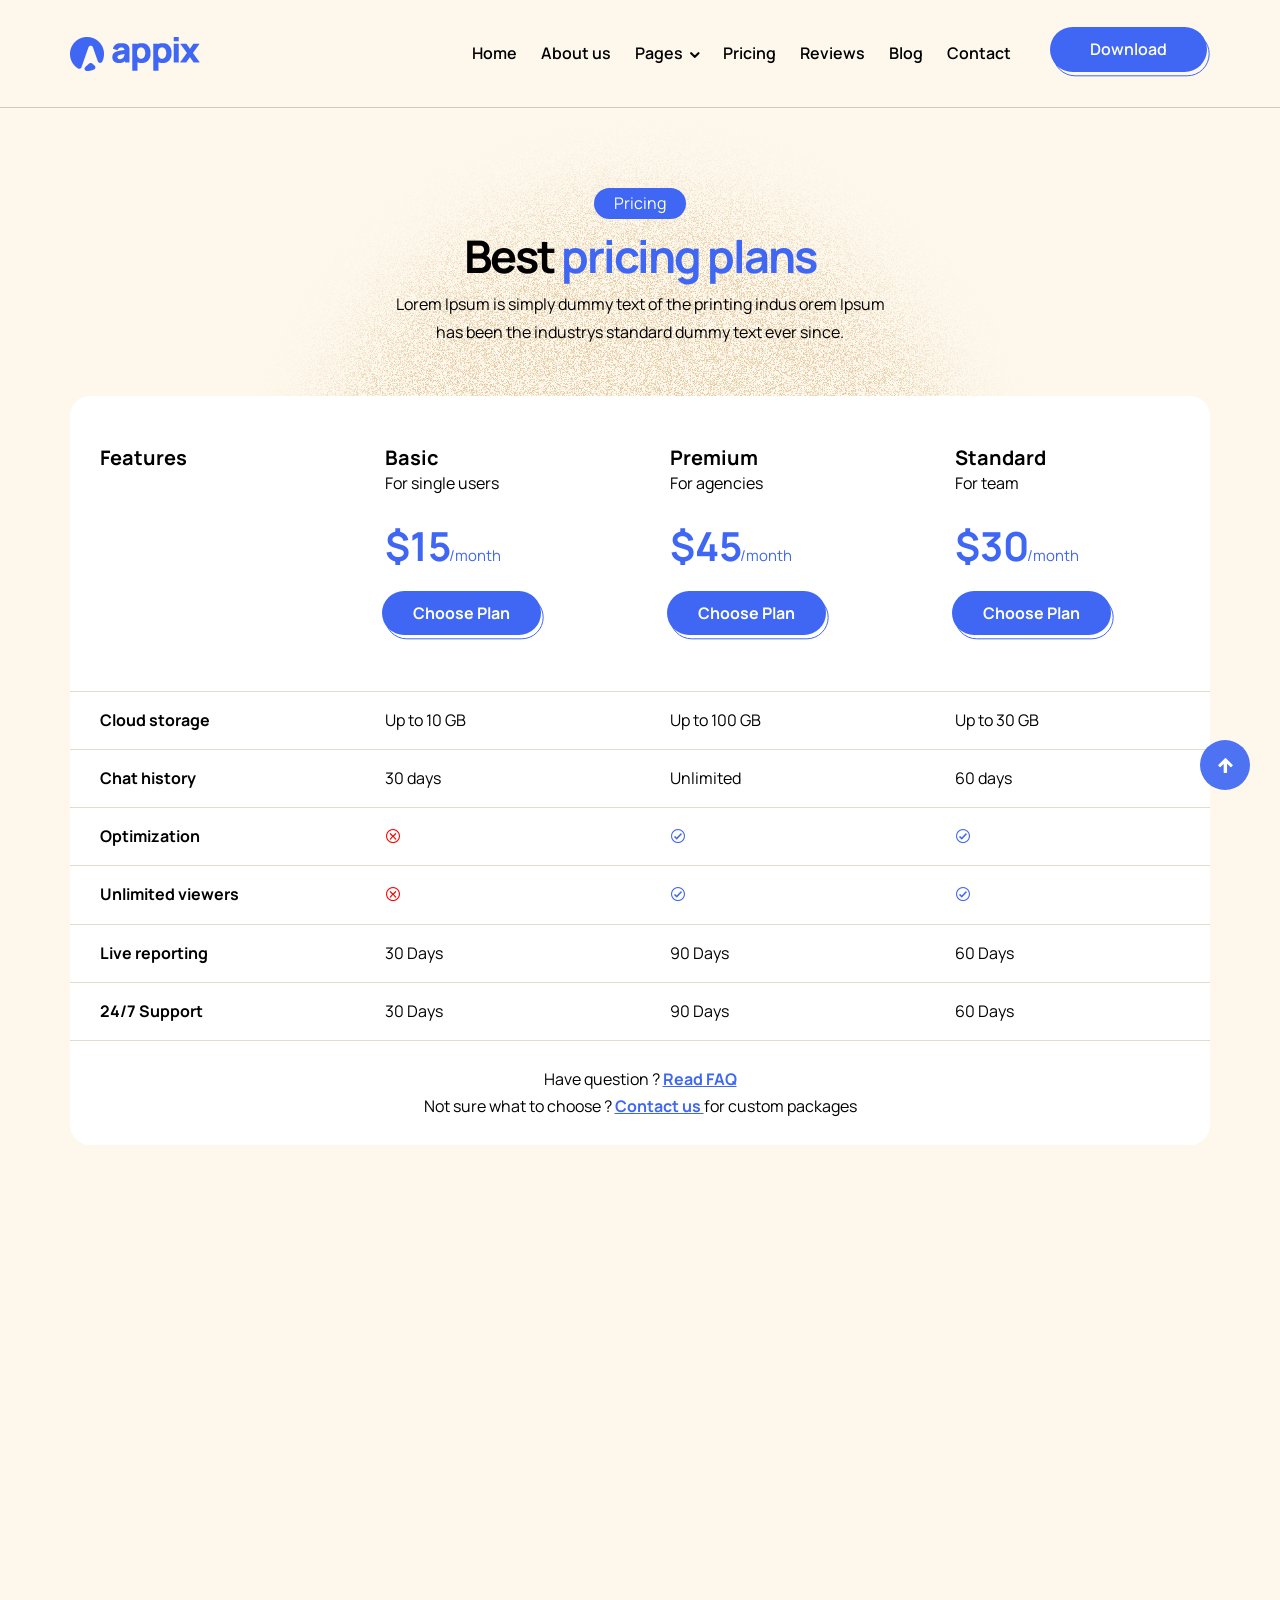
<file: pricing.html>
<!DOCTYPE html>
<html lang="en">

<head>

  <meta charset="UTF-8">
  <meta http-equiv="X-UA-Compatible" content="IE=edge">
  <meta name="viewport" content="width=device-width, initial-scale=1.0">
  <title>Pricing</title>

  <!-- icofont-css-link -->
  <link rel="stylesheet" href="css/icofont.min.css">
  <!-- Owl-Carosal-Style-link -->
  <link rel="stylesheet" href="css/owl.carousel.min.css">
  <!-- Bootstrap-Style-link -->
  <link rel="stylesheet" href="css/bootstrap.min.css">
  <!-- Aos-Style-link -->
  <link rel="stylesheet" href="css/aos.css">
  <!-- Coustome-Style-link -->
  <link rel="stylesheet" href="css/style.css">
  <!-- Responsive-Style-link -->
  <link rel="stylesheet" href="css/responsive.css">
  <!-- Favicon -->
  <link rel="shortcut icon" href="images/favicon.png" type="image/x-icon">

</head>

<body>

  <!-- Preloader -->
  <div id="preloader">
    <div id="loader"></div>
  </div>

  <!-- Header Start -->
  <header>
    <!-- container start -->
    <div class="container">
      <!-- navigation bar -->
      <nav class="navbar navbar-expand-lg">
        <a class="navbar-brand" href="index.html">
          <img src="images/logo.png" alt="Logo">
        </a>
        <button class="navbar-toggler" type="button" data-toggle="collapse" data-target="#navbarSupportedContent"
          aria-controls="navbarSupportedContent" aria-expanded="false" aria-label="Toggle navigation">
          <span class="navbar-toggler-icon">
            <!-- <i class="icofont-navigation-menu ico_menu"></i> -->
            <span class="toggle-wrap">
              <span class="toggle-bar"></span>
            </span>
          </span>
        </button>

        <div class="collapse navbar-collapse" id="navbarSupportedContent">
          <ul class="navbar-nav ml-auto">
            <li class="nav-item active">
              <a class="nav-link" href="index.html">Home</a>
            </li>
            <li class="nav-item">
              <a class="nav-link" href="about.html">About us</a>
            </li>
            <!-- secondery menu start -->
            <li class="nav-item has_dropdown">
              <a class="nav-link" href="#">Pages</a>
              <span class="drp_btn"><i class="icofont-rounded-down"></i></span>
              <div class="sub_menu">
                <ul>
                  <li><a href="blog-list.html">Blog List</a></li>
                  <li><a href="blog-detail.html">Single Blog</a></li>
                  <li><a href="sign-in.html">Sign In</a></li>
                  <li><a href="sign-up.html">Sign Up</a></li>
                </ul>
              </div>
            </li>
            <!-- secondery menu end -->

            <li class="nav-item">
              <a class="nav-link" href="pricing.html">Pricing</a>
            </li>
            <li class="nav-item">
              <a class="nav-link" href="reviews.html">Reviews</a>
            </li>
            <li class="nav-item">
              <a class="nav-link" href="blog-list.html">Blog</a>
            </li>
            <li class="nav-item">
              <a class="nav-link" href="contact.html">Contact</a>
            </li>
            <li class="nav-item">
              <div class="btn_block">
                <a class="nav-link dark_btn" href="contact.html">Download</a>
                <div class="btn_bottom"></div>
              </div>
            </li>
          </ul>
        </div>
      </nav>
      <!-- navigation end -->
    </div>
    <!-- container end -->
  </header>

  <!-- Page-wrapper-Start -->
  <div class="page_wrapper">

    <!-- Pricing Section Start -->
    <section class="pricing_page_block">
      <div class="container">
        <div class="section_title" data-aos="fade-up" data-aos-duration="1500">
          <span class="title_badge">Pricing</span>
          <h2>Best <span>pricing plans</span></h2>
          <p>Lorem Ipsum is simply dummy text of the printing indus orem Ipsum <br> has been the industrys standard
            dummy text ever since.</p>
        </div>
        <div class="table_content">
          <div class="pricing_table" data-aos="fade-up" data-aos-duration="1500">
            <div class="pricing_block">
              <div class="pricing_title">
                <h3>Features</h3>
              </div>
              <ul class="features">
                <li>
                  <p>Cloud storage</p>
                </li>
                <li>
                  <p>Chat history</p>
                </li>
                <li>
                  <p>Optimization</p>
                </li>
                <li>
                  <p>Unlimited viewers</p>
                </li>
                <li>
                  <p>Live reporting</p>
                </li>
                <li>
                  <p>24/7 Support</p>
                </li>
              </ul>
            </div>
            <div class="pricing_block">
              <div class="pricing_title">
                <div class="t_block">
                  <h3>Basic</h3>
                  <span>For single users</span>
                </div>
                <div class="pricing">
                  <h3>$15 <span>/month</span></h3>
                </div>
                <div class="btn_block">
                  <a href="#" class="btn puprple_btn ml-0">Choose Plan</a>
                  <div class="btn_bottom"></div>
                </div>
              </div>
              <ul>
                <li>
                  <span class="mobile_text">Cloud storage</span>
                  <p>Up to 10 GB</p>
                </li>
                <li>
                  <span class="mobile_text">Chat history</span>
                  <p>30 days</p>
                </li>
                <li>
                  <span class="mobile_text">Optimization</span>
                  <p><i class="icofont-close-circled"></i></p>
                </li>
                <li>
                  <span class="mobile_text">Unlimited viewers</span>
                  <p><i class="icofont-close-circled"></i></p>
                </li>
                <li>
                  <span class="mobile_text">Live reporting</span>
                  <p>30 Days</p>
                </li>
                <li>
                  <span class="mobile_text">24/7 Support</span>
                  <p>30 Days</p>
                </li>
              </ul>
            </div>
            <div class="pricing_block">
              <div class="pricing_title">
                <div class="t_block">
                  <h3>Premium</h3>
                  <span>For agencies</span>
                </div>
                <div class="pricing">
                  <h3>$45 <span>/month</span></h3>
                </div>
                <div class="btn_block">
                  <a href="#" class="btn puprple_btn ml-0">Choose Plan</a>
                  <div class="btn_bottom"></div>
                </div>
              </div>
              <ul>
                <li>
                  <span class="mobile_text">Cloud storage</span>
                  <p>Up to 100 GB</p>
                </li>
                <li>
                  <span class="mobile_text">Chat history</span>
                  <p>Unlimited</p>
                </li>
                <li>
                  <span class="mobile_text">Optimization</span>
                  <p><i class="icofont-check-circled"></i></p>
                </li>
                <li>
                  <span class="mobile_text">Unlimited viewers</span>
                  <p><i class="icofont-check-circled"></i></p>
                </li>
                <li>
                  <span class="mobile_text">Live reporting</span>
                  <p>90 Days</p>
                </li>
                <li>
                  <span class="mobile_text">24/7 Support</span>
                  <p>90 Days</p>
                </li>
              </ul>
            </div>
            <div class="pricing_block">
              <div class="pricing_title">
                <div class="t_block">
                  <h3>Standard</h3>
                  <span>For team</span>
                </div>
                <div class="pricing">
                  <h3>$30 <span>/month</span></h3>
                </div>
                <div class="btn_block">
                  <a href="#" class="btn puprple_btn ml-0">Choose Plan</a>
                  <div class="btn_bottom"></div>
                </div>
              </div>
              <ul>
                <li>
                  <span class="mobile_text">Cloud storage</span>
                  <p>Up to 30 GB</p>
                </li>
                <li>
                  <span class="mobile_text">Chat history</span>
                  <p>60 days</p>
                </li>
                <li>
                  <span class="mobile_text">Optimization</span>
                  <p><i class="icofont-check-circled"></i></p>
                </li>
                <li>
                  <span class="mobile_text">Unlimited viewers</span>
                  <p><i class="icofont-check-circled"></i></p>
                </li>
                <li>
                  <span class="mobile_text">Live reporting</span>
                  <p>60 Days</p>
                </li>
                <li>
                  <span class="mobile_text">24/7 Support</span>
                  <p>60 Days</p>
                </li>
              </ul>
            </div>
          </div>
          <div class="bottom_text text-center">
            <p>Have question ? <a href="#">Read FAQ</a></p>
            <p>Not sure what to choose ? <a href="#">Contact us </a> for custom packages</p>
          </div>
        </div>
      </div>
    </section>
    <!-- Pricing Section End -->

    <!-- FAQ Tab Section Start -->
    <section class="row_am faq_section">
      <div class="container">
        <div class="section_title" data-aos="fade-up" data-aos-duration="1500">
          <span class="title_badge">Question & Answer</span>
          <h2><span>FAQs</span> - Frequently Asked Questions</h2>
        </div>
        <div class="faq_blocks" data-aos="fade-up" data-aos-duration="1500">
          <div class="accordion" id="accordionExample">
            <div class="row">
              <div class="col-md-6">
                <div class="card">
                  <div class="card-header" id="headingOne">
                    <h2 class="mb-0">
                      <button class="btn btn-link btn-block text-left" type="button" data-toggle="collapse"
                        data-target="#collapseOne" aria-expanded="true" aria-controls="collapseOne">
                        How app will useful for my business ?
                        <span class="icons">
                          <i class="icofont-plus"></i>
                          <i class="icofont-minus"></i>
                        </span>
                      </button>
                    </h2>
                  </div>
                  <div id="collapseOne" class="collapse show" aria-labelledby="headingOne"
                    data-parent="#accordionExample">
                    <div class="card-body">
                      Lorem Ipsum is simply dummy text of the printing and typesetting industry lorem Ipsu m has been
                      the industrys standard dummy text ever since the when an unknown printer.
                    </div>
                  </div>
                </div>
                <div class="card">
                  <div class="card-header" id="headingTwo">
                    <h2 class="mb-0">
                      <button class="btn btn-link btn-block text-left collapsed" type="button" data-toggle="collapse"
                        data-target="#collapseTwo" aria-expanded="false" aria-controls="collapseTwo">
                        What support i will get in premium package?
                        <span class="icons">
                          <i class="icofont-plus"></i>
                          <i class="icofont-minus"></i>
                        </span>
                      </button>
                    </h2>
                  </div>
                  <div id="collapseTwo" class="collapse" aria-labelledby="headingTwo" data-parent="#accordionExample">
                    <div class="card-body">
                      Some placeholder content for the second accordion panel. This panel is
                      hidden by
                      default.
                    </div>
                  </div>
                </div>
                <div class="card">
                  <div class="card-header" id="headingThree">
                    <h2 class="mb-0">
                      <button class="btn btn-link btn-block text-left collapsed" type="button" data-toggle="collapse"
                        data-target="#collapseThree" aria-expanded="false" aria-controls="collapseThree">
                        Can i get update for free ?
                        <span class="icons">
                          <i class="icofont-plus"></i>
                          <i class="icofont-minus"></i>
                        </span>
                      </button>
                    </h2>
                  </div>
                  <div id="collapseThree" class="collapse" aria-labelledby="headingThree"
                    data-parent="#accordionExample">
                    <div class="card-body">
                      And lastly, the placeholder content for the third and final accordion panel.
                      This
                      panel is hidden by default.
                    </div>
                  </div>
                </div>
                <div class="card">
                  <div class="card-header" id="headingfour">
                    <h2 class="mb-0">
                      <button class="btn btn-link btn-block text-left collapsed" type="button" data-toggle="collapse"
                        data-target="#collapsefour" aria-expanded="false" aria-controls="collapsefour">
                        How to setup account ?
                        <span class="icons">
                          <i class="icofont-plus"></i>
                          <i class="icofont-minus"></i>
                        </span>
                      </button>
                    </h2>
                  </div>
                  <div id="collapsefour" class="collapse" aria-labelledby="headingfour" data-parent="#accordionExample">
                    <div class="card-body">
                      Some placeholder content for the second accordion panel. This panel is
                      hidden by
                      default.
                    </div>
                  </div>
                </div>
              </div>
              <div class="col-md-6">
                <div class="card">
                  <div class="card-header" id="headingfive">
                    <h2 class="mb-0">
                      <button class="btn btn-link btn-block text-left collapsed" type="button" data-toggle="collapse"
                        data-target="#collapsefive" aria-expanded="false" aria-controls="collapsefive">
                        Is there any hidden cost?
                        <span class="icons">
                          <i class="icofont-plus"></i>
                          <i class="icofont-minus"></i>
                        </span>
                      </button>
                    </h2>
                  </div>
                  <div id="collapsefive" class="collapse" aria-labelledby="headingfive" data-parent="#accordionExample">
                    <div class="card-body">
                      Some placeholder content for the second accordion panel. This panel is
                      hidden by
                      default.
                    </div>
                  </div>
                </div>
                <div class="card">
                  <div class="card-header" id="headingsix">
                    <h2 class="mb-0">
                      <button class="btn btn-link btn-block text-left collapsed" type="button" data-toggle="collapse"
                        data-target="#collapsesix" aria-expanded="false" aria-controls="collapsesix">
                        What is process to get refund ?
                        <span class="icons">
                          <i class="icofont-plus"></i>
                          <i class="icofont-minus"></i>
                        </span>
                      </button>
                    </h2>
                  </div>
                  <div id="collapsesix" class="collapse" aria-labelledby="headingsix" data-parent="#accordionExample">
                    <div class="card-body">
                      And lastly, the placeholder content for the third and final accordion panel.
                      This
                      panel is hidden by default.
                    </div>
                  </div>
                </div>
                <div class="card">
                  <div class="card-header" id="headingseven">
                    <h2 class="mb-0">
                      <button class="btn btn-link btn-block text-left collapsed" type="button" data-toggle="collapse"
                        data-target="#collapseseven" aria-expanded="false" aria-controls="collapseseven">
                        How to setup account ?
                        <span class="icons">
                          <i class="icofont-plus"></i>
                          <i class="icofont-minus"></i>
                        </span>
                      </button>
                    </h2>
                  </div>
                  <div id="collapseseven" class="collapse" aria-labelledby="headingseven"
                    data-parent="#accordionExample">
                    <div class="card-body">
                      And lastly, the placeholder content for the third and final accordion panel.
                      This
                      panel is hidden by default.
                    </div>
                  </div>
                </div>
                <div class="card">
                  <div class="card-header" id="headingeight">
                    <h2 class="mb-0">
                      <button class="btn btn-link btn-block text-left collapsed" type="button" data-toggle="collapse"
                        data-target="#collapseeight" aria-expanded="false" aria-controls="collapseeight">
                        What is process to get refund ?
                        <span class="icons">
                          <i class="icofont-plus"></i>
                          <i class="icofont-minus"></i>
                        </span>
                      </button>
                    </h2>
                  </div>
                  <div id="collapseeight" class="collapse" aria-labelledby="headingeight"
                    data-parent="#accordionExample">
                    <div class="card-body">
                      And lastly, the placeholder content for the third and final accordion panel.
                      This
                      panel is hidden by default.
                    </div>
                  </div>
                </div>
                <div class="card">
                  <div class="card-header" id="headingnine">
                    <h2 class="mb-0">
                      <button class="btn btn-link btn-block text-left collapsed" type="button" data-toggle="collapse"
                        data-target="#collapsenine" aria-expanded="false" aria-controls="collapsenine">
                        Is there any discount on packages ?
                        <span class="icons">
                          <i class="icofont-plus"></i>
                          <i class="icofont-minus"></i>
                        </span>
                      </button>
                    </h2>
                  </div>
                  <div id="collapsenine" class="collapse" aria-labelledby="headingnine" data-parent="#accordionExample">
                    <div class="card-body">
                      And lastly, the placeholder content for the third and final accordion panel.
                      This
                      panel is hidden by default.
                    </div>
                  </div>
                </div>
              </div>
            </div>
          </div>
        </div>
      </div>
    </section>
    <!-- FAQ Tab Section End -->

    <!-- App-Download-Section-Start -->
    <section class="row_am download_app">
      <!-- Task Block start -->
      <div class="task_block" data-aos="fade-up" data-aos-duration="1500">
        <div class="dotes_blue"><img src="images/blue_dotes.png" alt="image"></div>
        <!-- row start -->
        <div class="row">
          <div class="col-md-6">
            <!-- task text -->
            <div class="task_text">
              <div class="section_title white_text" data-aos="fade-up" data-aos-duration="1500" data-aos-delay="100">
                <span class="title_badge">Download</span>
                <h2>Our app is available for
                  Android & iOS</h2>
                <p>
                  Lorem Ipsum is simply dummy text of the printing
                  indus orem Ipsum has been the industrys.
                </p>
              </div>
              <!-- app buttons -->
              <ul class="app_btn" data-aos="fade-up" data-aos-duration="1500">
                <li>
                  <a href="#">
                    <img class="blue_img" src="images/black_google_play.png" alt="image">
                  </a>
                </li>
                <li>
                  <a href="#">
                    <img class="blue_img" src="images/black_appstore.png" alt="image">
                  </a>
                </li>
              </ul>
            </div>
          </div>
          <div class="col-md-6">
            <!-- task images -->
            <div class="task_img" data-aos="fade-in" data-aos-duration="1500">
              <div class="frame_img">
                <img src="images/our_app.png" alt="image">
              </div>
            </div>
          </div>
        </div>
        <!-- row end -->
      </div>
      <!-- Task Block end -->
    </section>
    <!-- App-Download-Section-end -->

    <!-- Footer-Section start -->
    <footer class="white_text" data-aos="fade-in" data-aos-duration="1500">
      <div class="container">
        <div class="row">
          <div class="col-md-6">
            <div class="logo_side">
              <div class="logo">
                <a href="#">
                  <img src="images/ft_logo.png" alt="Logo">
                </a>
              </div>
              <div class="news_letter">
                <h3>Subscribe newsletter</h3>
                <p>Be the first to recieve all latest post in your inbox</p>
                <form>
                  <div class="form-group">
                    <input type="email" class="form-control" placeholder="Enter your email">
                    <button class="btn"><i class="icofont-paper-plane"></i></button>
                  </div>
                  <p class="note">By clicking send link you agree to receive message.</p>
                </form>
              </div>
              <ul class="contact_info">
                <li><a href="mailto:">support@example.com</a></li>
                <li><a href="tel: ">+1-900-123 4567</a></li>
              </ul>
              <ul class="social_media">
                <li><a href="#"><i class="icofont-facebook"></i></a></li>
                <li><a href="#"><i class="icofont-twitter"></i></a></li>
                <li><a href="#"><i class="icofont-instagram"></i></a></li>
                <li><a href="#"><i class="icofont-pinterest"></i></a></li>
              </ul>
            </div>
          </div>
          <div class="col-md-6">
            <div class="download_side">
              <h3>Download app</h3>
              <ul class="app_btn">
                <li>
                  <a href="#">
                    <img class="blue_img" src="images/googleplay.png" alt="image">
                  </a>
                </li>
                <li>
                  <a href="#">
                    <img class="blue_img" src="images/appstorebtn.png" alt="image">
                  </a>
                </li>
              </ul>
            </div>
          </div>
        </div>
      </div>
      <div class="footer_bottom">
        <div class="container">
          <div class="ft_inner">
            <div class="copy_text">
              <p>© Copyrights 2023. All rights reserved.</p>
            </div>
            <ul class="links">
              <li><a href="index.html">Home</a></li>
              <li><a href="about.html">About us</a></li>
              <li><a href="pricing.html">Pricing</a></li>
              <li><a href="blog-list.html">Blog</a></li>
              <li><a href="contact.html">Contact us</a></li>
            </ul>
            <div class="design_by">
              <p>Crafted by <a href="https://themeforest.net/user/kalanidhithemes" target="blank">Kalanidhi Themes</a></p>
            </div>
          </div>
        </div>
      </div>
    </footer>
    <!-- Footer-Section end -->

    <!-- go top button -->
    <div class="go_top" id="Gotop">
      <span><i class="icofont-arrow-up"></i></span>
    </div>


  </div>
  <!-- Page-wrapper-End -->

  <!-- Jquery-js-Link -->
  <script src="js/jquery.js"></script>
  <!-- owl-js-Link -->
  <script src="js/owl.carousel.min.js"></script>
  <!-- bootstrap-js-Link -->
  <script src="js/bootstrap.min.js"></script>
  <!-- aos-js-Link -->
  <script src="js/aos.js"></script>
  <!-- main-js-Link -->
  <script src="js/main.js"></script>

</body>

</html>
</file>
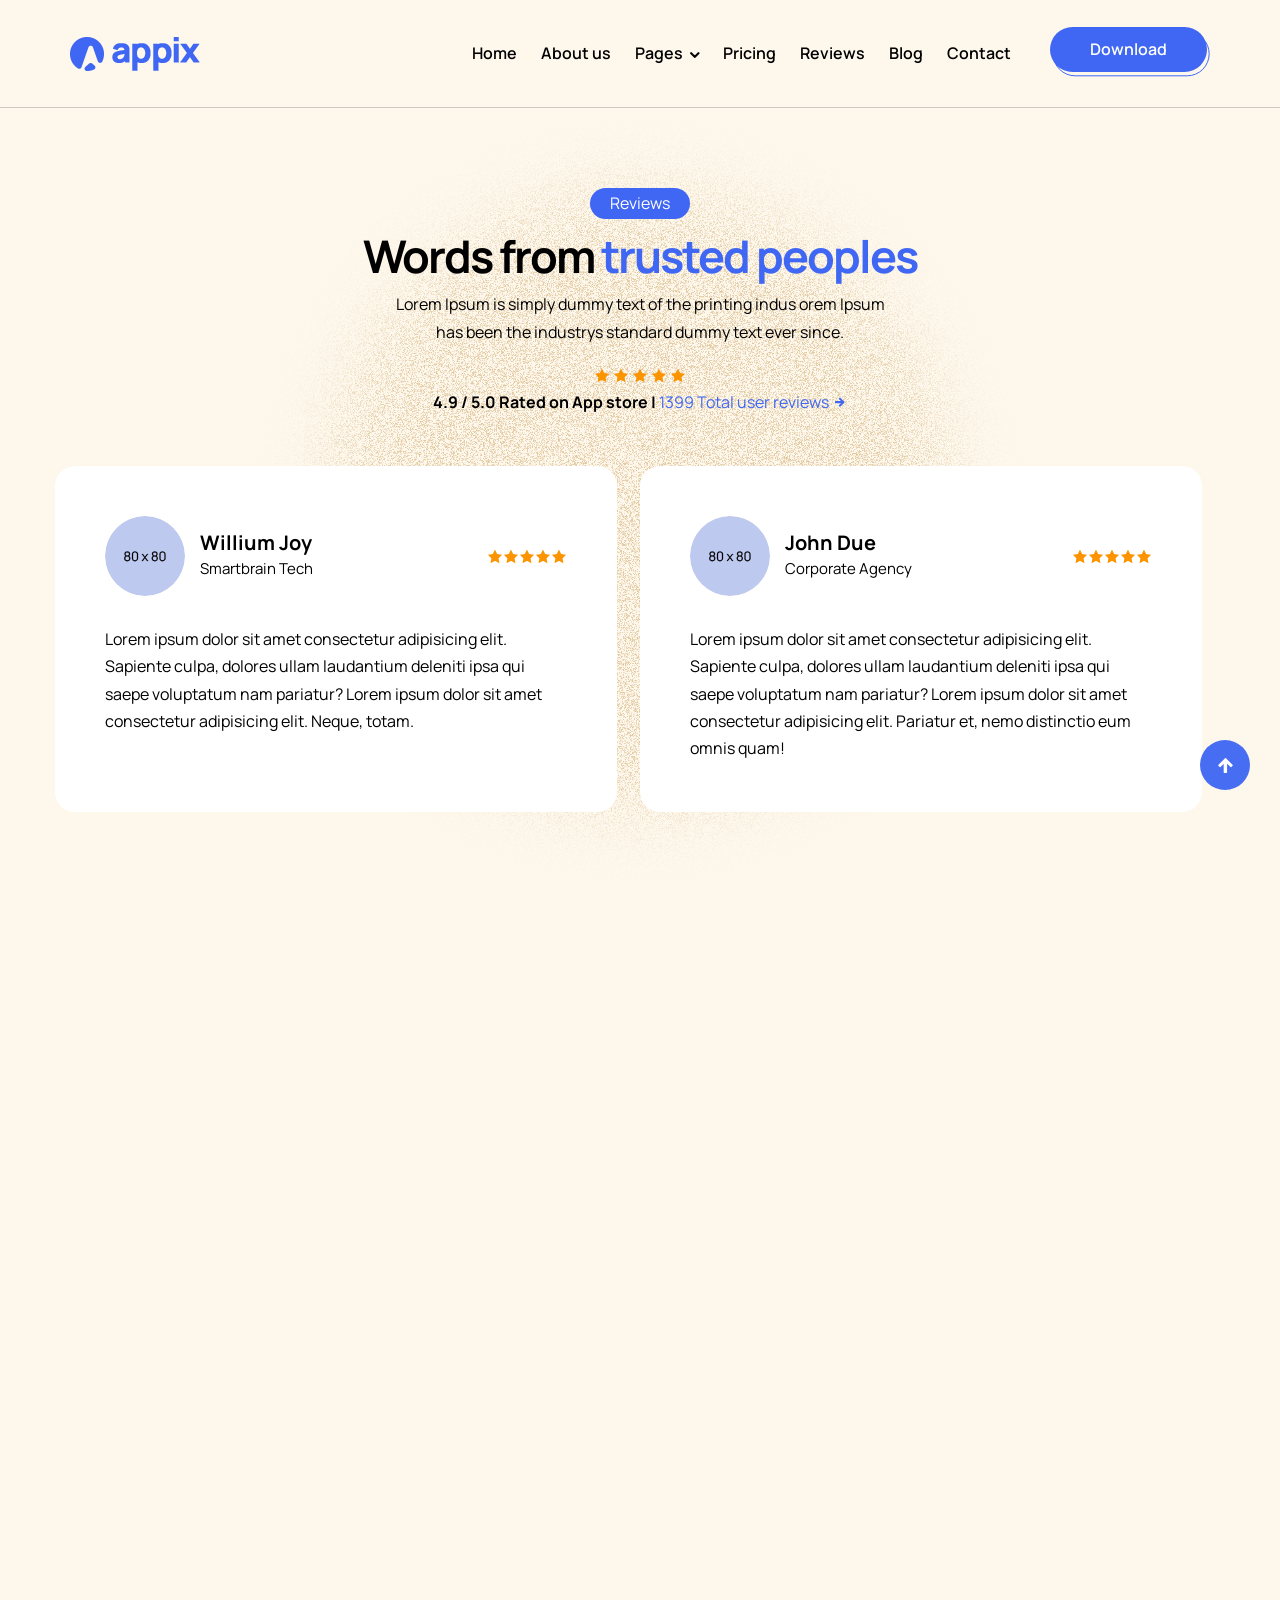
<file: reviews.html>
<!DOCTYPE html>
<html lang="en">

<head>

  <meta charset="UTF-8">
  <meta http-equiv="X-UA-Compatible" content="IE=edge">
  <meta name="viewport" content="width=device-width, initial-scale=1.0">
  <title>Reviews</title>

  <!-- icofont-css-link -->
  <link rel="stylesheet" href="css/icofont.min.css">
  <!-- Owl-Carosal-Style-link -->
  <link rel="stylesheet" href="css/owl.carousel.min.css">
  <!-- Bootstrap-Style-link -->
  <link rel="stylesheet" href="css/bootstrap.min.css">
  <!-- Aos-Style-link -->
  <link rel="stylesheet" href="css/aos.css">
  <!-- Coustome-Style-link -->
  <link rel="stylesheet" href="css/style.css">
  <!-- Responsive-Style-link -->
  <link rel="stylesheet" href="css/responsive.css">
  <!-- Favicon -->
  <link rel="shortcut icon" href="images/favicon.png" type="image/x-icon">

</head>

<body>

  <!-- Preloader -->
  <div id="preloader">
    <div id="loader"></div>
  </div>

  <!-- Header Start -->
  <header>
    <!-- container start -->
    <div class="container">
      <!-- navigation bar -->
      <nav class="navbar navbar-expand-lg">
        <a class="navbar-brand" href="index.html">
          <img src="images/logo.png" alt="Logo">
        </a>
        <button class="navbar-toggler" type="button" data-toggle="collapse" data-target="#navbarSupportedContent"
          aria-controls="navbarSupportedContent" aria-expanded="false" aria-label="Toggle navigation">
          <span class="navbar-toggler-icon">
            <!-- <i class="icofont-navigation-menu ico_menu"></i> -->
            <span class="toggle-wrap">
              <span class="toggle-bar"></span>
            </span>
          </span>
        </button>

        <div class="collapse navbar-collapse" id="navbarSupportedContent">
          <ul class="navbar-nav ml-auto">
            <li class="nav-item active">
              <a class="nav-link" href="index.html">Home</a>
            </li>
            <li class="nav-item">
              <a class="nav-link" href="about.html">About us</a>
            </li>
            <!-- secondery menu start -->
            <li class="nav-item has_dropdown">
              <a class="nav-link" href="#">Pages</a>
              <span class="drp_btn"><i class="icofont-rounded-down"></i></span>
              <div class="sub_menu">
                <ul>
                  <li><a href="blog-list.html">Blog List</a></li>
                  <li><a href="blog-detail.html">Single Blog</a></li>
                  <li><a href="sign-in.html">Sign In</a></li>
                  <li><a href="sign-up.html">Sign Up</a></li>
                </ul>
              </div>
            </li>
            <!-- secondery menu end -->

            <li class="nav-item">
              <a class="nav-link" href="pricing.html">Pricing</a>
            </li>
            <li class="nav-item">
              <a class="nav-link" href="reviews.html">Reviews</a>
            </li>
            <li class="nav-item">
              <a class="nav-link" href="blog-list.html">Blog</a>
            </li>
            <li class="nav-item">
              <a class="nav-link" href="contact.html">Contact</a>
            </li>
            <li class="nav-item">
              <div class="btn_block">
                <a class="nav-link dark_btn" href="contact.html">Download</a>
                <div class="btn_bottom"></div>
              </div>
            </li>
          </ul>
        </div>
      </nav>
      <!-- navigation end -->
    </div>
    <!-- container end -->
  </header>

  <!-- Page-wrapper-Start -->
  <div class="page_wrapper">

  <!-- Positive Reviews Section Start -->
  <section class="review_section row_am page_ban">
    <div class="container">

      <div class="section_title" data-aos="fade-up" data-aos-duration="1500">
          <span class="title_badge">Reviews</span>
          <h2>Words from <span>trusted peoples</span></h2>
          <p>Lorem Ipsum is simply dummy text of the printing indus orem Ipsum <br> has been the industrys standard
            dummy text ever since.</p>

            <div class="google_rating">
                <div class="star">
                  <span><i class="icofont-star"></i></span>
                  <span><i class="icofont-star"></i></span>
                  <span><i class="icofont-star"></i></span>
                  <span><i class="icofont-star"></i></span>
                  <span><i class="icofont-star"></i></span>
                </div>
                <p>4.9 / 5.0  Rated on App store  | <a href="#" class="rate_link"> 1399 Total user reviews <i class="icofont-arrow-right"></i> </a></p>
              </div>
        </div>

      <div class="positive_inner in_page">
        <div class="row">
            <div class="review_side innerpage_block">

              <div class="review_block" data-aos="fade-up" data-aos-duration="1500">
                <div class="coustomer_info">
                  <div class="avtar">
                    <img src="images/review1.png" alt="image">
                    <div class="text">
                      <h3>Willium Joy</h3>
                      <span>Smartbrain Tech</span>
                    </div>
                  </div>
                  <div class="star">
                    <span><i class="icofont-star"></i></span>
                    <span><i class="icofont-star"></i></span>
                    <span><i class="icofont-star"></i></span>
                    <span><i class="icofont-star"></i></span>
                    <span><i class="icofont-star"></i></span>
                  </div>
                </div>
                <p>Lorem ipsum dolor sit amet consectetur adipisicing elit.
                  Sapiente culpa, dolores ullam
                  laudantium deleniti ipsa qui saepe voluptatum nam pariatur?
                  Lorem ipsum dolor sit amet
                  consectetur adipisicing elit. Neque, totam.</p>
              </div>

              <div class="review_block" data-aos="fade-up" data-aos-duration="1500">
                <div class="coustomer_info">
                  <div class="avtar">
                    <img src="images/review2..png" alt="image">
                    <div class="text">
                      <h3>John Due</h3>
                      <span>Corporate Agency</span>
                    </div>
                  </div>
                  <div class="star">
                    <span><i class="icofont-star"></i></span>
                    <span><i class="icofont-star"></i></span>
                    <span><i class="icofont-star"></i></span>
                    <span><i class="icofont-star"></i></span>
                    <span><i class="icofont-star"></i></span>
                  </div>
                </div>
                <p>Lorem ipsum dolor sit amet consectetur adipisicing elit.
                  Sapiente culpa, dolores ullam
                  laudantium deleniti ipsa qui saepe voluptatum nam pariatur?
                  Lorem ipsum dolor sit amet
                  consectetur adipisicing elit. Pariatur et, nemo distinctio
                  eum
                  omnis quam!</p>
              </div>

              <div class="review_block" data-aos="fade-up" data-aos-duration="1500">
                <div class="coustomer_info">
                  <div class="avtar">
                    <img src="images/review3..png" alt="image">
                    <div class="text">
                      <h3>Maria</h3>
                      <span>Company Inc</span>
                    </div>
                  </div>
                  <div class="star">
                    <span><i class="icofont-star"></i></span>
                    <span><i class="icofont-star"></i></span>
                    <span><i class="icofont-star"></i></span>
                    <span><i class="icofont-star"></i></span>
                    <span><i class="icofont-star"></i></span>
                  </div>
                </div>
                <p>Lorem ipsum dolor sit amet consectetur adipisicing elit.
                  Sapiente culpa, dolores ullam
                  laudantium deleniti ipsa qui saepe voluptatum nam pariatur?
                  Lorem ipsum dolor sit amet
                  consectetur adipisicing elit. Pariatur et, nemo distinctio
                  eum
                  omnis quam!</p>
              </div>

              <div class="review_block" data-aos="fade-up" data-aos-duration="1500">
                <div class="coustomer_info">
                  <div class="avtar">
                    <img src="images/review1.png" alt="image">
                    <div class="text">
                      <h3>Willium Joy</h3>
                      <span>Smartbrain Tech</span>
                    </div>
                  </div>
                  <div class="star">
                    <span><i class="icofont-star"></i></span>
                    <span><i class="icofont-star"></i></span>
                    <span><i class="icofont-star"></i></span>
                    <span><i class="icofont-star"></i></span>
                    <span><i class="icofont-star"></i></span>
                  </div>
                </div>
                <p>Lorem ipsum dolor sit amet consectetur adipisicing elit.
                  Sapiente culpa, dolores ullam
                  laudantium deleniti ipsa qui saepe voluptatum nam pariatur?
                  Lorem ipsum dolor sit amet
                  consectetur adipisicing elit. Neque, totam.</p>
              </div>

              <div class="review_block" data-aos="fade-up" data-aos-duration="1500">
                <div class="coustomer_info">
                  <div class="avtar">
                    <img src="images/review1.png" alt="image">
                    <div class="text">
                      <h3>Willium Joy</h3>
                      <span>Smartbrain Tech</span>
                    </div>
                  </div>
                  <div class="star">
                    <span><i class="icofont-star"></i></span>
                    <span><i class="icofont-star"></i></span>
                    <span><i class="icofont-star"></i></span>
                    <span><i class="icofont-star"></i></span>
                    <span><i class="icofont-star"></i></span>
                  </div>
                </div>
                <p>Lorem ipsum dolor sit amet consectetur adipisicing elit.
                  Sapiente culpa, dolores ullam
                  laudantium deleniti ipsa qui saepe voluptatum nam pariatur?
                  Lorem ipsum dolor sit amet
                  consectetur adipisicing elit. Neque, totam.</p>
              </div>

              <div class="review_block" data-aos="fade-up" data-aos-duration="1500">
                <div class="coustomer_info">
                  <div class="avtar">
                    <img src="images/review2..png" alt="image">
                    <div class="text">
                      <h3>John Due</h3>
                      <span>Corporate Agency</span>
                    </div>
                  </div>
                  <div class="star">
                    <span><i class="icofont-star"></i></span>
                    <span><i class="icofont-star"></i></span>
                    <span><i class="icofont-star"></i></span>
                    <span><i class="icofont-star"></i></span>
                    <span><i class="icofont-star"></i></span>
                  </div>
                </div>
                <p>Lorem ipsum dolor sit amet consectetur adipisicing elit.
                  Sapiente culpa, dolores ullam
                  laudantium deleniti ipsa qui saepe voluptatum nam pariatur?
                  Lorem ipsum dolor sit amet
                  consectetur adipisicing elit. Pariatur et, nemo distinctio
                  eum
                  omnis quam!</p>
              </div>

              <div class="review_block" data-aos="fade-up" data-aos-duration="1500">
                <div class="coustomer_info">
                  <div class="avtar">
                    <img src="images/review3..png" alt="image">
                    <div class="text">
                      <h3>Maria</h3>
                      <span>Company Inc</span>
                    </div>
                  </div>
                  <div class="star">
                    <span><i class="icofont-star"></i></span>
                    <span><i class="icofont-star"></i></span>
                    <span><i class="icofont-star"></i></span>
                    <span><i class="icofont-star"></i></span>
                    <span><i class="icofont-star"></i></span>
                  </div>
                </div>
                <p>Lorem ipsum dolor sit amet consectetur adipisicing elit.
                  Sapiente culpa, dolores ullam
                  laudantium deleniti ipsa qui saepe voluptatum nam pariatur?
                  Lorem ipsum dolor sit amet
                  consectetur adipisicing elit. Pariatur et, nemo distinctio
                  eum
                  omnis quam!</p>
              </div>

              <div class="review_block" data-aos="fade-up" data-aos-duration="1500">
                <div class="coustomer_info">
                  <div class="avtar">
                    <img src="images/review1.png" alt="image">
                    <div class="text">
                      <h3>Willium Joy</h3>
                      <span>Smartbrain Tech</span>
                    </div>
                  </div>
                  <div class="star">
                    <span><i class="icofont-star"></i></span>
                    <span><i class="icofont-star"></i></span>
                    <span><i class="icofont-star"></i></span>
                    <span><i class="icofont-star"></i></span>
                    <span><i class="icofont-star"></i></span>
                  </div>
                </div>
                <p>Lorem ipsum dolor sit amet consectetur adipisicing elit.
                  Sapiente culpa, dolores ullam
                  laudantium deleniti ipsa qui saepe voluptatum nam pariatur?
                  Lorem ipsum dolor sit amet
                  consectetur adipisicing elit. Neque, totam.</p>
              </div>

            </div>

        </div>
      </div>
    </div>
  </section>
  <!-- Positive Reviews Section End -->

    <!-- App-Download-Section-Start -->
    <section class="row_am download_app">
      <!-- Task Block start -->
      <div class="task_block" data-aos="fade-up" data-aos-duration="1500">
        <div class="dotes_blue"><img src="images/blue_dotes.png" alt="image"></div>
        <!-- row start -->
        <div class="row">
          <div class="col-md-6">
            <!-- task text -->
            <div class="task_text">
              <div class="section_title white_text" data-aos="fade-up" data-aos-duration="1500" data-aos-delay="100">
                <span class="title_badge">Download</span>
                <h2>Our app is available for
                  Android & iOS</h2>
                <p>
                  Lorem Ipsum is simply dummy text of the printing
                  indus orem Ipsum has been the industrys.
                </p>
              </div>
              <!-- app buttons -->
              <ul class="app_btn" data-aos="fade-up" data-aos-duration="1500">
                <li>
                  <a href="#">
                    <img class="blue_img" src="images/black_google_play.png" alt="image">
                  </a>
                </li>
                <li>
                  <a href="#">
                    <img class="blue_img" src="images/black_appstore.png" alt="image">
                  </a>
                </li>
              </ul>
            </div>
          </div>
          <div class="col-md-6">
            <!-- task images -->
            <div class="task_img" data-aos="fade-in" data-aos-duration="1500">
              <div class="frame_img">
                <img src="images/our_app.png" alt="image">
              </div>
            </div>
          </div>
        </div>
        <!-- row end -->
      </div>
      <!-- Task Block end -->
    </section>
    <!-- App-Download-Section-end -->

    <!-- Footer-Section start -->
    <footer class="white_text" data-aos="fade-in" data-aos-duration="1500">
      <div class="container">
        <div class="row">
          <div class="col-md-6">
            <div class="logo_side">
              <div class="logo">
                <a href="#">
                  <img src="images/ft_logo.png" alt="Logo">
                </a>
              </div>
              <div class="news_letter">
                <h3>Subscribe newsletter</h3>
                <p>Be the first to recieve all latest post in your inbox</p>
                <form>
                  <div class="form-group">
                    <input type="email" class="form-control" placeholder="Enter your email">
                    <button class="btn"><i class="icofont-paper-plane"></i></button>
                  </div>
                  <p class="note">By clicking send link you agree to receive message.</p>
                </form>
              </div>
              <ul class="contact_info">
                <li><a href="mailto:">support@example.com</a></li>
                <li><a href="tel: ">+1-900-123 4567</a></li>
              </ul>
              <ul class="social_media">
                <li><a href="#"><i class="icofont-facebook"></i></a></li>
                <li><a href="#"><i class="icofont-twitter"></i></a></li>
                <li><a href="#"><i class="icofont-instagram"></i></a></li>
                <li><a href="#"><i class="icofont-pinterest"></i></a></li>
              </ul>
            </div>
          </div>
          <div class="col-md-6">
            <div class="download_side">
              <h3>Download app</h3>
              <ul class="app_btn">
                <li>
                  <a href="#">
                    <img class="blue_img" src="images/googleplay.png" alt="image">
                  </a>
                </li>
                <li>
                  <a href="#">
                    <img class="blue_img" src="images/appstorebtn.png" alt="image">
                  </a>
                </li>
              </ul>
            </div>
          </div>
        </div>
      </div>
      <div class="footer_bottom">
        <div class="container">
          <div class="ft_inner">
            <div class="copy_text">
              <p>© Copyrights 2023. All rights reserved.</p>
            </div>
            <ul class="links">
              <li><a href="#">Home</a></li>
              <li><a href="#">About us</a></li>
              <li><a href="#">Services</a></li>
              <li><a href="#">Blog</a></li>
              <li><a href="#">Contact us</a></li>
            </ul>
            <div class="design_by">
              <p>Crafted by <a href="https://themeforest.net/user/kalanidhithemes" target="blank">Kalanidhi Themes</a></p>
            </div>
          </div>
        </div>
      </div>
    </footer>
    <!-- Footer-Section end -->

    <!-- go top button -->
    <div class="go_top" id="Gotop">
      <span><i class="icofont-arrow-up"></i></span>
    </div>


  </div>
  <!-- Page-wrapper-End -->

  <!-- Jquery-js-Link -->
  <script src="js/jquery.js"></script>
  <!-- owl-js-Link -->
  <script src="js/owl.carousel.min.js"></script>
  <!-- bootstrap-js-Link -->
  <script src="js/bootstrap.min.js"></script>
  <!-- aos-js-Link -->
  <script src="js/aos.js"></script>
  <!-- main-js-Link -->
  <script src="js/main.js"></script>

</body>

</html>
</file>
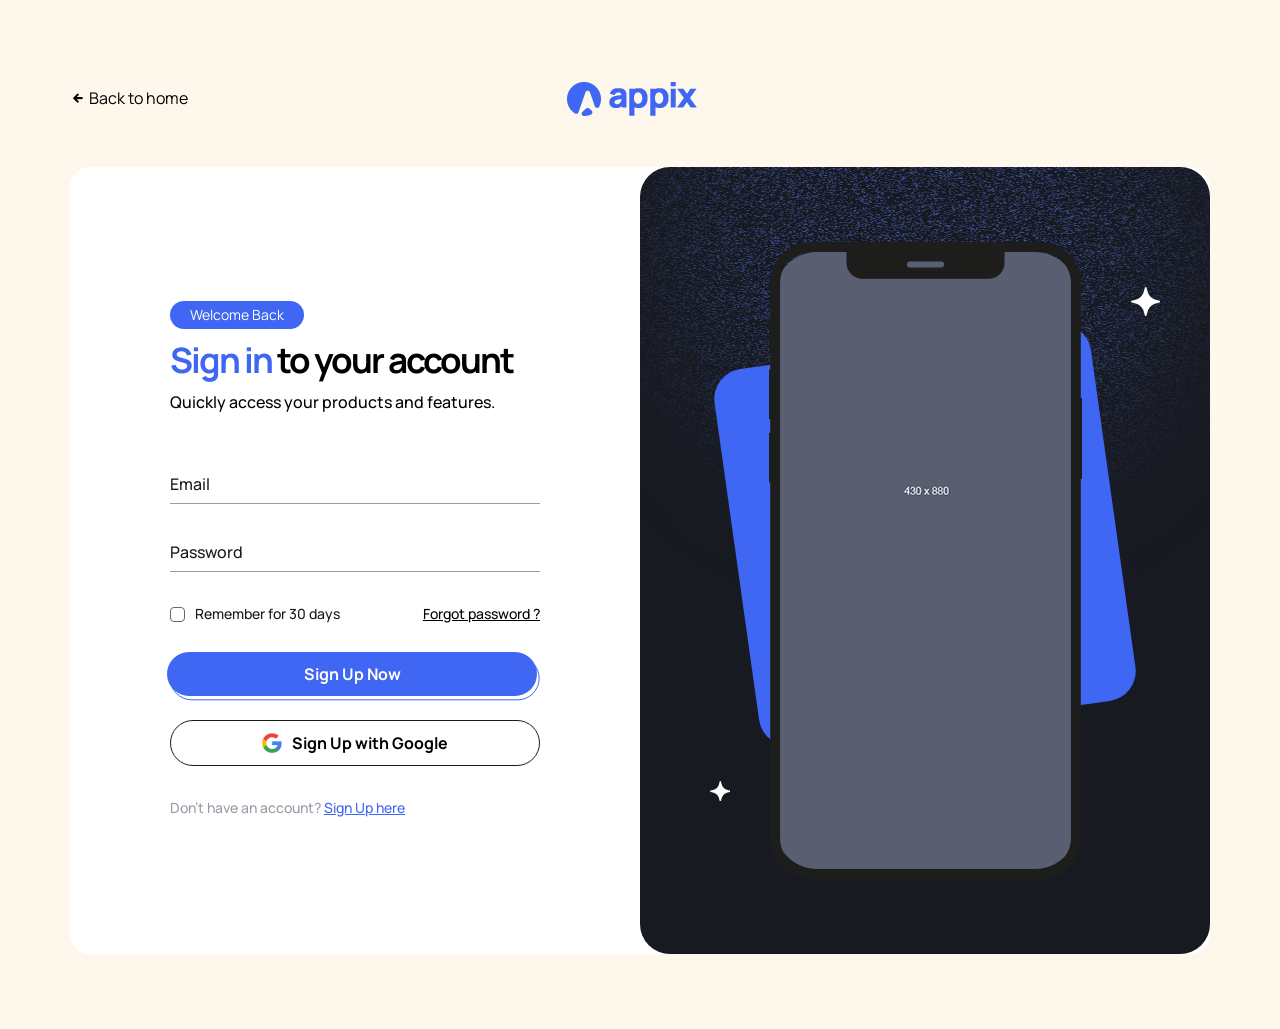
<file: sign-in.html>
<!DOCTYPE html>
<html lang="en">

<head>

  <meta charset="UTF-8">
  <meta http-equiv="X-UA-Compatible" content="IE=edge">
  <meta name="viewport" content="width=device-width, initial-scale=1.0">
  <title>Sign In</title>

  <!-- icofont-css-link -->
  <link rel="stylesheet" href="css/icofont.min.css">
  <!-- Bootstrap-Style-link -->
  <link rel="stylesheet" href="css/bootstrap.min.css">
  <!-- Aos-Style-link -->
  <link rel="stylesheet" href="css/aos.css">
  <!-- Coustome-Style-link -->
  <link rel="stylesheet" href="css/style.css">
  <!-- Responsive-Style-link -->
  <link rel="stylesheet" href="css/responsive.css">
  <!-- Favicon -->
  <link rel="shortcut icon" href="images/favicon.png" type="image/x-icon">

</head>

<body>

  <!-- Page-wrapper-Start -->
  <div class="page_wrapper">

    <!-- Preloader -->
    <div id="preloader">
      <div id="loader"></div>
    </div>

    <div class="full_bg">

      <section class="signup_section">
        <div class="container">

          <div class="top_part">
            <a href="index.html" class="back_btn"><i class="icofont-arrow-left"></i> Back to home</a>
            <a class="navbar-brand" href="#">
              <img src="images/logo.png" alt="image">
            </a>
          </div>

          <!-- Sign In Form -->
          <div class="form_block">
            <div class="form_side">
              <div class="section_title">
                <span class="title_badge">Welcome Back</span>
                <h2><span>Sign in</span> to your account</h2>
                <p>Quickly access your products and features.</p>
              </div>
              <form>
                <div class="form-group">
                  <input type="email" class="form-control" placeholder="Email">
                </div>
                <div class="form-group">
                  <input type="password" class="form-control" placeholder="Password">
                </div>
                <div class="forgate_check">
                  <div class="coustome_checkbox">
                    <label for="remamber_check">
                      <input type="checkbox" id="remamber_check">
                      <span class="checkmark"></span>
                      Remember for 30 days
                    </label>
                  </div>
                  <a href="#">Forgot password ?</a>
                </div>
                <div class="btn_block">
                  <button class="btn puprple_btn ml-0">Sign Up Now</button>
                  <div class="btn_bottom"></div>
                </div>
                <button class="btn google_btn"><img src="images/google_G.svg" alt="image"> Sign Up with
                  Google</button>
                <div class="sign_in_here">
                  <p>Don’t have an account? <a href="#">Sign Up here</a></p>
                </div>
              </form>
            </div>
            <div class="side_screen">
              <div class="dotes_blue"><img src="images/blue_dotes.png" alt="image"></div>
              <div class="left_icon">
                <img src="images/smallStar.png" alt="image">
              </div>
              <div class="right_icon">
                <img src="images/bigstar.png" alt="image">
              </div>
              <div class="scrren">
                <img src="images/sign_in_screen.png" alt="image">
              </div>
            </div>
          </div>

        </div>
      </section>

    </div>



  </div>
  <!-- Page-wrapper-End -->

  <!-- Jquery-js-Link -->
  <script src="js/jquery.js"></script>
  <!-- bootstrap-js-Link -->
  <script src="js/bootstrap.min.js"></script>
  <!-- aos-js-Link -->
  <script src="js/aos.js"></script>
  <!-- main-js-Link -->
  <script src="js/main.js"></script>

</body>

</html>
</file>
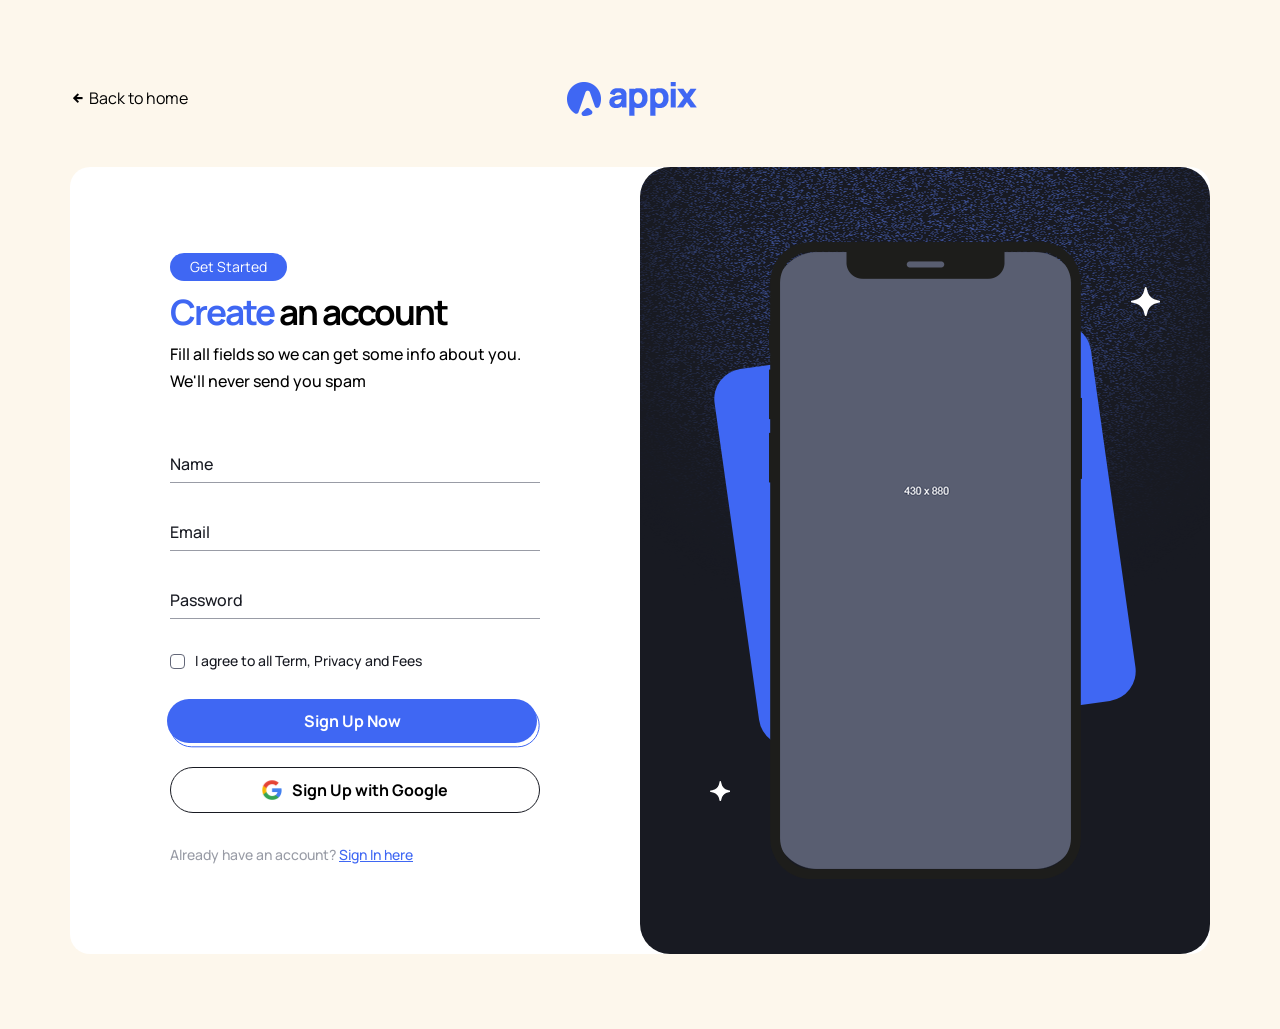
<file: sign-up.html>
<!DOCTYPE html>
<html lang="en">

<head>

  <meta charset="UTF-8">
  <meta http-equiv="X-UA-Compatible" content="IE=edge">
  <meta name="viewport" content="width=device-width, initial-scale=1.0">
  <title>Sign up</title>

  <!-- icofont-css-link -->
  <link rel="stylesheet" href="css/icofont.min.css">
  <!-- Bootstrap-Style-link -->
  <link rel="stylesheet" href="css/bootstrap.min.css">
  <!-- Aos-Style-link -->
  <link rel="stylesheet" href="css/aos.css">
  <!-- Coustome-Style-link -->
  <link rel="stylesheet" href="css/style.css">
  <!-- Responsive-Style-link -->
  <link rel="stylesheet" href="css/responsive.css">
  <!-- Favicon -->
  <link rel="shortcut icon" href="images/favicon.png" type="image/x-icon">

</head>

<body>

  <!-- Page-wrapper-Start -->
  <div class="page_wrapper">

    <!-- Preloader -->
    <div id="preloader">
      <div id="loader"></div>
    </div>

    <div class="full_bg">

      <section class="signup_section">
        <div class="container">

          <div class="top_part">
            <a href="index.html" class="back_btn"><i class="icofont-arrow-left"></i> Back to home</a>
            <a class="navbar-brand" href="#">
              <img src="images/logo.png" alt="image">
            </a>
          </div>

          <!-- Sign In Form -->
          <div class="form_block">
            <div class="form_side">
              <div class="section_title">
                <span class="title_badge">Get Started</span>
                <h2><span>Create</span> an account</h2>
                <p>Fill all fields so we can get some info about you.
We'll never send you spam</p>
              </div>
              <form>

                <div class="form-group">
                  <input type="name" class="form-control" placeholder="Name">
                </div>
                <div class="form-group">
                  <input type="email" class="form-control" placeholder="Email">
                </div>
                <div class="form-group">
                  <input type="password" class="form-control" placeholder="Password">
                </div>
                <div class="forgate_check">
                  <div class="coustome_checkbox">
                    <label for="remamber_check">
                      <input type="checkbox" id="remamber_check">
                      <span class="checkmark"></span>
                      I agree to all Term, Privacy and Fees
                    </label>
                  </div>
                  
                </div>
                <div class="btn_block">
                  <button class="btn puprple_btn ml-0">Sign Up Now</button>
                  <div class="btn_bottom"></div>
                </div>
                <button class="btn google_btn"><img src="images/google_G.svg" alt="image"> Sign Up with
                  Google</button>
                <div class="sign_in_here">
                  <p>Already have an account? <a href="#">Sign In here</a></p>
                </div>
              </form>
            </div>
            <div class="side_screen">
              <div class="dotes_blue"><img src="images/blue_dotes.png" alt="image"></div>
              <div class="left_icon">
                <img src="images/smallStar.png" alt="image">
              </div>
              <div class="right_icon">
                <img src="images/bigstar.png" alt="image">
              </div>
              <div class="scrren">
                <img src="images/sign_in_screen.png" alt="image">
              </div>
            </div>
          </div>

        </div>
      </section>

    </div>



  </div>
  <!-- Page-wrapper-End -->

  <!-- Jquery-js-Link -->
  <script src="js/jquery.js"></script>
  <!-- bootstrap-js-Link -->
  <script src="js/bootstrap.min.js"></script>
  <!-- aos-js-Link -->
  <script src="js/aos.js"></script>
  <!-- main-js-Link -->
  <script src="js/main.js"></script>

</body>

</html>
</file>
<file: css/style.css>
/* --------Font--------------- */
/* @import url('https://fonts.googleapis.com/css2?family=Manrope:wght@300;400;500;600;700;800&display=swap'); */

@font-face {
    font-family: 'Manrope';
    src: url('../fonts/manrope/Manrope-ExtraBold.woff2') format('woff2'),
        url('../fonts/manrope/Manrope-ExtraBold.woff') format('woff');
    font-weight: bold;
    font-style: normal;
    font-display: swap;
}

@font-face {
    font-family: 'Manrope';
    src: url('../fonts/manrope/Manrope-Medium.woff2') format('woff2'),
        url('../fonts/manrope/Manrope-Medium.woff') format('woff');
    font-weight: 500;
    font-style: normal;
    font-display: swap;
}

@font-face {
    font-family: 'Manrope';
    src: url('../fonts/manrope/Manrope-SemiBold.woff2') format('woff2'),
        url('../fonts/manrope/Manrope-SemiBold.woff') format('woff');
    font-weight: 600;
    font-style: normal;
    font-display: swap;
}

@font-face {
    font-family: 'Manrope';
    src: url('../fonts/manrope/Manrope-Regular.woff2') format('woff2'),
        url('../fonts/manrope/Manrope-Regular.woff') format('woff');
    font-weight: normal;
    font-style: normal;
    font-display: swap;
}

@font-face {
    font-family: 'Manrope';
    src: url('../fonts/manrope/Manrope-Light.woff2') format('woff2'),
        url('../fonts/manrope/Manrope-Light.woff') format('woff');
    font-weight: 300;
    font-style: normal;
    font-display: swap;
}

@font-face {
    font-family: 'Manrope';
    src: url('../fonts/manrope/Manrope-Bold.woff2') format('woff2'),
        url('../fonts/manrope/Manrope-Bold.woff') format('woff');
    font-weight: bold;
    font-style: normal;
    font-display: swap;
}

@font-face {
    font-family: 'Manrope';
    src: url('../fonts/manrope/Manrope-ExtraLight.woff2') format('woff2'),
        url('../fonts/manrope/Manrope-ExtraLight.woff') format('woff');
    font-weight: 200;
    font-style: normal;
    font-display: swap;
}

/* -----------Css-variable------ */

:root {
    --light-yellow: #fdf7ec;
    --primery: #3f67f3;
    --dark-black: #181a22;
    --dark-greay: #9599ab;
    --greay: #afafaf;
    --text-greay: #848484;
    --black: #000000;
    --bg-white: #ffffff;
    --text-white: #fff;
    --red-color: #ff0000;
}

/* ------Common-Css------------- */
/* 
html {
    scroll-behavior: smooth
} */

body {
    margin: 0;
    padding: 0;
    box-sizing: border-box;
    font-size: 16px;
    line-height: 1.7;
    font-family: 'Manrope', sans-serif;
    color: var(--black);
    background-color: var(--light-yellow);
}

.page_wrapper {
    width: 100%;
    overflow-x: hidden;
}

a {
    text-decoration: none;
    color: var(--black);
    transition: .4s all;
}

a:hover {
    text-decoration: none;
    color: var(--primery);
}

ul,
li {
    padding: 0;
    list-style-type: none;
    margin: 0;
}

button:focus,
.btn.focus,
.btn:focus {
    outline: none;
    box-shadow: none;
}

h3 {
    font-size: 20px;
    color: var(--black);
    font-weight: 700;
}

.white_text p,
.white_text .section_title h2,
.white_text span,
.white_text h3 {
    color: var(--text-white);
}

@media screen and (min-width:1200px) {
    .container {
        max-width: 1170px;
    }
}

.section_title {
    text-align: center;
}

/* section heading h2 */
.section_title h2 {
    font-size: 55px;
    font-weight: 800;
    color: var(--black);
    letter-spacing: -2px;
}

.section_title h2 span {
    color: var(--primery);
}

.section_title h2 span img {
    margin-left: 10px;
}

.section_title.white_text h2,
.section_title.white_text p {
    color: var(--bg-white);
}

.title_badge {
    color: var(--bg-white);
    display: inline-block;
    padding: 2px 20px;
    border-radius: 100px;
    background-color: var(--primery);
    margin-bottom: 10px;
}

.row_am {
    padding: 50px 0;
}

/* purple button */
.btn {
    font-weight: 700;
}

.puprple_btn {
    color: var(--text-white);
    background-color: var(--primery);
    font-size: 16px;
    padding: 9px 30px;
    border-radius: 25px;
    margin-left: 20px;
    position: relative;
    transform: translate3d(-3px, -4px, 0px) scale3d(1, 1, 1) rotateX(0deg) rotateY(0deg) rotateZ(0deg) skew(0deg, 0deg);
    transform-style: preserve-3d;
    transition: .4s all;
    z-index: 2;
}

.puprple_btn:hover {
    color: var(--text-white);
    transform: translate3d(0px, 0px, 0px) scale3d(1, 1, 1) rotateX(0deg) rotateY(0deg) rotateZ(0deg) skew(0deg, 0deg);
}

.btn_block {
    position: relative;
    display: inline-block;
}

.btn_bottom {
    z-index: 1;
    border: 1px solid var(--primery);
    border-radius: 100px;
    position: absolute;
    top: -8px;
    left: 8px;
    right: -12px;
    transform: translate(-0.52em, 0.52em);
    width: 100%;
    height: 100%;
}

/* white button */
.white_btn .puprple_btn {
    background-color: var(--bg-white);
    color: var(--dark-black);
}

.white_btn .btn_bottom {
    border-color: var(--bg-white);
}

.white_btn:hover {
    color: var(--black);
}

/* slider controls */
.owl-carousel .owl-dots {
    display: flex;
    align-items: center;
    justify-content: center;
    position: relative;
    margin-top: 20px;
}

.owl-carousel .owl-dots button {
    display: block;
    width: 15px;
    height: 15px;
    background-color: transparent;
    border: 1px solid var(--primery);
    border-radius: 15px;
    margin: 0 5px;
}

.owl-carousel .owl-dots button.active {
    background-color: var(--primery);
}

.container.container-sm {
    max-width: 780px;
}

/* -------------Preloader-Css-Start-------------- */

/* Preloader */
#preloader {
    position: fixed;
    top: 0;
    left: 0;
    width: 100%;
    height: 100%;
    background-color: rgba(255, 255, 255, 0.9);
    z-index: 999999;
}

#loader {
    display: block;
    position: relative;
    left: 50%;
    top: 50%;
    width: 150px;
    height: 150px;
    margin: -75px 0 0 -75px;
    border-radius: 50%;
    border: 3px solid transparent;
    border-top-color: var(--primery);
    -webkit-animation: spin 2s linear infinite;
    animation: spin 2s linear infinite;
}

#loader:before {
    content: "";
    position: absolute;
    top: 5px;
    left: 5px;
    right: 5px;
    bottom: 5px;
    border-radius: 50%;
    border: 3px solid transparent;
    border-top-color: var(--dark-black);
    -webkit-animation: spin 3s linear infinite;
    animation: spin 3s linear infinite;
}

#loader:after {
    content: "";
    position: absolute;
    top: 15px;
    left: 15px;
    right: 15px;
    bottom: 15px;
    border-radius: 50%;
    border: 3px solid transparent;
    border-top-color: var(--dark-greay);
    -webkit-animation: spin 1.5s linear infinite;
    animation: spin 1.5s linear infinite;
}

.spin_text {
    transform-origin: 50% 50% 0;
    transform: rotate(0deg);
    -webkit-animation: spin 15s linear infinite;
    -moz-animation: spin 15s linear infinite;
    animation: spin 15s linear infinite;
}

@-webkit-keyframes spin {
    0% {
        -webkit-transform: rotate(0deg);
        -ms-transform: rotate(0deg);
        transform: rotate(0deg);
    }

    100% {
        -webkit-transform: rotate(360deg);
        -ms-transform: rotate(360deg);
        transform: rotate(360deg);
    }
}

@keyframes spin {
    0% {
        -webkit-transform: rotate(0deg);
        -ms-transform: rotate(0deg);
        transform: rotate(0deg);
    }

    100% {
        -webkit-transform: rotate(360deg);
        -ms-transform: rotate(360deg);
        transform: rotate(360deg);
    }
}

/* ------Round Animation------- */
@keyframes spin {

    0% {
        transform: rotate(0deg);
    }

    100% {
        transform: rotate(360deg);
    }
}

/* --------Object-Moving-Animation-Css-Start----- */
.moving_animation {
    animation: moving_object 6s infinite linear;
}

.moving_position_animatin {
    position: relative;
    animation: moving_position_animatin 6s infinite linear;
    z-index: -1;
}


@keyframes moving_object {
    0% {
        transform: translateY(0);
    }

    50% {
        transform: translateY(-30px);
    }

    100% {
        transform: translateY(0);
    }
}

@keyframes moving_position_animatin {
    0% {
        transform: translateY(0);
    }

    50% {
        transform: translateY(-30px);
    }

    100% {
        transform: translateY(0);
    }
}

/* -----------Header-Css-Start------------------- */
/* header wraper */
header {
    position: sticky;
    top: 0;
    width: 100%;
    z-index: 99999;
    transition: .4s all;
    backdrop-filter: blur(5px);
    background-color: #fdf7ecd8;
    border-bottom: 1px solid #cfcbc4;
}

/* navigation bar */
.navbar {
    padding: 0;
}

.navbar-expand-lg .navbar-nav {
    align-items: center;
}

.navbar-expand-lg .navbar-nav .nav-link {
    padding: 40px 12px;
    font-weight: 600;
    transition: .4s all;
}

.navbar-expand-lg .navbar-nav .nav-link:hover {
    color: var(--primery);
}

.navbar-expand-lg .navbar-nav .nav-item .btn_block {
    margin-left: 30px;
}

.navbar-expand-lg .navbar-nav .nav-link.dark_btn {
    color: var(--text-white);
    background-color: var(--primery);
    font-size: 16px;
    padding: 9px 40px;
    border-radius: 25px;
    position: relative;
    transform: translate3d(-3px, -4px, 0px) scale3d(1, 1, 1) rotateX(0deg) rotateY(0deg) rotateZ(0deg) skew(0deg, 0deg);
    transform-style: preserve-3d;
    transition: .4s all;
    z-index: 2;
}

.navbar-expand-lg .navbar-nav .nav-link.dark_btn:hover {
    transform: translate3d(0px, 0px, 0px) scale3d(1, 1, 1) rotateX(0deg) rotateY(0deg) rotateZ(0deg) skew(0deg, 0deg);
}

.navbar-brand img {
    width: 130px;
}

.navbar-brand h3 {
    color: var(--primery);
    font-weight: 800;
    font-size: 34px;
    margin: 0;
}

/* navigation bar dropdown */
.navbar-expand-lg .navbar-nav .has_dropdown {
    display: flex;
    align-items: center;
    position: relative;
    border-radius: 10px 10px 0 0;
    transition: .4s all;
}

.navbar-expand-lg .navbar-nav .has_dropdown .drp_btn {
    position: relative;
    right: 8px;
    top: 2px;
}

.navbar-expand-lg .navbar-nav .has_dropdown .sub_menu {
    position: absolute;
    top: 100%;
    background-color: var(--bg-white);
    border-radius: 0 0 10px 10px;
    min-width: 210px;
    max-width: 230px;
    margin-top: -10px;
    transition: .4s all;
    opacity: 0;
    pointer-events: none;
    border-bottom: 3px solid var(--primery);
}

.navbar-expand-lg .navbar-nav .has_dropdown .sub_menu ul {
    margin-left: 0;
    padding: 15px 20px;
}

.navbar-expand-lg .navbar-nav .has_dropdown .sub_menu ul li a {
    font-size: 15px;
    position: relative;
    transition: .4s all;
    line-height: 35px;
    font-weight: 600;
}

.navbar-expand-lg .navbar-nav .has_dropdown .sub_menu ul li a:hover {
    color: var(--primery);
}

.navbar-expand-lg .navbar-nav .has_dropdown:hover>a,
.navbar-expand-lg .navbar-nav .has_dropdown:hover>.drp_btn {
    color: var(--primery);
}

.navbar-expand-lg .navbar-nav .has_dropdown:hover .sub_menu {
    opacity: 1;
    pointer-events: all;
    margin-top: 1px;
}

/* navigation toggle menu */
.toggle-wrap {
    padding: 10px;
    position: relative;
    cursor: pointer;

    /*disable selection*/
    -webkit-touch-callout: none;
    -webkit-user-select: none;
    -khtml-user-select: none;
    -moz-user-select: none;
    -ms-user-select: none;
    user-select: none;
}

.toggle-bar,
.toggle-bar::before,
.toggle-bar::after,
.toggle-wrap.active .toggle-bar,
.toggle-wrap.active .toggle-bar::before,
.toggle-wrap.active .toggle-bar::after {
    -webkit-transition: all .2s ease-in-out;
    -moz-transition: all .2s ease-in-out;
    -o-transition: all .2s ease-in-out;
    transition: all .2s ease-in-out;
}

.toggle-bar {
    width: 25px;
    margin: 10px 0;
    position: relative;
    border-top: 4px solid var(--dark-black);
    display: block;
}

.toggle-bar::before,
.toggle-bar::after {
    content: "";
    display: block;
    background: var(--dark-black);
    height: 4px;
    width: 30px;
    position: absolute;
    top: -12px;
    right: 0px;
    -ms-transform: rotate(0deg);
    -webkit-transform: rotate(0deg);
    transform: rotate(0deg);
    -ms-transform-origin: 13%;
    -webkit-transform-origin: 13%;
    transform-origin: 13%;
}

.white_header .toggle-bar,
.white_header .toggle-bar::before,
.white_header .toggle-bar::after {
    border-top: 4px solid var(--bg-white);
}

.toggle-bar::after {
    top: 4px;
}

.toggle-wrap.active .toggle-bar {
    border-top: 6px solid transparent;
}

.toggle-wrap.active .toggle-bar::before {
    -ms-transform: rotate(45deg);
    -webkit-transform: rotate(45deg);
    transform: rotate(45deg);
}

.toggle-wrap.active .toggle-bar::after {
    -ms-transform: rotate(-45deg);
    -webkit-transform: rotate(-45deg);
    transform: rotate(-45deg);
}


/* ---------Hero-Slider-Css-Start------------------ */
/* hero slider wraper */
.banner_section {
    margin-top: 70px;
    position: relative;
}

.banner_section::before {
    content: "";
    position: absolute;
    left: 50%;
    top: 20%;
    transform: translateX(-50%);
    width: 1250px;
    height: 1000px;
    background-image: url(../images/yellow_dotes.png);
    background-repeat: no-repeat;
    background-position: bottom center;
    background-size: contain;
}

.banner_section .container {
    position: relative;
}

.banner_section .row {
    align-items: center;
}

/* hero slider text */
.banner_section .banner_text {
    margin-top: -50px;
}

/* hero slider heading h1 */
.banner_section .banner_text h1 {
    font-size: 50px;
    color: var(--dark-black);
    letter-spacing: -1.5px;
    font-weight: 700;
    margin-bottom: 20px;
}

.banner_section .banner_text h1 span {
    color: var(--primery);
}

.banner_section .banner_text .type-wrap span {
    font-weight: 700;
    color: var(--primery);
}

/* hero slider button */
.banner_section .app_btn {
    display: flex;
    align-items: center;
}

/* hero slider list */
.banner_section .app_btn li a {
    display: block;
    padding: 15px 35px;
    background-color: var(--black);
    border: none;
    position: relative;
    border-radius: 12px;
    transition: .4s all;
}

.banner_section .app_btn li:last-child {
    margin-left: 25px;
}

.banner_section .app_btn li a img {
    transition: .4s all;
    height: 36px;
}

/* hero slider users */
.banner_section .used_app {
    margin: 35px 0;
}

.banner_section .used_app ul {
    display: flex;
    align-items: center;
    margin: 0 10px 20px 0;
}

.banner_section .used_app ul li:not(:first-child) {
    margin-left: -20px;
}

.banner_section .used_app ul li:not(:first-child) img {
    border: 3px solid var(--bg-white);
    border-radius: 100px;
}

.banner_section .used_app p {
    font-size: 15px;
    line-height: 19px;
    margin-bottom: 0;
}

/* hero slider images */
.banner_section .banner_slider {
    display: flex;
    position: relative;
}

.banner_section .banner_slider .left_icon {
    position: absolute;
    left: 70px;
    bottom: 150px;
    z-index: 9999;
}

.banner_section .banner_slider .right_icon {
    position: absolute;
    right: 80px;
    top: -10px;
}

/* hero slider mobile frame */
.banner_section .banner_slider .slider_frame {
    position: absolute;
    left: 50%;
    transform: translateX(-50%);
    z-index: 999;
    width: 300px;
}

.banner_section .banner_slider #frmae_slider {
    width: 280px;
    margin: 0 auto;
    overflow: hidden;
    border-radius: 40px;
}

.banner_section .banner_slider #frmae_slider::before {
    content: "";
    position: absolute;
    left: -5px;
    top: 5px;
    background-color: #fff;
    width: 100%;
    height: 90.5%;
    border-radius: 23px;
}

.banner_section .banner_slider::before {
    content: "";
    position: absolute;
    left: 50%;
    top: 46%;
    transform: translate(-50%, -50%) rotate(-8deg);
    width: 380px;
    height: 380px;
    background-color: var(--primery);
    z-index: -5;
    border-radius: 30px;
}

/* hero slider control dots */
.banner_section .owl-dots {
    margin-top: 40px;
}

.owl-carousel .owl-item img {
    max-width: 100%;
    width: auto;
}

/* -----Typing Text------- */
.typed-cursor {
    opacity: 1;
    -webkit-animation: blink 0.7s infinite;
    -moz-animation: blink 0.7s infinite;
    animation: blink 0.7s infinite;
}

@keyframes blink {
    0% {
        opacity: 1;
    }

    50% {
        opacity: 0;
    }

    100% {
        opacity: 1;
    }
}

/* ---------Spin Block---------- */
.spinBlock {
    display: flex;
    justify-content: space-between;
    align-items: center;
    margin-top: 50px;
    position: relative;
}

.spinBlock::before {
    content: "";
    position: absolute;
    width: calc(100% - 40px);
    height: 1px;
    left: 20px;
    top: 50.5%;
    background-color: var(--dark-black);
}

.spinBlock .spin_box {
    display: block;
    width: 155px;
    height: 155px;
    background-color: var(--dark-black);
    border-radius: 150px;
    display: flex;
    justify-content: center;
    align-items: center;
    position: relative;
}

.spinBlock .spin_box .downsign {
    position: absolute;
    left: 50%;
    top: 50%;
    transform: translate(-50%, -50%);
    display: block;
    width: 75px;
    height: 75px;
    background-color: var(--primery);
    border-radius: 100px;
    display: flex;
    justify-content: center;
    align-items: center;
    font-size: 36px;
    color: var(--bg-white);
}

.spinBlock .spin-text {
    transform-origin: 50% 50% 0;
    transform: rotate(0deg);
    -webkit-animation: spin 15s linear infinite;
    -moz-animation: spin 15s linear infinite;
    animation: spin 15s linear infinite;
}

/* -----------------Task-App-Section-Css-Start------------------ */
.task_app_section {
    padding-left: 15px !important;
    padding-right: 15px !important;
}

.task_app_section .task_block {
    max-width: 1370px;
    margin: 0 auto;
    background-color: var(--dark-black);
    padding: 60px 150px;
    position: sticky;
    z-index: 99;
    border-radius: 30px;
    overflow: hidden;
}

.task_app_section .dotes_blue {
    position: absolute;
    left: -80px;
    bottom: -100px;
}

.task_app_section .task_block .row {
    align-items: center;
}

/* Task App section wraper */
.task_app_section .task_img {
    display: flex;
    justify-content: center;
    align-items: center;
    position: relative;
}

/* Task App section images*/
.task_app_section .task_img img {
    max-width: 100%;
    border-radius: 20px;
}

.task_app_section .task_img::before {
    content: "";
    position: absolute;
    left: 42%;
    top: 50%;
    z-index: -1;
    transform: translate(-50%, -50%) rotate(-9deg);
    width: 380px;
    height: 380px;
    background-color: var(--primery);
    border-radius: 30px;
}

.task_app_section .task_img .screen_img {
    margin-left: -115px;
    margin-top: 50px;
}

.task_app_section .task_text .section_title {
    text-align: left;
}

.task_app_section .task_text .section_title h2 {
    margin-bottom: 15px;
    font-size: 35px;
}

.task_app_section .task_text .section_title .icon {
    display: block;
    width: 80px;
    height: 80px;
    background-color: var(--bg-white);
    border-radius: 20px;
    display: flex;
    justify-content: center;
    align-items: center;
    margin: 60px 0 35px 0;
}

.task_app_section .task_text .section_title .icon img {
    width: 50px;
    aspect-ratio: 1/1;
    object-fit: cover;
}

/* ------------About us Section Css Start-------- */
.about_section {
    position: relative;
}

.about_section::before,
.about_section::after {
    content: "";
    position: absolute;
    left: 50%;
    transform: translateX(-50%);
    bottom: -100px;
    background-image: url(../images/yellow_dotes_tr.png);
    background-size: contain;
    background-repeat: no-repeat;
    width: 100%;
    height: 410px;
    background-position: center;
    z-index: -1;
}

.about_section .section_title {
    margin-bottom: 70px;
}

.about_section .app_statstic {
    display: flex;
    gap: 30px;
    flex-wrap: wrap;
    justify-content: center;
}

.about_section .app_statstic li:first-child,
.about_section .app_statstic li:last-child {
    width: 100%;
    text-align: center;
}

.about_section .app_statstic li .text {
    width: 160px;
    height: 160px;
    border-radius: 200px;
    display: flex;
    flex-direction: column;
    align-items: center;
    justify-content: center;
    text-align: center;
    background-color: var(--bg-white);
    border: 1px solid var(--primery);
    margin: 0 auto;
}

.about_section .app_statstic li .text p span {
    font-weight: 700;
    font-size: 35px;
    color: var(--primery);
}

.about_section .app_statstic li .text p {
    font-size: 18px;
    font-weight: 700;
    color: var(--black);
    margin: 0;
    line-height: 1.2;
}

.about_section .video_block {
    position: relative;
    width: 275px;
    margin: 35px 0;
}

.about_section .video_block .thumbnil {
    max-width: 100%;
    border-radius: 20px;
}

.about_section .video_block .thumbnil img {
    border-radius: 20px;
}

.about_section .video_block .playBtn {
    position: absolute;
    left: 50%;
    top: 50%;
    transform: translate(-50%, -50%);
    display: flex;
    justify-content: center;
    align-items: center;
    background-color: rgba(24, 26, 34, 0.5);
    border-radius: 100px;
    width: 100px;
    height: 100px;
}

.about_section .video_block .playBtn .play_icon {
    position: absolute;
    margin: auto;
    z-index: 99;
}

/* how it works video model   */
.modal {
    z-index: 999999;
}

.modal-backdrop.show {
    z-index: 99999;
    opacity: .7;
}

.youtube-video .modal-dialog {
    position: absolute;
    left: 0;
    right: 0;
    top: 0;
    bottom: 0;
    margin: auto;
    width: 100%;
    padding: 0 15px;
    height: 100%;
    max-width: 1240px !important;
    display: flex;
    flex-direction: column;
    justify-content: center;
}

#video-container {
    position: relative;
    padding-bottom: 50%;
    padding-top: 30px;
    height: 0;
    overflow: hidden;
}

iframe#youtubevideo {
    position: absolute;
    top: 0;
    left: 0;
    height: 100%;
    width: 100%;
}

.youtube-video .modal-footer {
    border: none;
    text-align: center;
    display: block;
    padding: 0;
}

.youtube-video .modal-content {
    background: none !important;
    border: none;
}

#close-video {
    color: #fff;
    font-size: 30px;
}

/* ---------- text List Flow Css Start ------------- */

.text_list_section .slider_block {
    background-color: var(--dark-black);
    padding: 20px 0;
    transform: rotate(-1.5deg);
    /* pointer-events: none; */
    width: 100%;
    overflow-x: hidden;
}

.text_list_section .down_fix {
    transform: rotate(-5deg);
    position: relative;
    bottom: -30px;
    z-index: 9;
}

.text_list_section .down_fix::after {
    content: "";
    position: absolute;
    right: 0;
    top: -10px;
    width: 22px;
    height: 22px;
    background-image: url(../images/bigstar.png);
    background-repeat: no-repeat;
    background-size: contain;
}

.text_list_section.rotet_down {
    transform: rotate(0.5deg);
}

.text_list_section .owl-stage,
.text_list_section .owl-stage-outer,
.textFlow_list .owl-stage,
.textFlow_list .owl-stage-outer {
    height: 55px;
}

.text_block {
    display: flex;
    align-items: center;
}

.text_block span {
    color: var(--text-white);
    font-size: 50px;
    font-family: var(--font-bebas);
    font-weight: 700;
    line-height: 1;
}

.text_block .mark_star {
    margin: 0 60px;
    font-family: 'Playball', cursive;
}

/* ------------Service App Section Css------------ */
.service_section {
    position: relative;
}

.service_section .service_blocks {
    padding: 50px 0;
}

.service_section .service_badge {
    background-color: var(--bg-white);
    color: var(--primery);
    padding: 5px 20px;
    border-radius: 100px;
    display: inline-block;
    font-size: 14px;
    font-weight: 500;
}

.service_section .service_badge span {
    margin-left: 3px;
}

.service_section .service_blocks .img img {
    max-width: 100%;
    border-radius: 20px;
}

.service_section .service_text {
    padding-right: 150px;
}

.service_section .service_text.right_side {
    padding-left: 150px;
    padding-right: 0;
}

.service_section .service_text h2 {
    font-size: 35px;
    font-weight: 700;
    color: var(--black);
    margin: 25px 0;
}

.service_section .service_text h2 span {
    color: var(--primery);
}

.service_section .service_text .listing_block li {
    display: flex;
    gap: 15px;
}

.service_section .service_text .listing_block li .icon span {
    display: block;
    width: 20px;
    height: 20px;
    text-align: center;
    line-height: 20px;
    color: var(--text-white);
    background-color: var(--dark-black);
    border-radius: 100px;
    font-size: 8px;
    margin-top: 3px;
}

.service_section .service_text .listing_block li .text {
    width: calc(100% - 50px);
}

.service_section .service_text .feature_list li {
    display: flex;
    align-items: start;
    gap: 5px;
}

.service_section .service_text .feature_list li .icon span {
    color: var(--primery);
    font-size: 18px;
}

.service_section .service_text .feature_list li p {
    margin: 0;
    padding-top: 2px;
}

.service_section .service_text .btn_block {
    margin-top: 40px;
}

.service_section .service_text .btn {
    text-transform: capitalize;
    font-weight: 700;
}

/* -------------How It Work Section Css Start------------- */
.how_it_section {
    position: relative;
    padding: 0 15px;
}

.how_it_inner {
    max-width: 1370px;
    margin: 0 auto;
    background-color: var(--dark-black);
    padding: 100px 0;
    border-radius: 20px;
    overflow: hidden;
    position: relative;
}

.how_it_inner .dotes_blue {
    position: absolute;
    top: -65%;
    left: 50%;
    transform: translateX(-50%);
}

.how_it_inner .section_title {
    margin-bottom: 50px;
    position: relative;
}

.how_it_inner .steps_block {
    text-align: center;
    position: relative;
}

.how_it_inner .steps_block .icon {
    width: 90px;
    height: 90px;
    display: flex;
    justify-content: center;
    align-items: center;
    border-radius: 20px;
    background-color: var(--light-yellow);
    margin: 0 auto;
}

.how_it_inner .steps_block .text {
    margin-top: 40px;
}

.how_it_inner .steps_block .text .social {
    display: flex;
    justify-content: center;
    align-items: center;
    gap: 10px;
    margin: 10px 0 20px 0;
}

.how_it_inner .steps_block .text .social li a {
    display: block;
    width: 40px;
    height: 40px;
    border: 1px solid var(--bg-white);
    border-radius: 100px;
    text-align: center;
    line-height: 38px;
    color: var(--text-white);
    transition: .4s all;
}

.how_it_inner .steps_block .text .social li a:hover {
    background-color: var(--primery);
    border-color: var(--primery);
}

.how_it_inner .steps_block .text .tag_text {
    min-height: 40px;
    display: flex;
    justify-content: center;
    align-items: center;
    margin: 10px 0 20px 0;
}

.how_it_inner .steps_block .step {
    width: 40px;
    height: 40px;
    border: 1px dashed var(--dark-greay);
    color: var(--dark-greay);
    text-align: center;
    line-height: 38px;
    display: block;
    margin: 0 auto;
    border-radius: 100px;
    margin-top: 30px;
    position: relative;
}

.how_it_inner .steps_block.step_border::after {
    content: "";
    position: absolute;
    left: calc(50% + 45px);
    bottom: 20px;
    width: calc(100% - 60px);
    height: 1px;
    border-bottom: 1px dashed var(--dark-greay);
}

.how_it_inner .text-center .btn_block {
    margin-top: 35px;
}


/* -------------Review Section Css Start-------------- */
.review_section {
    position: relative;
}

.review_section .positive_inner {
    padding: 50px 0 50px 0;
    border-bottom: 1px solid var(--dark-greay);
}

.review_section .positive_inner .row {
    align-items: flex-start;
}

.review_section .positive_inner .row .sticky-top {
    top: 30px;
}

.review_section .google_rating {
    display: flex;
    align-items: center;
    gap: 5px;
}

.review_section .google_rating .star {
    display: flex;
    align-items: center;
}

.review_section .google_rating .star span,
.review_section .review_side .review_block .coustomer_info .star span {
    color: #fc9400;
}

.review_section .google_rating p {
    margin: 0;
    font-weight: 700;
}

.review_section .google_rating p img {
    height: 16px;
    nav-left: 5px;
}

.review_section .user_review {
    margin-bottom: 60px;
}

.review_section .user_review p {
    font-weight: 700;
}

.review_section .user_review p a {
    color: var(--primery);
}

.review_section .review_side .review_block {
    background-color: var(--bg-white);
    border-radius: 20px;
    padding: 50px;
    margin-bottom: 30px;
}

.review_section .review_side .review_block .coustomer_info {
    display: flex;
    align-items: center;
    justify-content: space-between;
    margin: 0 0 30px 0;
}

.review_section .coustomer_info .star {
    width: 100px;
    display: flex;
    justify-content: end;
}

.review_section .coustomer_info .avtar {
    display: flex;
    align-items: center;
    gap: 15px;
    width: calc(100% - 120px);
}

.review_section .coustomer_info .avtar img {
    width: 80px;
    aspect-ratio: 1/1;
    border-radius: 150px;
}

.review_section .coustomer_info .avtar .text {
    width: calc(100% - 100px);
}

.review_section .coustomer_info .avtar .text h3 {
    margin-bottom: 0;
}

.review_section .coustomer_info .avtar .text span {
    font-size: 15px;
}

.review_section .review_block p {
    margin: 0;
}


/* ------------inner page review Section Css Start---------- */

.review_section.page_ban {
    position: relative;
    padding-top: 80px;
}

.review_section.page_ban::before,
.review_section.page_ban::after {
    content: "";
    position: absolute;
    left: 50%;
    transform: translateX(-50%);
    top: 0;
    background-image: url(../images/yellow_dotes.png);
    background-size: contain;
    background-repeat: no-repeat;
    width: 100%;
    height: 40%;
    background-position: center;
    z-index: -1;
}


.review_section .review_side.innerpage_block {
    display: flex;
    flex-wrap: wrap;
    gap: 2%;
}

.review_section .review_side.innerpage_block .review_block {
    width: 48%;
}

.review_section .positive_inner.in_page {
    border-bottom: none;
}

.review_section.page_ban .google_rating {
    display: block;
}

.review_section.page_ban .google_rating .star {
    display: block;
}

.review_section.page_ban .google_rating .rate_link {
    color: var(--primery);
    font-weight: normal;
}




/* ------------Our Client Listing Section Css Start---------- */
.our_client {
    position: relative;
}

.our_client::before,
.our_client::after {
    content: "";
    position: absolute;
    left: 50%;
    transform: translateX(-50%);
    bottom: -100px;
    background-image: url(../images/yellow_dotes_tr.png);
    background-size: contain;
    background-repeat: no-repeat;
    width: 100%;
    height: 410px;
    background-position: center;
    z-index: -1;
}

.our_client .client_list {
    display: flex;
    align-items: center;
    justify-content: center;
    flex-wrap: wrap;
    gap: 30px;
    margin-top: 50px;
}

.our_client .client_list .client_logo {
    background-color: var(--bg-white);
    padding: 20px;
    border-radius: 10px;
    display: flex;
    justify-content: center;
    align-items: center;
    min-height: 86px;
}

.our_client .client_list .client_logo img {
    width: 150px;
    height: auto;
}

/* -------------------Pricing-Section---------------------- */
.pricing_section {
    padding-left: 15px !important;
    padding-right: 15px !important;
}

.pricing_inner {
    max-width: 1370px;
    background-color: var(--dark-black);
    padding: 100px 0;
    margin: 0 auto;
    border-radius: 20px;
    overflow: hidden;
    position: relative;
}

.pricing_inner .dotes_blue {
    position: absolute;
    top: -40%;
    left: 50%;
    transform: translateX(-50%);
}

.pricing_inner .section_title {
    position: relative;
}

.pricing_inner .nav-tabs {
    border: none;
    justify-content: center;
    background-color: var(--text-white);
    border-radius: 10px;
    padding: 5px;
    width: 230px;
    margin: 50px auto;
    position: relative;
}

.pricing_inner .nav-tabs button {
    border: transparent;
    border-radius: 10px;
    background-color: transparent;
    font-weight: 700;
    padding: 10px 30px;
    font-size: 14px;
}

.pricing_inner .nav-tabs button.active {
    background-color: var(--primery);
    color: var(--text-white);
}

.pricing_inner .pannel_block {
    background-color: var(--bg-white);
    border-radius: 20px;
    padding: 45px 40px;
}

.pricing_inner .pannel_block:not(.highlited_block) span,
.pricing_inner .pannel_block:not(.highlited_block) p,
.pricing_inner .pannel_block:not(.highlited_block) h2,
.pricing_inner .pannel_block:not(.highlited_block) h3 {
    color: var(--black);
}

.pricing_inner .pannel_block .heading {
    position: relative;
}

.pricing_inner .pannel_block .heading h3 {
    margin: 0;
}

.pricing_inner .pannel_block .heading span {
    font-size: 15px;
}

.pricing_inner .pannel_block .pricing {
    padding: 35px 0 25px 0;
    border-bottom: 1px solid var(--dark-greay);
}

.pricing_inner .pannel_block .pricing h3 {
    font-size: 48px;
    font-weight: 700;
    color: var(--primery);
    margin: 0;
}

.pricing_inner .pannel_block .pricing span {
    font-size: 15px;
    margin-left: -10px;
    color: var(--primery);
}

.pricing_inner .pannel_block .features {
    margin: 30px 0 35px 0;
}

.pricing_inner .pannel_block .features li {
    display: flex;
    align-items: start;
    margin: 5px 0;
}

.pricing_inner .pannel_block .features li p {
    margin: 0;
    width: calc(100% - 20px);
    font-weight: 500;
    padding-top: 2px;
}

.pricing_inner .pannel_block .features li .icon {
    margin-right: 5px;
    width: 17px;
}

.pricing_inner .pannel_block .features li .icon .icofont-check-circled {
    color: var(--primery);
}

.pricing_inner .pannel_block .features li .icon .icofont-close-circled {
    color: var(--red-color);
}

.pricing_inner .pannel_block.highlited_block {
    background-color: var(--primery);
}

.pricing_inner .pannel_block.highlited_block .pricing {
    border-color: #7995f7;
}

.pricing_inner .pannel_block.highlited_block .pricing h3,
.pricing_inner .pannel_block.highlited_block .pricing h3 span {
    color: var(--text-white);
}

.pricing_inner .pannel_block.highlited_block .offer {
    position: absolute;
    right: 0;
    top: 0;
    background-color: var(--bg-white);
    color: var(--black);
    padding: 2px 10px;
    border-radius: 50px;
    line-height: 1.2;
    font-weight: 600;
    font-size: 13px;
}

.pricing_inner .pannel_block.highlited_block .features li .icon .icofont-check-circled {
    color: var(--text-white);
}

.pricing_inner .contact_text {
    margin-top: 40px;
    margin-bottom: 0;
}

.pricing_inner .contact_text a {
    color: var(--text-white);
    text-decoration: underline;
    line-height: 1.5;
}


/* -----------Interface-Section-Css-Start----------------- */

/* interface wraper */
.interface_section .screen_slider {
    margin-top: 35px;
    min-height: 720px;
}

/* interface images */
.interface_section .owl-item .screen_frame_img img {
    transform: scale(.9);
    border: 2px solid #000;
    border-radius: 20px;
    transition: 1s all;
    margin: 0 auto;
}

.interface_section .owl-item.center .screen_frame_img img {
    transform: scale(1);
    border: 3px solid #000;
}

.interface_section .owl-dots {
    margin-top: 40px;
}

.interface_section .owl-dots .owl-dot {
    border: 1px solid var(--primery);
    background-color: var(--primery);
    background-color: transparent;
}

/* ---------Key Feature Section Css Start---------- */
.key_feature_section {
    padding-left: 15px !important;
    padding-right: 15px !important;
}

.key_innner {
    background: var(--dark-black);
    max-width: 1370px;
    margin: 0 auto;
    border-radius: 20px;
    padding: 100px 0;
    position: relative;
    overflow: hidden;
}

.key_innner .dotes_blue {
    position: absolute;
    top: -55%;
    left: 50%;
    transform: translateX(-50%);
}

.key_innner .section_title {
    margin-bottom: 35px;
    position: relative;
}

.key_innner .section_title h2 {
    color: var(--text-white);
}

.feature_box {
    text-align: center;
    background-color: var(--text-white);
    padding: 40px 40px 0 40px;
    border-radius: 20px;
}

.feature_box h3 {
    color: var(--primery);
}

.feature_box .img {
    margin-top: 40px;
}

.key_innner .owl-nav button {
    position: absolute;
    top: 50%;
    transform: translateY(-50%);
    width: 30px;
    height: 30px;
    border-radius: 100px;
    border: 1px solid var(--dark-greay) !important;
    transition: .4s all;
}

.key_innner .owl-nav button span {
    color: var(--dark-greay);
    font-size: 22px;
    line-height: 1.2;
}

.key_innner .owl-nav button.owl-prev {
    left: -50px;
}

.key_innner .owl-nav button.owl-next {
    right: -50px;
}

.key_innner .owl-nav button:hover {
    background-color: var(--bg-white);
    border-color: var(--bg-white);
}

.key_innner .owl-nav button:hover span {
    color: var(--primery);
}

/* --------------Downaload Section Css Start--------------- */
.downaload_section {
    position: relative;
}

.downaload_section .background_slider {
    padding: 200px 0;
}

.downaload_section .dowanload_slider .downlist {
    display: flex;
    width: 100%;
    overflow: hidden;
}

.downaload_section .dowanload_slider .text_block span {
    position: relative;
    color: #ddd8cf;
}

.downaload_section .dowanload_slider {
    transform: rotate(-1.5deg);
    padding: 20px 0;
}

.downaload_section .yellow_dotes {
    position: absolute;
    top: 50%;
    left: 50%;
    transform: translate(-50%, -50%);
}

.downaload_section .yellow_dotes img {
    width: 850px;
}

.downaload_section .center_screen {
    text-align: center;
    z-index: 999;
    position: absolute;
    top: 50%;
    left: 50%;
    transform: translate(-50%, -50%);
}

.downaload_section .app_btn {
    display: flex;
    align-items: center;
    justify-content: center;
    margin-top: 30px;
}

.downaload_section .app_btn li a {
    display: block;
    padding: 15px 35px;
    background-color: var(--black);
    border: none;
    position: relative;
    border-radius: 12px;
    transition: .4s all;
}

.downaload_section .app_btn li:last-child {
    margin-left: 25px;
}

.downaload_section .app_btn li a img {
    transition: .4s all;
    height: 36px;
}

/* -------------blog-Section-Css-Start------------- */
.blog_section {
    position: relative;
}

.blog_section .section_title {
    margin-bottom: 50px;
}

.blog_section .blog_listing {
    display: flex;
    justify-content: space-between;
}

.blog_section .blog_listing .blog_post {
    background-color: var(--bg-white);
    padding: 40px;
    border-radius: 20px;
    width: calc(50% - 40px);
}

.blog_section .blog_listing .blog_post img {
    border-radius: 15px;
    max-width: 100%;
}

.blog_section .blog_listing .blog_post .text {
    margin-top: 30px;
}

.blog_section .blog_listing .blog_post .blog_info {
    display: flex;
    font-size: 14px;
}

.blog_section .blog_listing .blog_post .blog_info li:not(:last-child):after {
    content: '|';
    margin: 0 10px;
}

.blog_section .blog_listing .blog_post h3 {
    margin: 20px 0 25px 0;
    font-size: 26px;
}

.blog_section .blog_listing .blog_post h3 a {
    transition: .4s all;
}

.blog_section .blog_listing .blog_post .tag_more {
    display: flex;
    justify-content: space-between;
    align-items: center;
}

.blog_section .blog_listing .blog_post .tag_more .tag {
    font-size: 14px;
    font-weight: 500;
    color: var(--primery);
    border: 1px solid var(--primery);
    padding: 2px 20px;
    border-radius: 100px;
}

.blog_section .blog_listing .blog_post .tag_more a {
    font-weight: 700;
    color: var(--primery);
    transition: .4s all;
}

.blog_section .blog_listing .blog_post .tag_more a:hover {
    color: var(--dark-black);
}

/* ------Footer-Css-Start-------------- */
footer {
    background-color: var(--dark-black);
    padding: 100px 0;
    padding-left: 15px !important;
    padding-right: 15px !important;
    margin-top: 50px;
    background-image: url(../images/footer_bg.png);
    background-repeat: no-repeat;
    background-position: 0 0;
}

footer .logo_side .logo {
    margin-bottom: 40px;
}

footer .logo_side .logo h3 {
    font-size: 36px;
}

footer .news_letter h3 {
    font-size: 26px;
}

footer .news_letter form .form-group {
    max-width: 430px;
    position: relative;
}

footer .news_letter form .form-group .form-control {
    width: 100%;
    background-color: transparent;
    border: 1px solid var(--bg-white);
    border-radius: 10px;
    min-height: 60px;
    color: var(--text-white);
    font-weight: 500;
}

footer .news_letter form .form-group button {
    position: absolute;
    right: 5px;
    top: 5px;
    background-color: var(--primery);
    color: var(--text-white);
    width: 50px;
    height: 50px;
    border-radius: 10px;
    font-size: 20px;
    transition: .4s all;
}

footer .news_letter form .form-group button:hover {
    background-color: var(--bg-white);
    color: var(--primery);
}

footer .news_letter form .note {
    color: #7a7a7a;
}

footer .contact_info {
    display: flex;
    margin-top: 10px;
}

footer .contact_info li a {
    color: var(--text-white);
}

footer .contact_info li:not(:last-child)::after {
    content: "|";
    margin: 0 15px;
    color: var(--text-white);
}

footer .social_media {
    display: flex;
    align-items: center;
    gap: 10px;
    margin-top: 20px;
}

footer .social_media li a {
    width: 35px;
    height: 35px;
    border: 1px solid var(--dark-greay);
    border-radius: 100px;
    color: var(--text-white);
    display: block;
    text-align: center;
    line-height: 35px;
    transition: .4s all;
}

footer .social_media li a:hover {
    background-color: var(--bg-white);
    color: var(--dark-black);
}

footer .download_side {
    text-align: right;
    padding-top: 90px;
}

footer .download_side .app_btn {
    display: flex;
    align-items: center;
    justify-content: end;
    margin-top: 40px;
}

footer .download_side .app_btn li a {
    display: block;
    padding: 15px 35px;
    background-color: var(--black);
    border: none;
    position: relative;
    border-radius: 12px;
    transition: .4s all;
}

footer .download_side .app_btn li:last-child {
    margin-left: 25px;
}

footer .download_side .app_btn li a img {
    transition: .4s all;
    height: 36px;
}

.footer_bottom {
    max-width: 1370px;
    margin: 0 auto;
    background-color: #111218;
    border-radius: 20px;
    margin-top: 40px;
}

.footer_bottom .ft_inner {
    display: flex;
    justify-content: space-between;
    padding: 20px 0;
}

.footer_bottom .ft_inner p {
    margin: 0;
    color: var(--greay);
    font-size: 14px;
}

.footer_bottom .ft_inner p a {
    color: var(--text-white);
    text-decoration: underline;
}

.footer_bottom .ft_inner .links {
    display: flex;
    justify-content: center;
}

.footer_bottom .ft_inner .links li a {
    color: var(--greay);
    transition: .4s all;
}

.footer_bottom .ft_inner .links li a:hover {
    color: var(--text-white);
}

.footer_bottom .ft_inner .links li:not(:last-child)::after {
    content: "|";
    margin: 0 10px;
    color: var(--greay);
}

/* footer go top button */
.go_top {
    position: fixed;
    right: 30px;
    bottom: 110px;
    cursor: pointer;
    transition: .4s all;
    display: none;
}

.go_top span {
    width: 50px;
    height: 50px;
    display: flex;
    justify-content: center;
    align-items: center;
    background-color: var(--primery);
    color: var(--text-white);
    border-radius: 150px;
    font-size: 25px;
}

.go_top:hover {
    bottom: 120px;
}

/* ===============About Page Css Start================== */
.about_us_section {
    padding-top: 80px;
    position: relative;
}

.about_us_section::before,
.about_us_section::after {
    content: "";
    position: absolute;
    left: 50%;
    transform: translateX(-50%);
    top: 0;
    background-image: url(../images/yellow_dotes.png);
    background-size: contain;
    background-repeat: no-repeat;
    width: 100%;
    height: 80%;
    background-position: center;
    z-index: -1;
}

.about_us_section #about_slider .abt_slides img {
    height: 350px;
    object-fit: cover;
    width: 100%;
    border-radius: 15px;
}

.about_us_section .abt_text h2 {
    font-size: 35px;
    font-weight: 700;
    letter-spacing: -1px;
    max-width: 375px;
}

.about_us_section .abt_text h2 span {
    color: var(--primery);
}

/* ===============Why Choose Us Section Css Start================== */
.why_choose {
    position: relative;
    padding-left: 15px !important;
    padding-right: 15px !important;
}

.why_choose .why_choose_inner {
    max-width: 1370px;
    margin: 0 auto;
    background-color: var(--dark-black);
    padding: 100px 0;
    border-radius: 20px;
    overflow: hidden;
    position: relative;
}

.why_choose .why_choose_inner .dotes_blue {
    position: absolute;
    top: -65%;
    left: 50%;
    transform: translateX(-50%);
}

.why_choose .why_choose_inner .company_statistics ul {
    display: flex;
    justify-content: center;
    flex-direction: row-reverse;
    max-width: 940px;
    margin: 50px auto 0 auto;
}

.why_choose .why_choose_inner .company_statistics ul li {
    width: 25%;
    aspect-ratio: 1/1;
    border-radius: 100%;
    background-color: rgba(255, 255, 255, 0.9);
    border: 1px solid var(--primery);
    display: flex;
    justify-content: center;
    align-items: center;
    text-align: center;
    z-index: 4;
}

.why_choose .why_choose_inner .company_statistics ul li:not(:last-child) {
    margin-left: -20px;
}

.why_choose .why_choose_inner .company_statistics ul li p span {
    font-size: 35px;
    font-weight: 700;
    color: var(--primery);
}

.why_choose .why_choose_inner .company_statistics ul li p {
    font-size: 18px;
    color: var(--black);
    font-weight: 700;
    margin: 0;
    line-height: 1.3;
}

/* ===============Our Value Section Css Start============== */
.our_value_section {
    position: relative;
}

.our_value_section::before,
.our_value_section::after {
    content: "";
    position: absolute;
    left: 50%;
    transform: translateX(-50%);
    bottom: -100px;
    background-image: url(../images/yellow_dotes_tr.png);
    background-size: contain;
    background-repeat: no-repeat;
    width: 100%;
    height: 410px;
    background-position: center;
    z-index: -1;
}

.our_value_section .value_slider {
    margin-top: 50px;
}

.our_value_section .value_slider .value_block {
    background-color: var(--bg-white);
    padding: 50px;
    border-radius: 20px;
    text-align: center;
}

.our_value_section .value_slider .value_block .icon {
    width: 90px;
    aspect-ratio: 1/1;
    border-radius: 20px;
    display: flex;
    justify-content: center;
    align-items: center;
    background-color: var(--primery);
    margin: 0 auto 30px auto;
}

.our_value_section .value_slider .value_block h3 {
    color: var(--primery);
}

.our_value_section .value_slider .value_block p {
    margin-bottom: 0;
}

.our_value_section .owl-nav button {
    position: absolute;
    top: 50%;
    transform: translateY(-50%);
    width: 30px;
    height: 30px;
    border-radius: 100px;
    border: 1px solid var(--greay) !important;
    transition: .4s all;
}

.our_value_section .owl-nav button span {
    color: var(--greay);
    font-size: 22px;
    line-height: 1.2;
}

.our_value_section .owl-nav button.owl-prev {
    left: -50px;
}

.our_value_section .owl-nav button.owl-next {
    right: -50px;
}

.our_value_section .owl-nav button:hover {
    background-color: var(--bg-white);
    border-color: var(--bg-white);
}

.our_value_section .owl-nav button:hover span {
    color: var(--primery);
}


/* ==============Why We Unique Section================ */
.unique_section {
    position: relative;
    padding: 50px 15px 0 15px;
}

.unique_section .section_title {
    margin-bottom: 40px;
}

.unique_section .unique_inner {
    max-width: 1370px;
    margin: 0 auto;
    background-color: var(--dark-black);
    padding: 80px 0 50px 0;
    border-radius: 20px;
    overflow: hidden;
    position: relative;
}

.unique_section .unique_inner .dotes_blue {
    position: absolute;
    top: -40%;
    left: 50%;
    transform: translateX(-50%);
}

.unique_section .unique_inner .mb_5 {
    margin-bottom: 30px;
}

.unique_section .unique_inner .unique_box {
    background-color: var(--light-yellow);
    border-radius: 20px;
    padding: 25px 25px 170px 25px;
    height: 100%;
    position: relative;
}

.unique_section .unique_inner .unique_box h3 {
    color: var(--primery);
}

.unique_section .unique_inner .unique_box .text {
    min-height: 120px;
}

.unique_section .unique_inner .unique_box p {
    color: var(--black);
    margin: 0;
}

.unique_section .unique_inner .unique_box img {
    border: 1px solid #dadada;
    border-radius: 20px;
    width: 100%;
}

.unique_section .unique_inner .unique_box .img_block {
    display: flex;
    align-items: center;
    gap: 10px;
    position: absolute;
    left: 0;
    padding: 20px;
    bottom: 0;
}

/* ==============About Service Section Css Start============== */
.about_service .video_player {
    position: relative;
}

.about_service .video_player .play_icon {
    position: absolute;
    left: 50%;
    top: 50%;
    transform: translate(-50%, -50%);
}

.about_service .video_player .play_icon img {
    width: 120px;
    aspect-ratio: 1/1;
    opacity: 0.9;
}


/* ===============Testimonial Section Css Start============= */
.testimonial_section {
    position: relative;
    padding-left: 15px !important;
    padding-right: 15px !important;
}

.testimonial_inner {
    max-width: 1370px;
    margin: 0 auto;
    background-color: var(--dark-black);
    padding: 100px 0;
    border-radius: 20px;
    overflow: hidden;
    position: relative;
}

.testimonial_inner .dotes_blue {
    position: absolute;
    top: -75%;
    left: 50%;
    transform: translateX(-50%);
}

.testimonial_section .title {
    position: absolute;
    top: -40px;
    left: 50%;
    transform: translateX(-50%);
    z-index: 9;
    width: 100%;
    text-align: center;
}

.testimonial_section .title .star {
    display: flex;
    justify-content: center;
    transform: rotate(-3deg);
    margin-bottom: -20px;
}

.testimonial_section .title .star span,
.testimonial_section .testimonial_box .testi_text .star span {
    color: #fc9400;
}

.testimonial_section .title .star .sub_title {
    padding: 2px;
}

.testimonial_section .title .sub_title {
    transform: rotate(-3deg);
    position: relative;
    bottom: -20px;
    z-index: 9;
}

.testimonial_section .title .sub_title::after {
    content: "";
    position: absolute;
    right: 0;
    top: -10px;
    width: 22px;
    height: 22px;
    background-image: url(../images/bigstar.png);
    background-repeat: no-repeat;
    background-size: contain;
}

.testimonial_section .title .sub_title {
    color: var(--bg-white);
    display: inline-block;
    padding: 2px 20px;
    border-radius: 100px;
    background-color: var(--primery);
}

.testimonial_box {
    display: flex;
    align-items: center;
    position: relative;
    max-width: 950px;
    margin: 0 auto;
    gap: 60px;
}

.testimonial_box .testi_img {
    width: 255px;
    position: relative;
}

.testimonial_box .testi_img .play_icon {
    position: absolute;
    left: 50%;
    top: 50%;
    transform: translate(-50%, -50%);
}

.testimonial_box .testi_img .play_icon img {
    width: 80px;
    aspect-ratio: 1/1;
    opacity: 0.9;
}

.testimonial_box .testi_img .user_img {
    width: 100%;
    aspect-ratio: 1/1;
    border-radius: 100%;
    object-fit: cover;
}

.testimonial_box .testi_text {
    width: calc(100% - 315px);
}

.testimonial_box .testi_text .star {
    display: flex;
}

.testimonial_box .testi_text p {
    font-weight: 600;
    font-size: 30px;
    line-height: 1.5;
}

.testimonial_box .user_info {
    display: flex;
    gap: 5px;
}

.testimonial_box .user_info h3 {
    margin: 0;
    color: var(--text-white);
}

.testimonial_box .user_info span {
    font-size: 15px;
}

.testimonial_inner .client_logo_slider {
    margin-top: 90px;
    position: relative;
}

.testimonial_inner .client_logo_slider .img {
    background-color: var(--bg-white);
    width: 200px;
    height: 100px;
    padding: 10px;
    text-align: center;
    display: flex;
    align-items: center;
    justify-content: center;
    border-radius: 20px;
}

.testimonial_inner .client_logo_slider .img img {
    width: 150px;
}


/* -----------Meet Our Team Section Css---------- */
.experts_team_section {
    margin-top: 50px;
    position: relative;
}

.experts_team_section::before,
.experts_team_section::after {
    content: "";
    position: absolute;
    left: 50%;
    transform: translateX(-50%);
    bottom: 20px;
    background-image: url(../images/yellow_dotes_tr.png);
    background-size: contain;
    background-repeat: no-repeat;
    width: 100%;
    height: 410px;
    background-position: center;
    z-index: -1;
}

.experts_team_section .section_title {
    margin-bottom: 40px;
}

.experts_team_section .col-md-4 {
    padding-left: 25px;
    padding-right: 25px;
}

.experts_team_section .experts_box {
    position: relative;
    text-align: center;
    padding: 10px 10px 30px 10px;
    border-radius: 20px;
    background-color: transparent;
    transition: .4s all;
}

.experts_team_section .experts_box img {
    margin-bottom: 30px;
    max-width: 100%;
    border-radius: 20px;
}

.experts_team_section .experts_box .text h3 {
    font-size: 20px;
    font-weight: 600;
    color: var(--primery);
    transition: .4s all;
    margin: 0;
}

.experts_team_section .experts_box .text span {
    color: var(--black);
}

.experts_team_section .experts_box .social_media {
    display: flex;
    justify-content: center;
    align-items: center;
    margin-top: 10px;
    opacity: 0;
}

.experts_team_section .experts_box .social_media a {
    display: block;
    width: 33px;
    height: 33px;
    border: 1px solid #CCCCE2;
    border-radius: 50px;
    text-align: center;
    line-height: 31px;
    color: var(--text-white);
    margin: 0 5px;
    transition: .4s all;
    font-size: 15px;
}

.experts_team_section .experts_box .social_media a:hover {
    border-color: var(--bg-white);
    background-color: var(--bg-white);
    color: var(--dark-black);
}

.experts_team_section .experts_box:hover {
    background-color: var(--dark-black);
    box-shadow: 0 4px 10px #EDE9FE;
}

.experts_team_section .experts_box:hover h3 {
    color: var(--text-white);
}

.experts_team_section .experts_box:hover span {
    color: var(--text-white);
}

.experts_team_section .experts_box:hover .social_media {
    opacity: 1;
}

/* ===============FAQ Section Css Start============ */
.faq_section {
    margin-top: 30px;
}

.faq_section .section_title {
    margin-bottom: 50px;
}

.faq_section .nav-tabs {
    justify-content: center;
    margin-bottom: 30px;
    border: none;
}

.faq_section .nav-tabs .nav-item.show .nav-link,
.faq_section .nav-tabs .nav-link.active,
.faq_section .nav-tabs .nav-link:hover,
.faq_section .nav-tabs .nav-link {
    border: none;
    margin: 0;
}

.faq_section .nav-tabs .nav-item {
    position: relative;
}

.faq_section .nav-tabs .nav-item::before {
    content: "";
    position: absolute;
    left: 0;
    top: 0;
    width: 100%;
    height: 100%;
    background-color: var(--bg-white);
    z-index: -1;
}

.faq_section .nav-tabs .nav-item button {
    background-color: #fff;
    padding: 10px 36px;
    border-radius: 10px;
    font-weight: 500;
}

.faq_section .nav-tabs .nav-item:first-child:before {
    border-radius: 10px 0 0 10px;
}

.faq_section .nav-tabs .nav-item:last-child:before {
    border-radius: 0 10px 10px 0;
}

.faq_section .nav-tabs .nav-item.show .nav-link,
.faq_section .nav-tabs .nav-link.active {
    background-color: #5379e4;
    color: #fff;
}

.faq_section .accordion {
    margin-bottom: -20px;
}

.faq_section .card {
    border: none;
    background-color: #fff;
    margin-bottom: 20px;
    border-radius: 10px;
}

.faq_section .card .card-header {
    background-color: #fff;
    border: none;
    border-radius: 10px;
    padding: 15px 20px;
}

.faq_section .card .card-header button {
    width: 100%;
    text-align: left;
    color: #5379e4;
    text-decoration: none;
    padding: 0;
    font-weight: 700;
    position: relative;
    padding-right: 72px;
    font-size: 20px;
}

.faq_section .card .card-header button.collapsed {
    color: #000;
}

.faq_section .card .card-header button:focus {
    outline: none;
    box-shadow: none;
}

.faq_section .card .card-header button .icons i {
    position: absolute;
    right: 0;
    top: 4px;
    color: var(--dark-black);
}

.faq_section .card .card-header button.collapsed .icons .icofont-minus,
.faq_section .card .card-header button .icons .icofont-plus {
    display: none;
}

.faq_section .card .card-header button .icons .icofont-minus,
.faq_section .card .card-header button.collapsed .icons .icofont-plus {
    display: block;
}

.faq_section .card .card-body {
    padding-top: 0;
}

/* =======================Our App Download Section Css Start======================= */
.download_app {
    padding-left: 15px !important;
    padding-right: 15px !important;
}

.download_app .task_block {
    max-width: 1370px;
    margin: 0 auto;
    background-color: var(--dark-black);
    padding: 0 150px;
    position: sticky;
    z-index: 99;
    border-radius: 30px;
    overflow: hidden;
}

.download_app .frame_img {
    text-align: right;
    margin-top: 70px;
}

.download_app .frame_img img {
    max-width: 100%;
}

.download_app .frame_img::before {
    content: "";
    position: absolute;
    right: -4%;
    bottom: -5%;
    transform: rotate(-8deg);
    width: 85%;
    aspect-ratio: 1/1;
    background-color: var(--primery);
    z-index: -5;
    border-radius: 30px;
}

.download_app .dotes_blue {
    position: absolute;
    left: 50%;
    transform: translateX(-50%);
    top: -60%;
}

.download_app .task_block .row {
    align-items: center;
}

.download_app .task_block .section_title {
    text-align: left;
}

.download_app .app_btn {
    display: flex;
    align-items: center;
    margin-top: 40px;
}

.download_app .app_btn li a {
    display: block;
    padding: 13px 30px;
    background-color: var(--bg-white);
    border: none;
    position: relative;
    border-radius: 12px;
    transition: .4s all;
}

.download_app .app_btn li:last-child {
    margin-left: 15px;
}

.download_app .app_btn li a img {
    transition: .4s all;
    height: 36px;
}

/* =========Priicing Page Css Start============ */
.pricing_page_block {
    position: relative;
    padding-top: 80px;
}

.pricing_page_block::before,
.pricing_page_block::after {
    content: "";
    position: absolute;
    left: 50%;
    transform: translateX(-50%);
    top: 0;
    background-image: url(../images/yellow_dotes.png);
    background-size: contain;
    background-repeat: no-repeat;
    width: 100%;
    height: 80%;
    background-position: center;
    z-index: -1;
}

.pricing_page_block .table_content {
    background-color: var(--bg-white);
    border-radius: 20px;
    margin-top: 50px;
}

.table_content .pricing_table {
    display: flex;
}

.table_content .pricing_table .pricing_block {
    width: 25%;
}

.table_content .pricing_table .pricing_block .pricing_title {
    padding: 50px 0 50px 30px;
    min-height: 295px;
}

.table_content .pricing_table .pricing_block .pricing_title h3 {
    margin: 0;
}

.table_content .pricing_table .pricing_block .pricing_title .pricing {
    padding: 25px 0;
}

.table_content .pricing_table .pricing_block .pricing_title .pricing h3 {
    font-size: 40px;
    font-weight: 700;
    color: var(--primery);
    margin: 0;
}

.table_content .pricing_table .pricing_block .pricing_title .pricing span {
    font-size: 15px;
    margin-left: -10px;
    color: var(--primery);
    font-weight: 400;
}

.table_content .pricing_table .mobile_text {
    display: none;
}

.table_content .pricing_table p {
    margin: 0;
}

.table_content .pricing_table ul li {
    padding: 15px 5px 15px 30px;
    border-top: 1px solid #e2dcd1;
}

.table_content .pricing_table .pricing_block ul li:last-child {
    border-bottom: 1px solid #e2dcd1;
}

.table_content .pricing_table .pricing_block .features li p {
    font-weight: 700;
}

.table_content .pricing_table .pricing_block ul li p .icofont-close-circled {
    color: var(--red-color);
}

.table_content .pricing_table .pricing_block ul li p .icofont-check-circled {
    color: var(--primery);
}

.table_content .bottom_text {
    padding: 25px 15px;
}

.table_content .bottom_text p {
    margin: 0;
}

.table_content .bottom_text p a {
    color: var(--primery);
    text-decoration: underline;
    font-weight: 700;
    transition: .4s all;
}

.table_content .bottom_text p a:hover {
    color: var(--dark-black);
}

/* =============Our Resource Section=============== */
.our_resource {
    position: relative;
    padding: 80px 0 40px 0;
}

.our_resource .section_title {
    text-align: left;
}

.our_resource .mail_block {
    margin: 0 auto;
    background-color: var(--dark-black);
    padding: 70px 60px;
    border-radius: 20px;
    overflow: hidden;
    position: relative;
}

.our_resource .mail_block .dotes_blue {
    position: absolute;
    top: -50%;
    left: 50%;
    transform: translateX(-50%);
    width: 100%;
}

.our_resource .mail_block .dotes_blue img {
    width: 100%;
}

.our_resource .mail_block .text {
    position: relative;
    z-index: 2;
    text-align: center
}

.our_resource .mail_block .icon {
    display: block;
    margin-bottom: 20px;
}

.our_resource .mail_block h3 {
    font-size: 26px;
}

.our_resource .mail_block form .form-group {
    max-width: 100%;
    position: relative;
    margin-bottom: 5px;
}

.our_resource .mail_block form .form-group .form-control {
    width: 100%;
    background-color: var(--bg-white);
    border: 1px solid var(--bg-white);
    border-radius: 10px;
    min-height: 60px;
    color: var(--dark-black);
    font-weight: 500;
}

.our_resource .mail_block form .form-group button {
    position: absolute;
    right: 5px;
    top: 5px;
    background-color: var(--primery);
    color: var(--text-white);
    width: 50px;
    height: 50px;
    border-radius: 10px;
    font-size: 20px;
    transition: .4s all;
}

.our_resource .mail_block form .form-group button:hover {
    background-color: var(--bg-white);
    color: var(--primery);
    border-color: var(--primery);
}

.our_resource .mail_block form .note {
    color: #7a7a7a;
    text-align: left;
    margin: 0;
}

/* ===========Articles Section Start===================== */
.articles_section {
    position: relative;
}

.articles_section .section_title {
    text-align: left;
}

.articles_section .section_title h2 {
    font-size: 35px;
    margin: 0;
    padding-bottom: 10px;
    border-bottom: 1px solid #cfcbc4;
}

.articles_section .filter_tags {
    display: flex;
    align-items: center;
    flex-wrap: wrap;
    gap: 20px;
    margin: 20px 0 50px 0;
}

.articles_section .filter_tags li a {
    display: block;
    padding: 10px 22px;
    background-color: var(--bg-white);
    border-radius: 10px;
    color: var(--text-greay);
    transition: .4s all;
}

.articles_section .filter_tags li a:hover,
.articles_section .filter_tags li a.active {
    background-color: var(--primery);
    color: var(--text-white);
}

.blog_listings .listing_block {
    display: flex;
    padding: 30px;
    border-radius: 20px;
    background-color: var(--bg-white);
}

.blog_listings .listing_block:not(:last-child) {
    margin-bottom: 40px;
}

.blog_listings .listing_block .img {
    width: 350px;
}

.blog_listings .listing_block .img img {
    width: 100%;
    border-radius: 20px;
}

.blog_listings .listing_block .blog_text {
    width: calc(100% - 600px);
    padding: 0 15px 0 60px;
}

.blog_listings .listing_block .blog_text .tag {
    font-size: 14px;
    font-weight: 500;
    color: var(--primery);
    border: 1px solid var(--primery);
    padding: 2px 20px;
    border-radius: 100px;
}

.blog_listings .listing_block .blog_text h2 {
    font-size: 26px;
    font-weight: 700;
    margin: 25px 0;
}

.blog_listings .listing_block .blog_text h2 a {
    color: var(--dark-black);
}

.blog_listings .listing_block .blog_text h2 a:hover {
    color: var(--primery);
}

.blog_listings .listing_block .blog_text a {
    font-weight: 700;
    color: var(--primery);
    transition: .4s all;
}

.blog_listings .listing_block .blog_text a:hover {
    color: var(--dark-black);
}

.blog_listings .listing_block .authore_info {
    width: 250px;
}

.blog_listings .listing_block .authore_info {
    width: 250px;
}

.blog_listings .listing_block .authore_info .blog_info {
    display: flex;
    flex-wrap: wrap;
}

.blog_listings .listing_block .authore_info .blog_info li {
    position: relative;
    padding: 0 10px 0 15px;
    font-size: 15px;
}

.blog_listings .listing_block .authore_info .blog_info li::before {
    content: "";
    width: 5px;
    height: 5px;
    background-color: var(--black);
    border-radius: 10px;
    left: 0;
    position: absolute;
    top: calc(50% - 2.5px);
}

.blog_listings .listing_block .authore_info .avtar {
    display: flex;
    align-items: center;
    gap: 10px;
    margin-top: 25px;
}

.blog_listings .listing_block .authore_info .avtar img {
    width: 50px;
    aspect-ratio: 1/1;
    border-radius: 100px;
}

.blog_listings .listing_block .authore_info .avtar .text {
    width: calc(100% - 60px);
}

.blog_listings .listing_block .authore_info .avtar .text h3 {
    margin-bottom: 0;
    font-size: 18px;
}


.blog_listings .listing_block .authore_info .avtar .text span {
    font-size: 14px;
}

.pagination_block {
    padding: 0 15px;
    margin: 50px 0 0 0;
}

.pagination_block ul {
    display: flex;
    justify-content: center;
    flex-wrap: wrap;
    gap: 20px;
}

.pagination_block ul li a {
    display: block;
    padding: 10px 15px;
    background-color: var(--bg-white);
    color: var(--dark-black);
    border-radius: 5px;
    transition: .4s all;
    line-height: 1;
}

.pagination_block ul li .prev,
.pagination_block ul li .next {
    padding: 10px 20px;
}

.pagination_block ul li a:hover,
.pagination_block ul li a.active {
    background-color: var(--primery);
    color: var(--text-white);
}

/* =============Blog Single Css Start==================== */

.blog_detail_section {
    position: relative;
    padding: 80px 0 50px 0;
}

.blog_head {
    margin-bottom: 45px;
}

.blog_head .tags_info {
    display: flex;
    align-items: center;
    gap: 10px;
}

.blog_head .tag {
    font-size: 14px;
    font-weight: 500;
    color: var(--primery);
    border: 1px solid var(--primery);
    padding: 2px 20px;
    border-radius: 100px;
    background-color: var(--bg-white);
}

.blog_head .tags_info ul {
    display: flex;
    align-items: center;
}

.blog_head .tags_info ul li {
    position: relative;
    padding: 0 10px 0 15px;
    font-size: 15px;
}

.blog_head .tags_info ul li::before {
    content: "";
    width: 5px;
    height: 5px;
    background-color: var(--black);
    border-radius: 10px;
    left: 0;
    position: absolute;
    top: calc(50% - 2.5px);
}

.blog_head h1 {
    font-size: 50px;
    font-weight: 700;
    margin: 15px 0 30px 0;
}

.blog_head .avtar {
    display: flex;
    align-items: center;
    gap: 10px;
    margin-top: 25px;
}

.blog_head .avtar img {
    width: 50px;
    aspect-ratio: 1/1;
    border-radius: 100px;
}

.blog_head .avtar .text {
    width: calc(100% - 60px);
}

.blog_head .avtar .text h3 {
    margin-bottom: 0;
    font-size: 18px;
}

.blog_head .avtar .text span {
    font-size: 14px;
}

.blog_body .img {
    margin-bottom: 40px;
}

.blog_body .img img {
    width: 100%;
    border-radius: 20px;
}

.blog_body .listings {
    padding-left: 30px;
    margin: 30px 0;
}

.blog_body .listings li {
    display: flex;
    align-items: flex-start;
    gap: 5px;
}

.blog_body .listings li .icon {
    color: var(--primery);
}

.blog_body .listings li p {
    margin: 0;
}

.blog_body h2 {
    font-size: 30px;
    font-weight: 700;
    margin-bottom: 10px;
}

.blog_body .yt_video {
    margin: 30px 0;
}

.blog_body .yt_video iframe {
    width: 100%;
    aspect-ratio: 1/0.5;
    border-radius: 20px;
}

.blog_body .highlight_text {
    padding: 10px 0 10px 30px;
    border-left: 5px solid var(--primery);
    margin: 30px 0;
}

.blog_body .highlight_text h3 {
    font-weight: 600;
    line-height: 1.5;
}

.blog_body .social_media {
    display: flex;
    align-items: center;
    gap: 10px;
    margin-top: 40px;
}

.blog_body .social_media li a {
    width: 35px;
    height: 35px;
    border: 1px solid var(--dark-black);
    background-color: var(--dark-black);
    border-radius: 100px;
    color: var(--text-white);
    display: block;
    text-align: center;
    line-height: 35px;
    transition: .4s all;
}

.blog_body .social_media li a:hover {
    background-color: var(--bg-white);
    color: var(--dark-black);
}


/* comment section Css Start */
.comment_section .section_title h2 {
    font-size: 35px;
    text-align: left;
    border-top: 2px solid var(--greay);
    padding-top: 30px;
}

.comment_section ul {
    margin-top: 30px;
}

.comment_section ul li {
    display: flex;
    align-items: center;
    padding: 30px 0;
    border-top: 1px solid var(--greay);
}

.comment_section ul li:last-child {
    border-bottom: 1px solid var(--greay);
}

.comment_section ul li.replay_comment {
    margin-left: 110px;
}

.comment_section ul li .authore_info {
    display: flex;
    align-items: center;
    width: 260px;
}

.comment_section ul li .authore_info .avtar {
    width: 88px;
    margin-right: 20px;
}

.comment_section ul li .authore_info .avtar img {
    width: 100%;
    aspect-ratio: 1/1;
    border-radius: 100%;
    object-fit: cover;
}

.comment_section ul li .authore_info .text {
    width: calc(100% - 108px);
}

.comment_section ul li .authore_info .text h4 {
    font-size: 20px;
    font-weight: 600;
    color: var(--dark-purple);
}

.comment_section ul li .authore_info .text span {
    font-size: 14px;
}

.comment_section ul li .comment {
    width: calc(100% - 310px);
    margin-left: 50px;
}

.comment_section ul li .comment p {
    margin-bottom: 0;
}

.comment_form_section .section_title {
    text-align: left;
}

.comment_form_section .section_title h2 {
    font-size: 35px;
}

.comment_form_section form .form-group {
    margin-bottom: 30px;
}

.comment_form_section form .form-group .form-control {
    border-radius: 10px;
    border: 1px solid var(--greay);
    color: var(--dark-black);
    height: 60px;
    padding: 10px 20px;
}

.comment_form_section form .form-group .form-control::placeholder {
    color: var(--dark-black);
}

.comment_form_section form .form-group textarea.form-control {
    min-height: 135px;
}

.comment_form_section form .puprple_btn {
    padding: 9px 50px;
}

/* ==============Contact Us page Css Start==================== */
.contact_section {
    position: relative;
    padding: 80px 0 50px 0;
}

.contact_section::before,
.contact_section::after {
    content: "";
    position: absolute;
    left: 50%;
    transform: translateX(-50%);
    bottom: -100px;
    background-image: url(../images/yellow_dotes_tr.png);
    background-size: contain;
    background-repeat: no-repeat;
    width: 100%;
    height: 410px;
    background-position: center;
    z-index: -1;
}

.contact_section .section_title {
    margin-bottom: 50px;
}

.contact_listing {
    max-width: 900px;
    margin: 0 auto;
    display: flex;
    justify-content: space-between;
    gap: 20px;
    text-align: center;
}

.contact_listing .icon {
    width: 90px;
    height: 90px;
    border-radius: 20px;
    background-color: var(--primery);
    display: flex;
    justify-content: center;
    align-items: center;
    margin: 0 auto 30px auto;
}

.contact_listing li .lable {
    display: block;
    line-height: 1;
}

.contact_listing li a {
    font-weight: 700;
    font-size: 20px;
    transition: .4s all;
}

.contact_form {
    padding-left: 15px !important;
    padding-right: 15px !important;
}

.contact_inner {
    max-width: 1370px;
    margin: 0 auto;
    background-color: var(--dark-black);
    padding: 75px 0;
    border-radius: 30px;
    overflow: hidden;
    position: relative;
}

.contact_form .dotes_blue {
    position: absolute;
    top: -65%;
    left: 50%;
    transform: translateX(-50%);
}

.contact_form .section_title {
    margin-bottom: 50px;
}

.contact_form form .form-group {
    margin-bottom: 30px;
}

.contact_form form .form-group .form-control {
    border-radius: 10px;
    border: 1px solid #636778;
    color: var(--text-white);
    height: 60px;
    padding: 10px 20px;
    background-color: #323542;
}

.contact_form form .form-group .form-control::placeholder {
    color: var(--text-white);
}

.contact_form form .form-group textarea.form-control {
    min-height: 135px;
}

.contact_form form .form-group select {
    appearance: none;
    background-image: url("../images/rounded-down.svg");
    background-repeat: no-repeat;
    background-position: right 1rem center;
    background-size: 10px;
}

.contact_form form .puprple_btn {
    padding: 9px 50px;
}

.contact_form form .form-group .form-control:focus {
    box-shadow: none;
    border-color: var(--dark-greay);
}

.coustome_checkbox {
    display: flex;
    align-items: center;
    gap: 5px;
    position: relative;
    padding-left: 25px;
    cursor: pointer;
    font-size: 22px;
    -webkit-user-select: none;
    -moz-user-select: none;
    -ms-user-select: none;
    user-select: none;
    padding-top: 5px;
    text-align: left;
}

.coustome_checkbox input {
    width: 15px;
    height: 15px;
}

.coustome_checkbox label {
    color: #afafaf;
    margin: 0;
    font-size: 16px;
}

.coustome_checkbox input {
    position: absolute;
    opacity: 0;
    cursor: pointer;
    height: 0;
    width: 0;
}

.checkmark {
    position: absolute;
    top: 11px;
    left: 0;
    height: 15px;
    width: 15px;
    background-color: transparent;
    border: 1px solid #636778;
}

.coustome_checkbox input:checked~.checkmark {
    background-color: #636778;
}

.checkmark:after {
    content: "";
    position: absolute;
    display: none;
}

.coustome_checkbox input:checked~.checkmark:after {
    display: block;
}

.coustome_checkbox .checkmark:after {
    left: 5px;
    top: 2px;
    width: 4px;
    height: 8px;
    border: solid white;
    border-width: 0 2px 2px 0;
    -webkit-transform: rotate(45deg);
    -ms-transform: rotate(45deg);
    transform: rotate(45deg);
}

.map_block .container {
    max-width: 1400px;
}

.map_block .container iframe {
    width: 100%;
    height: 500px;
    border-radius: 20px;
}

/* ===========SignUp Section Css Start=============== */
.signup_section {
    padding: 75px 0;
}

.signup_section .top_part {
    padding-bottom: 45px;
    display: flex;
    align-items: center;
    justify-content: center;
    position: relative;
}

.signup_section .top_part .back_btn {
    position: absolute;
    left: 0;
}

.signup_section .form_block {
    display: flex;
    align-items: center;
    background-color: var(--bg-white);
    border-radius: 20px;
}

.signup_section .form_block .form_side {
    width: 50%;
    text-align: left;
    padding: 15px 100px;
}

.signup_section .form_block .form_side .section_title {
    text-align: left;
    margin-bottom: 50px;
}

.signup_section .form_block .form_side .section_title h2 {
    font-size: 35px;
}

.signup_section .form_block .form_side .section_title .title_badge {
    font-size: 14px;
}

.signup_section .form_block .form_side .section_title p {
    font-weight: 500;
}

.signup_section .form_block .form_side form .form-control {
    border: none;
    border-radius: 0;
    border-bottom: 1px solid #999ca6;
    padding-left: 0;
}

.signup_section .form_block .form_side form .form-group {
    margin-bottom: 30px;
}

.signup_section .form_block .form_side form .form-control::placeholder {
    color: var(--dark-black);
    font-weight: 500;
}

.signup_section .form_block .form_side form .form-control:focus {
    box-shadow: none;
    color: var(--primery);
    border-color: var(--primery);
    font-weight: 500;
}

.signup_section .form_block .form_side form .forgate_check {
    display: flex;
    justify-content: space-between;
    align-items: center;
    font-size: 14px;
    margin-bottom: 30px;
}

.signup_section .form_block .form_side form .forgate_check a {
    text-decoration: underline;
    font-weight: 500;
    font-size: 14px;
}

.signup_section .form_block .form_side form .forgate_check .coustome_checkbox {
    padding-top: 0;
}

.signup_section .form_block .form_side form .forgate_check .coustome_checkbox label {
    font-size: 14px;
    color: var(--dark-black);
    font-weight: 500;
}

.signup_section .form_block .form_side form .forgate_check .checkmark {
    top: 5px;
    border-radius: 4px;
}

.signup_section .form_block .coustome_checkbox input:checked~.checkmark {
    background-color: var(--primery);
    border-color: var(--primery);
}

.signup_section .form_block .form_side .puprple_btn,
.signup_section .form_block .form_side .btn_block {
    width: 100%;
}

.signup_section .form_block .form_side .google_btn {
    width: 100%;
    text-align: center;
    border-radius: 50px;
    color: var(--black);
    border: 1px solid var(--dark-black);
    display: flex;
    align-items: center;
    justify-content: center;
    padding: 10px;
    margin: 20px 0 30px 0;
}

.signup_section .form_block .form_side .google_btn img {
    height: 20px;
    margin-right: 10px;
}

.signup_section .form_block .form_side .google_btn:hover {
    border-color: var(--primery);
}

.signup_section .form_side .sign_in_here p {
    margin: 0;
    color: #999ca6;
    font-weight: 500;
    font-size: 14px;
}

.signup_section .form_side .sign_in_here p a {
    color: var(--primery);
    text-decoration: underline;
}

.signup_section .form_side .sign_in_here p a:hover {
    color: var(--dark-black);
}

.signup_section .form_block .side_screen {
    width: 50%;
    background-color: var(--dark-black);
    padding: 75px 0;
    border-radius: 30px;
    overflow: hidden;
    position: relative;
}

.signup_section .form_block .side_screen .dotes_blue {
    position: absolute;
    top: -45%;
    left: 50%;
    transform: translateX(-50%);
}

.signup_section .form_block .side_screen .left_icon {
    position: absolute;
    left: 70px;
    bottom: 150px;
    z-index: 9999;
}

.signup_section .form_block .side_screen .right_icon {
    position: absolute;
    right: 50px;
    top: 120px;
}

.signup_section .form_block .side_screen .left_icon img,
.signup_section .form_block .side_screen .right_icon img {
    filter: invert(1);
}

.signup_section .form_block .side_screen .scrren {
    text-align: center;
    position: relative;
    z-index: 9;
}

.signup_section .form_block .side_screen .scrren img {
    max-width: 100%;
}

.signup_section .form_block .side_screen .scrren::before {
    content: "";
    position: absolute;
    left: 50%;
    top: 46%;
    transform: translate(-50%, -50%) rotate(-8deg);
    width: 380px;
    height: 380px;
    background-color: var(--primery);
    z-index: -5;
    border-radius: 30px;
}
</file>
<file: css/responsive.css>
:root {
    --light-yellow: #fdf7ec;
    --primery: #3f67f3;
    --dark-black: #181a22;
    --dark-greay: #9599ab;
    --black: #000000;
    --text-white: #ffffff;
    --bg-white: #ffffff;
}

/* ------Media-Query-Start--------- */
@media screen and (max-width:1600px) {

    .youtube-video .modal-dialog {
        max-width: 1040px !important;
    }
}


@media screen and (max-width:1300px) {

    .banner_section::before {
        width: 100%;
    }

    .download_app .task_block {
        padding: 0 50px;
    }

    .download_app .frame_img::before {
        right: 0;
        width: 95%;
    }

    .section_title h2 {
        font-size: 45px;
    }
}


@media screen and (max-width:1200px) {

    .row_am {
        padding: 50px 0;
    }

    /* navigation bar section */

    .navbar-expand-lg .navbar-nav .nav-link.dark_btn {
        padding: 9px 30px;
    }

    .navbar-expand-lg .navbar-nav .has_dropdown .drp_btn {
        right: 5px;
    }

    header .container {
        max-width: 100% !important;
    }

    .navbar-expand-lg .navbar-nav .nav-link,
    .navbar-expand-lg .navbar-nav .has_dropdown .sub_menu ul li a {
        font-size: 16px;
    }


    .banner_section .banner_slider .right_icon {
        right: -30px;
    }

    .youtube-video .modal-dialog {
        max-width: 940px !important;
    }

    .about_section .app_statstic li .text {
        width: 125px;
        height: 125px;
    }

    .about_section .app_statstic li .text p span {
        font-size: 30px;
    }

    .service_section .service_text {
        padding-right: 50px;
    }

    .service_section .service_text.right_side {
        padding-left: 50px;
    }

    .service_section .service_text p {
        font-size: 16px;
    }

    .interface_section .screen_slider {
        min-height: 530px;
    }

    .key_innner .owl-nav button.owl-next {
        right: -15px;
    }

    .key_innner .owl-nav button.owl-prev {
        left: -15px;
    }

    .footer_bottom .ft_inner .links li:not(:last-child)::after {
        margin: 0 5px;
    }

    .go_top {
        bottom: 30px;
    }

    .go_top:hover {
        bottom: 40px;
    }

    .task_app_section .task_block {
        padding: 60px 80px;
    }

    .text_block span {
        font-size: 40px;
    }

    .text_list_section .owl-stage,
    .text_list_section .owl-stage-outer,
    .textFlow_list .owl-stage,
    .textFlow_list .owl-stage-outer {
        height: 45px;
    }

    footer {
        background-position: -170% 0%;
    }

    /* =====Blog Listing Page Css Start======== */
    .our_resource .mail_block {
        padding: 50px 30px;
    }

    .blog_listings .listing_block .blog_text {
        padding: 0 20px;
    }

    /* =======Sign In Page Css Start================ */
    .signup_section .form_block .form_side {
        padding: 15px 50px;
    }
}

@media screen and (max-width:992px) {

    /* navigation section */
    .navbar-toggler-icon {
        display: flex;
        align-items: center;
        color: var(--body-text-purple);
        justify-content: flex-end;
    }

    .section_title h2 {
        font-size: 35px;
    }

    .title_badge {
        font-size: 14px;
    }

    header.fix_style {
        padding: 5px 0;
    }

    .banner_section {
        text-align: center;
    }

    .banner_section .app_btn,
    .banner_section .used_app {
        justify-content: center;
    }

    /* navigation section */

    /* navbar section */
    .navbar {
        padding: 0 20px;
    }


    .navbar-expand-lg .navbar-nav {
        align-items: flex-start;
    }

    .navbar-toggler {
        padding-right: 0;
        line-height: 1.7;
    }

    .navbar-expand-lg .navbar-nav {
        padding: 20px 15px;
        background-color: var(--bg-white);
        border-radius: 15px;
        box-shadow: 0 4px 10px #e9e9e9;
    }

    .navbar-expand-lg .navbar-nav .nav-link.dark_btn {
        margin: 0;
    }

    .navbar-expand-lg .navbar-nav .has_dropdown {
        flex-direction: column;
        align-items: flex-start;
        width: 100%;
        box-shadow: none;
    }

    .navbar-expand-lg .navbar-nav .has_dropdown:hover {
        box-shadow: none;
    }

    .navbar-expand-lg .navbar-nav .has_dropdown .drp_btn {
        position: absolute;
        right: 0;
        padding: 0 10px;
    }

    .navbar-expand-lg .navbar-nav .has_dropdown .sub_menu {
        position: relative;
        opacity: 1;
        pointer-events: all;
        top: auto;
        background-color: transparent;
        width: 100%;
        border-bottom: 1px solid #3f66f391;
        border-radius: 0;
        width: 100%;
        min-width: 100%;
        max-width: 100%;
        display: none;
        box-shadow: none;
        margin-top: 0;
        padding-left: 10px;
    }

    .navbar-expand-lg .navbar-nav .has_dropdown .sub_menu ul {
        padding: 0;
        margin-top: 0;
    }

    .navbar-expand-lg .navbar-nav .has_dropdown .sub_menu ul li a {
        padding: 5px 10px;
        display: block;
        padding-left: 0;
    }

    .navbar-expand-lg .navbar-nav .has_dropdown:hover .sub_menu {
        margin-top: 0;
    }

    .navbar-expand-lg .navbar-nav .nav-item .btn_block {
        margin: 15px 0 0 15px;
    }

    header {
        padding-top: 10px;
        padding-bottom: 10px;
    }

    .navbar-expand-lg .navbar-nav .nav-item:not(:last-child) {
        width: 100%;
    }

    .navbar-expand-lg .navbar-nav .nav-link {
        padding: 5px 10px;
        width: 100%;
        display: block;
        text-align: left;
    }

    .navbar-expand-lg .navbar-nav .has_dropdown .sub_menu ul li a {
        line-height: 1.4;
    }

    .banner_section .used_app ul {
        justify-content: center;
    }

    /* banner section */

    .banner_section .banner_text {
    	margin-top: 0;
    	padding: 0 50px;
    }

    .banner_section .banner_text h1 {
        font-size: 40px;
    }


    .banner_section .banner_slider {
        margin-top: 50px;
    }

    .banner_section .banner_slider .left_icon {
        left: 0;
    }

    .banner_section .banner_slider .right_icon {
        right: 0;
    }

    /* interface section */
    .section_title h2 img {
        height: 30px;
        margin: 0 5px;
    }

    .interface_section .screen_slider {
        min-height: 550px;
    }

    .task_app_section .task_block {
        padding: 50px 50px;
    }

    .task_app_section .task_text .section_title .icon {
        margin: 30px 0 15px 0;
    }

    .task_app_section .task_text .section_title h2 {
        font-size: 30px;
    }

    .task_app_section .task_img::before {
        width: 275px;
        height: 275px;
    }

    .task_app_section .task_text .section_title {
        text-align: center;
    }

    .task_app_section .task_text .section_title .icon {
        margin: 30px auto 15px auto;
    }

    .about_section .row {
        align-items: center;
    }

    .about_section .row div:last-child {
        text-align: center;
    }

    .about_section .video_block {
        margin: 35px auto;
    }

    .about_section .abtImg {
        margin-bottom: 30px;
    }

    .about_section .section_title {
        margin-bottom: 40px;
    }

    .about_section::before,
    .about_section::after {
        bottom: -130px;
    }

    .service_section .service_blocks {
        padding: 30px 0;
    }

    .service_section .service_text h2 {
        font-size: 26px;
    }

    .service_section .service_text h2 br {
        display: none;
    }

    .review_section .review_side .review_block {
        padding: 30px 20px;
    }

    .review_section .coustomer_info .avtar {
        width: calc(100% - 50px);
    }

    .review_section .coustomer_info .avtar img {
        width: 40px;
    }

    .review_section .coustomer_info .avtar .text h3 {
        font-size: 16px;
    }

    .review_section .coustomer_info .avtar .text span {
        font-size: 12px;
    }

    .pricing_inner .pannel_block {
        padding: 25px 20px;
    }

    .pricing_inner .pannel_block .features li p {
        font-size: 14px;
    }

    .pricing_inner .pannel_block .pricing h3 {
        font-size: 40px;
    }

    .blog_section .blog_listing .blog_post {
        width: calc(50% - 15px);
        padding: 20px;
    }

    .blog_section .blog_listing .blog_post .blog_info {
        flex-wrap: wrap;
        font-size: 14px;
    }

    .blog_section .blog_listing .blog_post h3 {
        font-size: 20px;
    }

    .how_it_inner .steps_block .text p br {
        display: none;
    }

    .how_it_inner .dotes_blue {
        top: -35%;
    }


    footer .download_side .app_btn {
        flex-direction: column;
    }

    footer .download_side .app_btn li:last-child {
        margin: 0;
    }

    footer .download_side .app_btn {
        align-items: end;
        gap: 10px;
    }

    .footer_bottom .ft_inner {
        flex-direction: column;
        text-align: center;
        gap: 10px;
    }

    footer {
        background-position: 70% 0%;
        padding: 50px 0;
    }

    /* ===========About Us Page Css Start================ */
    .about_us_section {
        padding-top: 60px;
    }

    .why_choose .why_choose_inner {
        padding: 50px 0;
    }

    .our_value_section .owl-nav button.owl-next {
        right: -15px;
    }

    .our_value_section .owl-nav button.owl-prev {
        left: -15px;
    }

    .our_value_section {
        margin-bottom: -40px;
    }

    .about_service .video_player .play_icon img {
        width: 80px;
    }

    .testimonial_box .testi_text p {
        font-size: 20px;
    }

    .testimonial_box .testi_img {
        width: 175px;
    }

    .testimonial_box .testi_text {
        width: calc(100% - 235px);
    }

    .experts_team_section {
        margin-top: 0;
    }

    .faq_section {
        margin-top: -50px;
    }

    .faq_section .nav-tabs .nav-item button {
        padding: 10px 25px;
    }

    .faq_section .card .card-header button {
        font-size: 16px;
    }

    .download_app .app_btn {
        align-items: flex-start;
        flex-direction: column;
        gap: 15px;
    }

    .download_app .app_btn li:last-child {
        margin-left: 0;
    }

    .download_app .frame_img::before {
        width: 100%;
    }

    /* =========Pricing Page Css Start=============== */
    .pricing_page_block {
        padding: 80px 0;
    }

    .table_content .pricing_table .pricing_block .pricing_title .puprple_btn {
        padding: 10px 20px;
        font-size: 14px;
    }

    .table_content .pricing_table .pricing_block .pricing_title .pricing h3 {
        font-size: 34px;
    }

    .table_content .pricing_table .pricing_block .pricing_title {
        padding: 30px 0 30px 20px;
        min-height: 250px;
    }

    .table_content .pricing_table ul li {
        padding: 15px 15px 15px 20px;
    }

    .table_content .pricing_table p {
        font-size: 14px;
    }

    /* ==========Blog listing Page Css Start========== */
    .our_resource {
        padding: 50px 0 40px 0;
    }

    .our_resource .mail_block {
        padding: 30px;
    }

    .blog_listings .listing_block {
        padding: 20px;
    }

    .blog_listings .listing_block .img {
        width: 200px;
    }

    .blog_listings .listing_block .authore_info {
        width: 175px;
    }

    .blog_listings .listing_block .blog_text {
        width: calc(100% - 375px);
    }

    .blog_listings .listing_block .blog_text h2 {
        font-size: 22px;
        margin: 15px 0 15px 0;
    }

    .blog_listings .listing_block .authore_info .avtar .text h3 {
        font-size: 16px;
    }

    .blog_listings .listing_block .authore_info .avtar img {
        width: 40px;
    }

    /* ========Contact Page Css Start========= */
    .contact_section {
        padding: 40px 0 50px 0;
    }

    .contact_form form .term label {
        font-size: 14px;
    }

    .contact_form form .term {
        padding-top: 7px;
    }

    /* ===========Sign In Page Css Start=========== */
    .signup_section {
        padding: 50px 0;
    }

    .signup_section .form_block .side_screen .scrren img {
        max-width: 75%;
    }

    .signup_section .form_block .form_side {
        padding: 15px 30px;
    }

    .signup_section .form_block .side_screen .scrren::before {
        width: 300px;
        height: 300px;
    }

    .signup_section .form_block .side_screen .left_icon {
        left: 15px;
    }

    .signup_section .form_block .side_screen .right_icon {
        right: 15px;
    }

    .signup_section .form_block .form_side .section_title {
        margin-bottom: 30px;
    }

    .signup_section .form_block .form_side form .form-group {
        margin-bottom: 20px;
    }

    .blog_detail_section {
        padding: 80px 20px 50px 20px;
    }

    .comment_section,
    .comment_form_section {
        padding-left: 20px;
        padding-right: 20px;
    }
}


@media screen and (max-width:767px) {

    body {
        /*font-size: 14px;*/
        text-align: center;
    }

    .row_am {
        padding: 30px 0;
    }

    .section_title p br {
        display: none;
    }


    .section_title h2 {
        letter-spacing: -1px;
        /*font-size: 35px !important;*/
        font-size: 35px;
    }

    .section_title h2 br {
        display: none;
    }

    /* navbar section */
    .navbar {
        /*padding-top: 0;*/
        padding: 0 20px;
    }

    .toggle-wrap {
        padding-right: 0;
    }

    .navbar-expand-lg .navbar-nav .has_dropdown .sub_menu ul li a {
        text-align: left;
        line-height: 1.5;
        font-size: 14px;
    }

    /* banner section */
    .banner_section {
        margin-top: 60px;
    }

    .banner_section .banner_text {
        /*margin-top: -30px;*/
    }

    .banner_section .banner_text h1 {
        font-size: 35px;
    }

    .banner_section .app_btn,
    .banner_section .used_app {
        justify-content: center;
    }

    .banner_section .app_btn li:last-child {
        margin-left: 0;
    }

    .banner_section .app_btn li {
        margin: 0 15px;
    }

    .banner_section .app_btn li a {
        padding: 10px 20px;
    }

    .banner_section .app_btn li a img {
        height: 25px;
    }

    .banner_section .banner_slider .left_icon {
        left: 0;
    }

    .banner_section .banner_slider .right_icon {
        right: 0px;
        z-index: 1000;
    }

    .banner_section .banner_slider::before {
        width: 300px;
        height: 300px;
    }

    /* interface section */
    .interface_section .screen_slider {
        min-height: auto;
    }

    .interface_section .owl-item .screen_frame_img img {
        transform: scale(1);
    }

    .interface_section .owl-dots {
        margin-top: 30px;
    }

    /* go top button section */
    .go_top {
        bottom: 30px;
        z-index: 999;
    }

    .task_app_section .task_img {
        margin-bottom: 20px;
    }

    .task_app_section .dotes_blue {
        bottom: auto;
        top: -150px;
    }

    .task_app_section .task_text .section_title h2 {
        font-size: 26px;
    }

    .about_section .abtImg {
        margin: 20px 0;
    }

    .about_section::before,
    .about_section::after {
        height: 500px;
    }

    .text_list_section .down_fix {
        bottom: -15px;
    }

    .task_app_section .task_img::before {
        width: 255px;
        height: 255px;
    }

    .text_block span {
        font-size: 30px;
    }

    .task_app_section .task_block {
        position: relative;
        top: 0 !important;
        margin-bottom: 30px;
    }

    .text_list_section .owl-stage,
    .text_list_section .owl-stage-outer,
    .textFlow_list .owl-stage,
    .textFlow_list .owl-stage-outer {
        height: 35px;
    }

    .section_title h2 img {
        height: 30px;
    }

    .about_section .video_block {
        margin: 30px auto;
    }


    .about_section::before,
    .about_section::after {
        bottom: -230px;
    }

    .service_section .service_text {
        padding-right: 0;
        margin-bottom: 30px;
        text-align: left;
    }

    .service_section .service_text .listing_block li .text {
        text-align: left;
    }

    .service_section .service_text .btn_block {
        margin-top: 20px;
    }

    .service_section .service_text.right_side {
        padding-left: 0;
    }

    .how_it_inner {
        padding: 50px 0;
    }

    .how_it_inner .steps_block .text .tag_text {
        min-height: auto;
    }

    .how_it_inner .section_title {
        margin-bottom: 30px;
    }

    .how_it_inner .steps_block.step_border::after {
        display: none;
    }

    .how_it_inner .steps_block {
        display: flex;
        flex-direction: column-reverse;
        gap: 15px;
        margin-bottom: 15px;
    }

    .how_it_inner .steps_block .step {
        margin-top: 0;
    }

    .how_it_inner .steps_block .text {
        margin-top: 15px;
    }

    .how_it_inner .text-center .btn {
        margin-top: 0;
    }

    .positive_inner .section_title br {
        display: block;
    }

    .review_section .review_side .review_block:last-child {
        margin-bottom: 0;
    }

    .review_section .positive_inner {
        padding: 50px 0 60px 0;
    }

    .review_section .positive_inner .sticky-top {
        position: relative !important;
    }

    .review_section .positive_inner .sidebar_text .section_title {
        text-align: center !important;
    }

    .review_section .google_rating {
        justify-content: center;
    }

    .review_section .user_review {
        margin-bottom: 30px;
    }

    .review_section .review_side {
        margin-top: 70px;
    }

    .review_section .coustomer_info .avtar .text h3,
    .review_section .coustomer_info .avtar .text span {
        text-align: left;
        display: block;
    }

    .review_section .review_block p {
        text-align: left;
    }

    .review_section .positive_inner.in_page {
        padding: 0px 0 30px 0;
    }

    .our_client .client_list li {
        width: 45%;
    }

    .our_client .client_list .client_logo {
        padding: 10px;
    }

    .our_client .client_list .client_logo img {
        width: 100px;
    }

    .our_client::before,
    .our_client::after {
        bottom: -200px;
    }

    .pricing_inner {
        padding: 50px 0;
    }

    .pricing_inner .nav-tabs {
        width: 235px;
    }

    .pricing_inner .pannel_block {
        text-align: left;
        margin-bottom: 30px;
        padding: 30px;
    }

    .pricing_inner .pannel_block .pricing {
        padding: 20px 0 15px 0;
    }

    .downaload_section .center_screen .img img {
        width: 300px;
    }

    .downaload_section .app_btn {
        flex-direction: column;
        gap: 10px;
    }

    .downaload_section .app_btn li:last-child {
        margin: 0;
    }

    .downaload_section .yellow_dotes img {
        max-width: 500px;
    }

    .downaload_section .background_slider {
        padding: 120px 0;
    }

    .blog_section .blog_listing {
        flex-direction: column;
    }

    .blog_section .blog_listing .blog_post {
        width: 100%;
        margin-bottom: 20px;
        text-align: left;
    }

    .blog_section .section_title {
        margin-bottom: 30px;
    }

    .key_feature_section {
        margin-top: 50px;
    }

    .key_innner {
        padding: 50px 0;
    }

    footer {
        margin-top: 0;
        padding: 50px 0;
        background-position: 50% 0%;
    }

    footer .contact_info {
        justify-content: center;
        flex-direction: column;
        align-items: center;
    }

    footer .contact_info li:not(:last-child)::after {
        display: none;
    }

    .footer_bottom .ft_inner .links {
        flex-wrap: wrap;
    }

    footer .social_media,
    footer .download_side .app_btn {
        justify-content: center;
        align-items: center;
    }

    footer .download_side {
        text-align: center;
        padding-top: 40px;
    }

    footer .download_side .app_btn {
        margin-top: 20px;
    }

    footer .social_media li a {
        line-height: 32px;
    }

    footer .news_letter form .form-group {
        margin: 0 auto 15px auto;
    }

    /* ===========About Page Css Start=============== */
    .about_us_section .abt_text h2 {
        font-size: 30px;
        margin: 10px auto;
    }

    .service_section .service_text h2 {
        margin: 15px 0;
    }

    .why_choose .why_choose_inner .company_statistics ul {
        flex-wrap: wrap;
    }

    .why_choose .why_choose_inner .company_statistics ul li {
        width: 50%;
        margin-bottom: 20px !important;
    }

    .why_choose .why_choose_inner .company_statistics ul li:not(:last-child) {
        margin: 0;
    }

    .why_choose .why_choose_inner .company_statistics ul li:nth-child(2n + 1) {
        margin-left: -20px;
    }

    .why_choose .why_choose_inner .company_statistics ul li p span {
        font-size: 24px;
    }

    .our_value_section {
        margin-bottom: 0;
    }

    .our_value_section::before,
    .our_value_section::after {
        bottom: -200px;
    }

    .our_value_section .value_slider {
        margin-top: 30px;
    }

    .our_value_section .owl-nav button.owl-next {
        right: -12px;
    }

    .our_value_section .owl-nav button.owl-prev {
        left: -12px;
    }

    .unique_section .unique_inner .dotes_blue {
        top: -20%;
    }

    .unique_section .unique_inner .unique_box {
        padding: 25px;
    }

    .unique_section .unique_inner .unique_box .img_block {
        position: relative;
        padding: 0;
    }

    .unique_section .unique_inner .unique_box .text {
        min-height: auto;
        margin-bottom: 20px;
    }

    .testimonial_section {
        margin: 40px 0;
    }

    .testimonial_box {
        flex-direction: column;
        gap: 20px;
    }

    .testimonial_box .testi_text {
        width: 100%;
        text-align: center;
    }

    .testimonial_box .testi_text .star,
    .testimonial_box .user_info {
        justify-content: center;
    }

    .testimonial_inner .client_logo_slider {
        margin-top: 40px;
    }

    .testimonial_inner {
        padding: 60px 0;
    }

    .testimonial_box .testi_text p {
        font-size: 16px;
    }


    .review_section .review_side.innerpage_block .review_block {
        width: 100%;
    }

    .experts_team_section .section_title {
        margin-bottom: 30px;
    }

    .experts_team_section .experts_box {
        margin-bottom: 15px;
    }

    .experts_team_section .experts_box .social_media {
        opacity: 1;
    }

    .experts_team_section .experts_box:not(:hover) .social_media a {
        border-color: var(--dark-black);
        color: var(--dark-black);
    }

    .experts_team_section::before,
    .experts_team_section::after {
        display: none;
    }

    .faq_section {
        margin-top: 0;
    }

    .faq_section .nav-tabs {
        gap: 10px;
    }

    .faq_section .nav-tabs .nav-item::before {
        background-color: transparent;
    }

    .faq_section .card .card-body {
        text-align: left;
    }

    .faq_section .card .card-header button {
        padding-right: 25px;
    }

    .faq_section .card .card-header {
        padding: 12px 15px;
    }

    .faq_section .section_title {
        margin-bottom: 30px;
    }

    .download_app {
        margin-bottom: 30px;
    }

    .download_app .task_block {
        padding: 50px 30px 0 30px;
    }

    .download_app .task_block .section_title {
        text-align: center;
    }

    .download_app .app_btn {
        align-items: center;
    }

    /* ===============Pricing Page Css Start================== */
    .pricing_page_block {
        padding: 60px 0;
    }

    .pricing_page_block .table_content {
        background-color: transparent;
    }

    .pricing_page_block::before,
    .pricing_page_block::after {
        top: 50px;
        background-size: 120%;
        height: 50%;
        background-position: top;
    }

    .table_content .pricing_table {
        flex-direction: column;
        gap: 30px;
    }

    .table_content .pricing_table .pricing_block {
        width: 100%;
        text-align: left;
        background-color: var(--bg-white);
        border-radius: 20px;
    }

    .table_content .pricing_table .pricing_block:first-child {
        display: none;
    }

    .table_content .pricing_table .pricing_block .pricing_title {
        padding: 30px;
        min-height: auto;
        display: flex;
        flex-wrap: wrap;
        gap: 20px;
    }

    .table_content .pricing_table .pricing_block .pricing_title .pricing {
        padding: 0;
        margin-left: auto;
    }

    .table_content .pricing_table .mobile_text {
        display: block;
        font-weight: 700;
    }

    .table_content .pricing_table ul li {
        padding: 10px 30px;
    }

    .table_content .pricing_table .pricing_block ul li:last-child {
        border-bottom: none;
    }

    .table_content .bottom_text {
        border-radius: 20px;
        background-color: var(--bg-white);
        margin-top: 30px;
    }

    /* ===========Blog Page Css Start============ */
    .our_resource {
        padding: 60px 0 30px 0;
    }

    .our_resource .section_title,
    .our_resource .mail_block form .note {
        text-align: center;
    }

    .articles_section .section_title h2 {
        font-size: 26px;
    }

    .articles_section .filter_tags {
        gap: 10px;
        margin: 20px 0 30px 0;
    }

    .blog_listings .listing_block {
        flex-direction: column;
        padding: 30px;
    }

    .blog_listings .listing_block .img,
    .blog_listings .listing_block .blog_text,
    .blog_listings .listing_block .authore_info {
        width: 100%;
        text-align: left;
    }

    .blog_listings .listing_block .blog_text {
        padding: 30px 0 20px 0;
    }

    .blog_listings .listing_block .authore_info .avtar {
        margin-top: 10px;
    }

    .blog_listings .listing_block:not(:last-child) {
        margin-bottom: 20px;
    }

    .pagination_block {
        margin: 20px 0 30px 0;
    }

    .pagination_block ul {
        gap: 5px;
    }

    .pagination_block ul li .prev,
    .pagination_block ul li .next {
        padding: 10px;
    }

    /* ==========Blog Detail Css Start============ */
    .blog_detail_section {
        text-align: left;
    }

    .blog_head {
        margin-bottom: 30px;
    }

    .blog_head .tags_info {
        flex-direction: column;
        align-items: start;
    }

    .blog_head h1 {
        font-size: 30px;
    }

    .blog_body .img {
        margin-bottom: 20px;
    }

    .blog_body .listings,
    .blog_body .yt_video {
        margin: 20px 0;
    }

    .blog_body h2 {
        font-size: 20px;
    }

    .blog_body .highlight_text h3 {
        font-size: 18px;
    }

    .blog_detail_section {
        padding: 80px 20px 50px 20px;
    }

    .comment_section,
    .comment_form_section {
        padding-left: 20px;
        padding-right: 20px;
    }

    .blog_body .social_media {
        margin-top: 20px;
    }

    .blog_head .tags_info ul {
        flex-wrap: wrap;
    }

    .comment_form_section {
        margin-bottom: 30px;
    }

    .comment_section ul li {
        flex-direction: column;
        padding: 20px 0;
        text-align: left;
    }

    .comment_section ul li .comment {
        width: 100%;
        margin-left: 0;
    }

    .comment_section ul li .authore_info {
        width: 100%;
        margin-bottom: 15px;
    }

    .comment_section ul li.replay_comment {
        margin-left: 30px;
    }

    .comment_section ul li .authore_info .text {
        width: auto;
    }

    .comment_form_section form .form-group,
    .contact_form form .form-group {
        margin-bottom: 15px;
    }

    .comment_form_section form .form-group .form-control,
    .contact_form form .form-group .form-control {
        height: 45px;
        padding: 10px 15px;
    }

    .comment_section ul li .authore_info .avtar {
        width: 70px;
    }

    /* ============Contact Page Css Start============ */
    .contact_listing {
        flex-direction: column;
        gap: 30px;
    }

    .contact_listing .icon {
        width: 70px;
        height: 70px;
        border-radius: 10px;
    }

    .contact_listing .icon img {
        scale: 0.9;
    }

    .contact_inner {
        padding: 50px 20px;
    }

    .contact_section .section_title {
        margin-bottom: 30px;
    }

    .contact_listing .icon {
        margin: 0 auto 20px auto;
    }

    .contact_section::before,
    .contact_section::after {
        bottom: -220px;
        height: 510px;
    }

    .contact_form .dotes_blue {
        top: -45%;
    }

    .contact_form form .coustome_checkbox {
        margin-bottom: 20px;
    }

    .map_block {
        margin-bottom: 30px;
    }

    /* ==========Sign In Page Css Start=========== */
    .signup_section .top_part {
        justify-content: end;
        padding-bottom: 30px;
    }

    .signup_section .form_block {
        flex-direction: column;
    }

    .signup_section .form_block .form_side {
        width: 100%;
        padding: 40px;
    }

    .signup_section .form_block .form_side form .forgate_check {
        /*flex-direction: column;*/
        align-items: start;
        gap: 10px;
    }

    .signup_section .form_block .side_screen {
        width: 100%;
        border-radius: 0 0 30px 30px;
    }

    .download_app .frame_img {
        text-align: center;
    }

    .download_app .frame_img::before {
        width: 80%;
        right: 50px;
    }

    .our_value_section .value_slider .value_block {
        padding: 40px 30px;
        min-height: 340px;
    }
}

@media screen and (max-width:576px) {

	.section_title h2 {
		font-size: 30px;
	}

	/* navbar section */
    .navbar {
        padding: 0 10px;
    }

    .banner_section .banner_text h1 {
        font-size: 30px;
    }

    .banner_section .banner_text {
    	padding: 0 20px;
    }

    .section_title h2 img {
        height: 22px;
    }

    .about_section .video_block {
    	width: 100%;
    }

    .about_section .video_block .thumbnil {
    	width: 100%;
    }

    .download_app .frame_img::before {
        width: 100%;
        right: 0;
    }

    .our_value_section .value_slider .value_block {
        min-height: auto;
    }

    .blog_detail_section {
        padding: 80px 10px 50px 10px;
    }

    .comment_section,
    .comment_form_section {
        padding-left: 10px;
        padding-right: 10px;
    }

    .signup_section .form_block .form_side {
        padding: 30px;
    }
}
</file>
